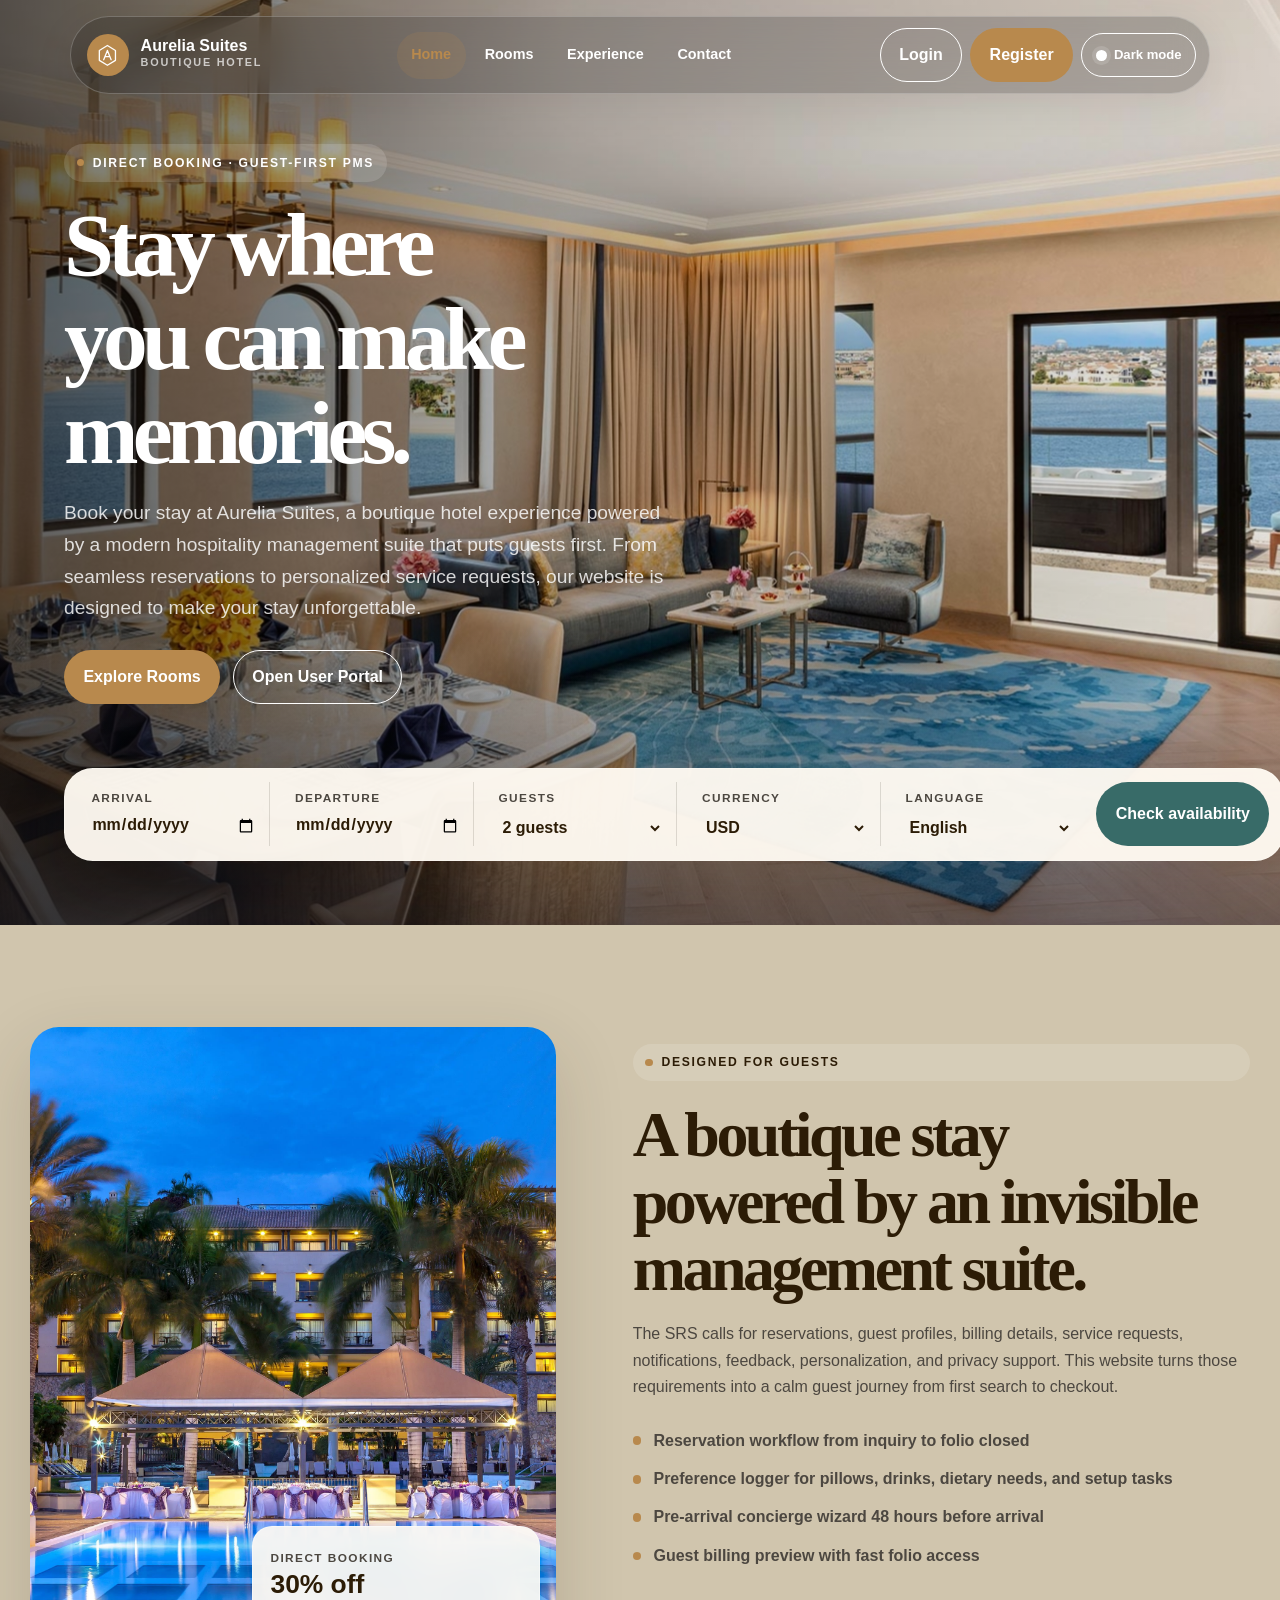
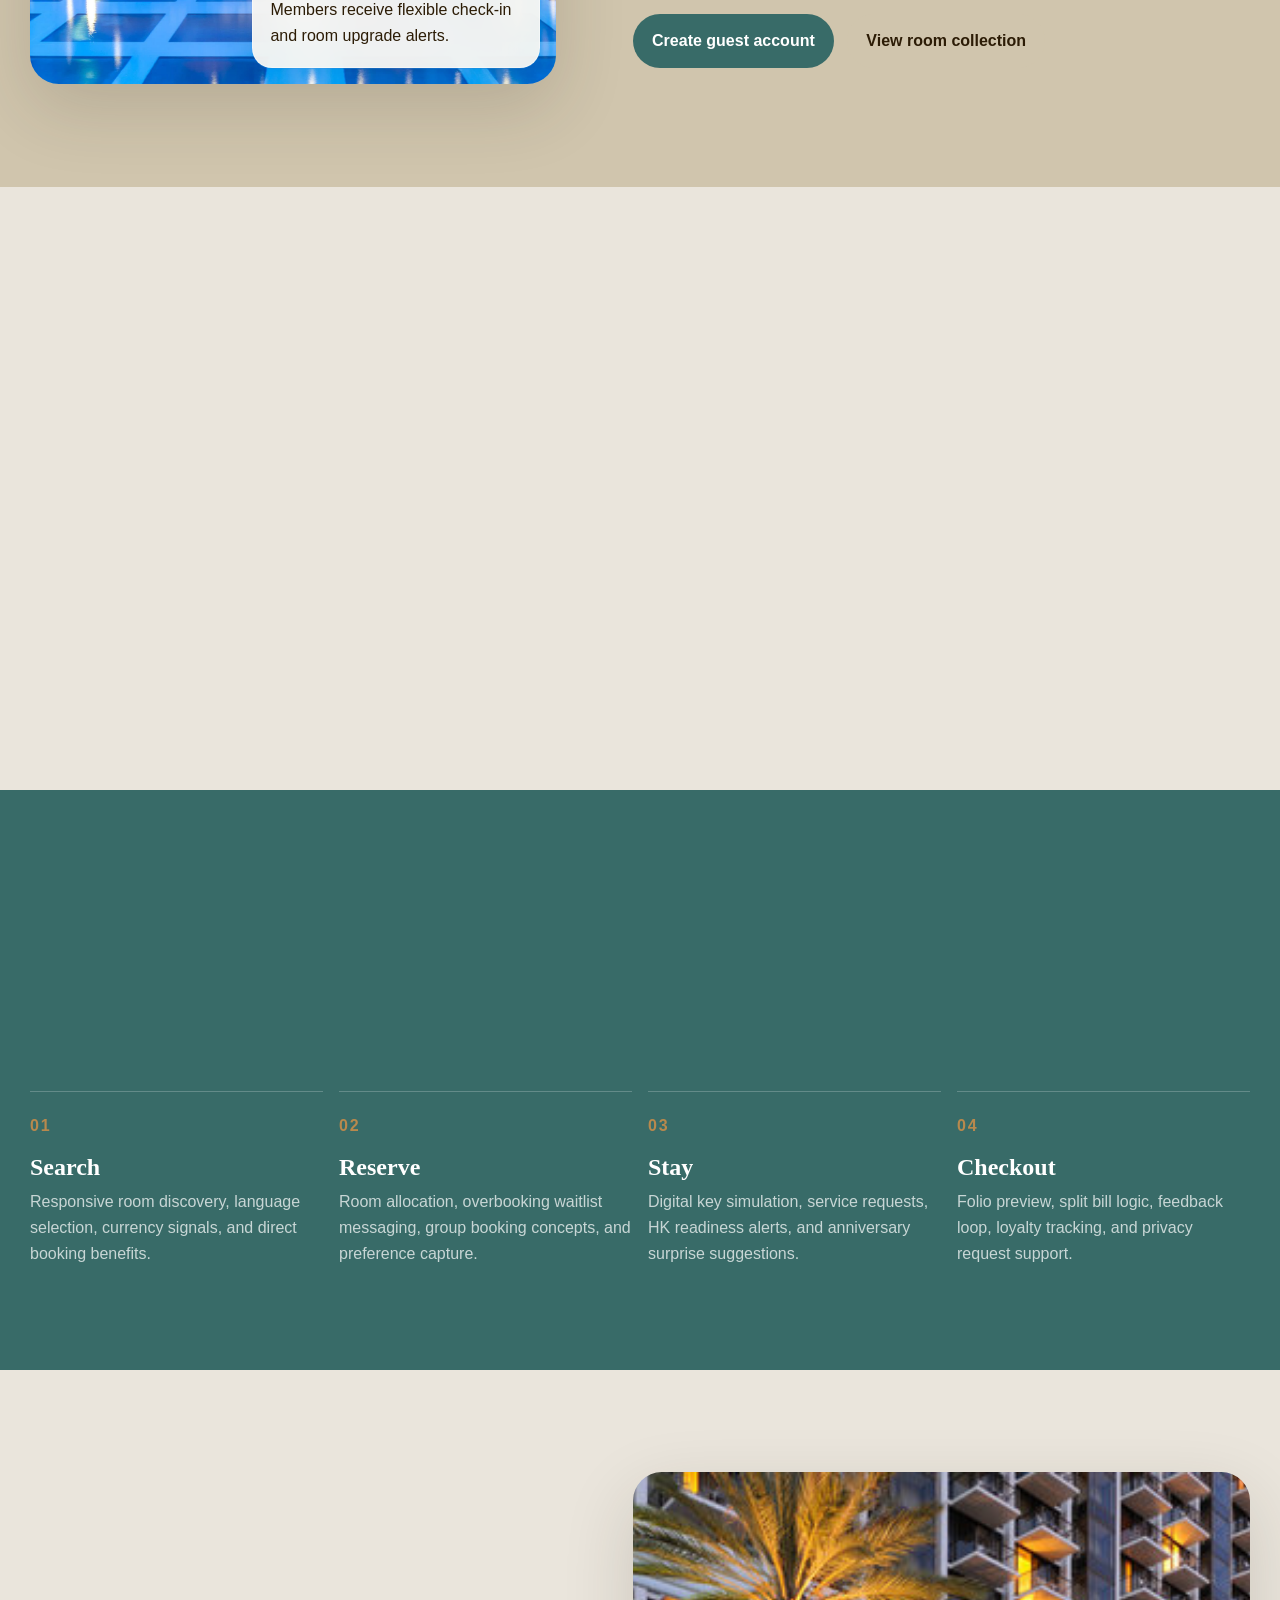
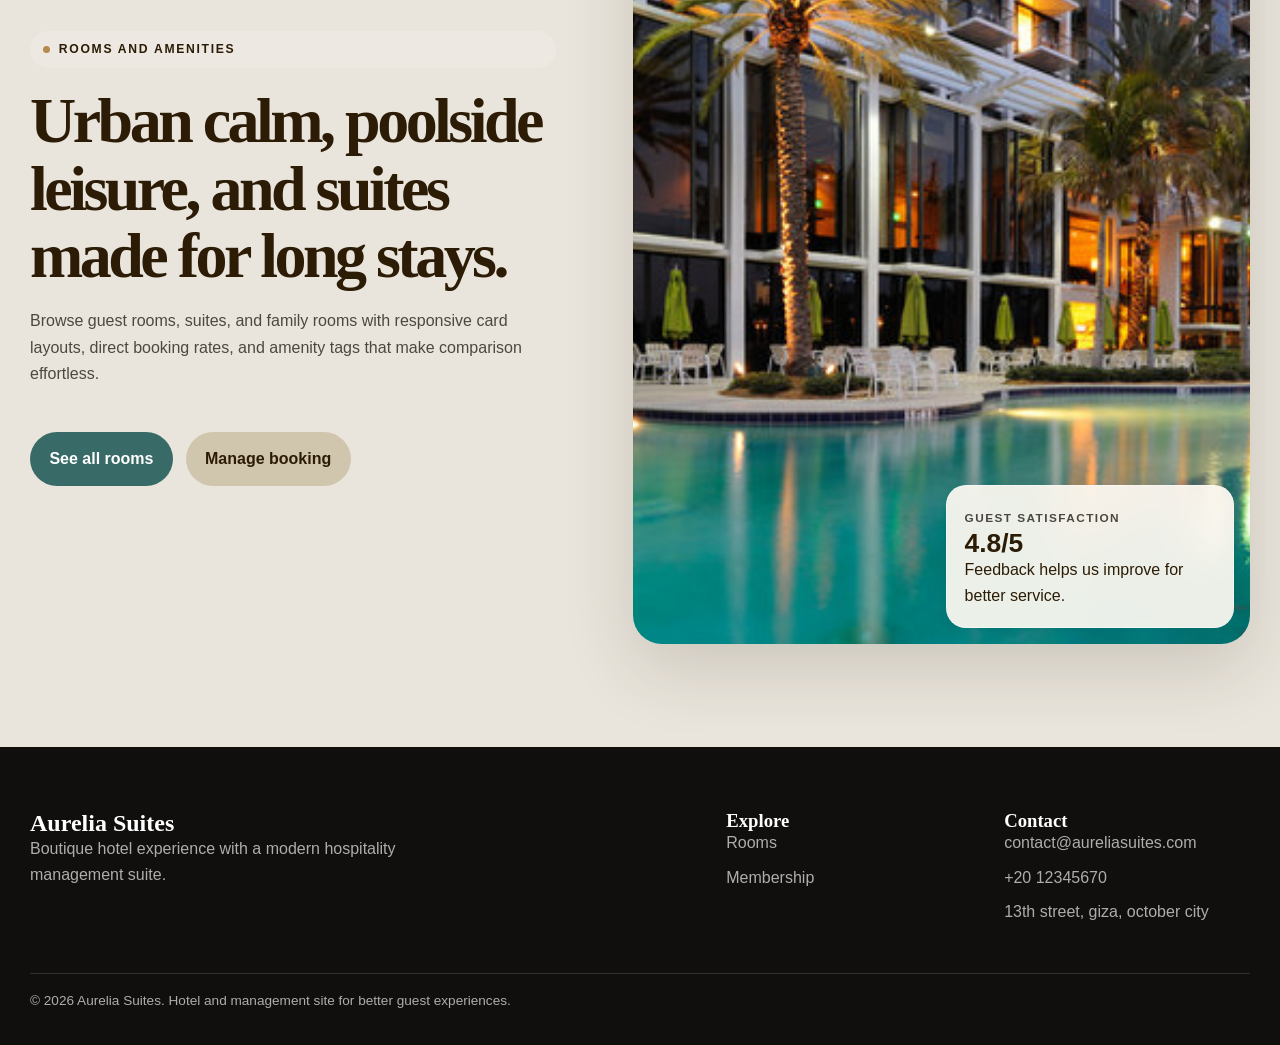
<file: aurelia-hotel-guest-site/index.html>
<!DOCTYPE html>
<html lang="en">
  <head>
    <meta charset="UTF-8" />
    <meta name="viewport" content="width=device-width, initial-scale=1.0" />
    <title>Aurelia Suites</title>
    <meta
      name="description"
      content="A hotel website for Aurelia Suites."
    />
    <link rel="stylesheet" href="css/style.css" />
  </head>
  
  <body>
    <a class="skip-link" href="#main">Skip to content</a>
    <header class="site-header" data-header>

      <div class="nav-shell">
        <a class="brand" href="index.html" aria-label="Aurelia Suites home">

          <span class="brand-mark" aria-hidden="true">
            <svg viewBox="0 0 40 40" focusable="false">
              <path d="M20 4 33 12v16L20 36 7 28V12L20 4Z" />
              <path d="M14 27 20 12l6 15M16.7 22h6.6" />
            </svg>
          </span>

          <span class="brand-copy"><strong>Aurelia Suites</strong><span>Boutique Hotel</span></span>
        </a>


        <nav class="nav-links" aria-label="Main navigation">
          <a class="active" href="index.html">Home</a>
          <a href="rooms.html">Rooms</a>
          <a href="#experience">Experience</a>
          <a href="#contact">Contact</a>
        </nav>


        <div class="nav-actions">
          <a class="btn btn-outline" href="login.html">Login</a>
          <a class="btn btn-gold" href="register.html">Register</a>
          <button class="theme-toggle" type="button" data-theme-toggle aria-label="Switch color theme">Dark mode</button>
        </div>


        <button class="menu-toggle" type="button" data-menu-toggle aria-label="Open menu" aria-expanded="false">
          <span></span><span></span>
        </button>
      </div>

    </header>


    
    <main id="main">
      <section class="hero hero-home">
        <div class="hero-inner">
          <div class="hero-content reveal">
            <span class="eyebrow">Direct booking · Guest-first PMS</span>
            <h1>Stay where you can make memories.</h1>
            <p>
              Book your stay at Aurelia Suites, a boutique hotel experience powered by a modern
               hospitality management suite that puts guests first. 
              From seamless reservations to personalized service requests,
               our website is designed to make your stay unforgettable.  
            </p>
            <div class="hero-actions">
              <a class="btn btn-gold" href="rooms.html">Explore Rooms</a>
              <a class="btn btn-outline" href="guest-dashboard.html">Open User Portal</a>
            </div>
          </div>


          <form class="booking-bar reveal" data-booking-form data-redirect="rooms.html">

            <div class="booking-field">
              <label for="arrival">Arrival</label>
              <input id="arrival" name="arrival" type="date" required />
            </div>

            <div class="booking-field">
              <label for="departure">Departure</label>
              <input id="departure" name="departure" type="date" required />
            </div>

            <div class="booking-field">
              <label for="guests">Guests</label>
              <select id="guests" name="guests">
                <option>1 guest</option>
                <option selected>2 guests</option>
                <option>3 guests</option>
                <option>4 guests</option>
              </select>
            </div>
            
            <div class="booking-field">
              <label for="currency">Currency</label>
              <select id="currency" name="currency">
                <option>USD</option>
                <option>EUR</option>
                <option>EGP</option>
                <option>SAR</option>
              </select>
            </div>
            <div class="booking-field">
              <label for="language">Language</label>
              <select id="language" name="language">
                <option>English</option>
                <option>Arabic</option>
                <option>French</option>
              </select>
            </div>
            <button class="btn btn-primary" type="submit">Check availability</button>
            <p class="form-message" aria-live="polite"></p>
          </form>
        </div>
      </section>

      
      <section class="section section-alt">
        <div class="section-inner split">
          <div class="image-frame reveal">
            <img src="assets/images/wp8815354.jpg" alt="Grand boutique hotel" loading="lazy" />
            <div class="floating-card">
              <span class="label">Direct booking</span>
              <strong>30% off</strong>
              <p>Members receive flexible check-in and room upgrade alerts.</p>
            </div>
          </div>
          <div class="content-stack reveal">
            <span class="eyebrow">Designed for guests</span>
            <h2>A boutique stay powered by an invisible management suite.</h2>
            <p>
              The SRS calls for reservations, guest profiles, billing details, service requests,
              notifications, feedback, personalization, and privacy support. This website turns those
              requirements into a calm guest journey from first search to checkout.
            </p>
            <ul class="feature-list">
              <li>Reservation workflow from inquiry to folio closed</li>
              <li>Preference logger for pillows, drinks, dietary needs, and setup tasks</li>
              <li>Pre-arrival concierge wizard 48 hours before arrival</li>
              <li>Guest billing preview with fast folio access</li>
            </ul>
            <div class="button-row">
              <a class="btn btn-primary" href="register.html">Create guest account</a>
              <a class="btn btn-soft" href="rooms.html">View room collection</a>
            </div>
          </div>
        </div>
      </section>


      <section class="section" id="experience">
        <div class="section-inner">


          <div class="section-heading reveal">

            <h2>Hospitality features make each moment more lively.</h2>

            <p>
              From booking to post-stay feedback, the guest experience is supported by features that
              bring the warmth of hospitality to every step of the journey.
            </p>

          </div>


          <div class="cards-grid">

            <article class="feature-card reveal">
              <span class="status gold">Pre-arrival</span>
              <h3>Concierge wizard</h3>
              <p>Collect arrival time, transport requests, dietary needs, and celebration notes before the stay begins.</p>
            </article>

            <article class="feature-card reveal">
              <span class="status">During stay</span>
              <h3>Services and alerts</h3>
              <p>Guests can request housekeeping, spa, café, maintenance, or room dining and receive status notifications at anytime.</p>
            </article>

            <article class="feature-card reveal">
              <span class="status warn">Checkout</span>
              <h3>Folio and feedback</h3>
              <p>Billing details, split-bill concepts, cancellation fees, and post-stay feedback are visible from the portal.</p>
            </article>

          </div>
        </div>
      </section>


      <section class="section section-dark">

        <div class="section-inner">
          <div class="section-heading reveal">
            <h2>The guest journey, reimagined.</h2>
            <p>Scrollable moments give guests confidence at every stage, while the PMS handles the operational logic behind the scenes.</p>
          </div>
          
          <div class="journey">

            <article class="journey-step reveal">
              <h3>Search</h3>
              <p>Responsive room discovery, language selection, currency signals, and direct booking benefits.</p>
            </article>

            <article class="journey-step reveal">
              <h3>Reserve</h3>
              <p>Room allocation, overbooking waitlist messaging, group booking concepts, and preference capture.</p>
            </article>

            <article class="journey-step reveal">
              <h3>Stay</h3>
              <p>Digital key simulation, service requests, HK readiness alerts, and anniversary surprise suggestions.</p>
            </article>

            <article class="journey-step reveal">
              <h3>Checkout</h3>
              <p>Folio preview, split bill logic, feedback loop, loyalty tracking, and privacy request support.</p>
            </article>
            
          </div>
        </div>
      </section>


      <section class="section">
        <div class="section-inner split">

          <div class="content-stack reveal">
            <span class="eyebrow">Rooms and amenities</span>
            <h2>Urban calm, poolside leisure, and suites made for long stays.</h2>
            <p>
              Browse guest rooms, suites, and family rooms with responsive card layouts, direct booking
              rates, and amenity tags that make comparison effortless.
            </p>
            <div class="button-row">
              <a class="btn btn-primary" href="rooms.html">See all rooms</a>
              <a class="btn btn-soft" href="login.html">Manage booking</a>
            </div>
          </div>

          <div class="image-frame reveal">
            <img src="assets/images/360_F_29133877_bfA2n7cWV53fto2BomyZ6pyRujJTBwjd.jpg" alt="hotel pic" loading="lazy" />
            <div class="floating-card">
              <span class="label">Guest satisfaction</span>
              <strong>4.8/5</strong>
              <p>Feedback helps us improve for better service.</p>
            </div>
          </div>

        </div>
      </section>

    </main>


    <footer class="footer" id="contact">
      <div class="footer-inner">
        <div class="footer-grid">

          <div>
            <h2>Aurelia Suites</h2>
            <p>Boutique hotel experience with a modern hospitality management suite.</p>
          </div>
          
                    <div>

          </div>

          <div>
            <h3>Explore</h3>
            <ul>
              <li><a href="rooms.html">Rooms</a></li>
              <li><a href="register.html">Membership</a></li>
            </ul>
          </div>



          <div>
            <h3>Contact</h3>
            <ul>
              <li><a href="mailto:contact@aureliasuites.com">contact@aureliasuites.com</a></li>
              <li><a href="tel:+2012345670">+20 12345670</a></li>
              <li><a href="#">13th street, giza, october city </a></li>
            </ul>
          </div>

        </div>
        <p class="footer-bottom">© <span data-year></span> Aurelia Suites. Hotel and management site for better guest experiences.</p>
      </div>
    </footer>
    <script src="js/main.js"></script>
  </body>
</html>
</file>
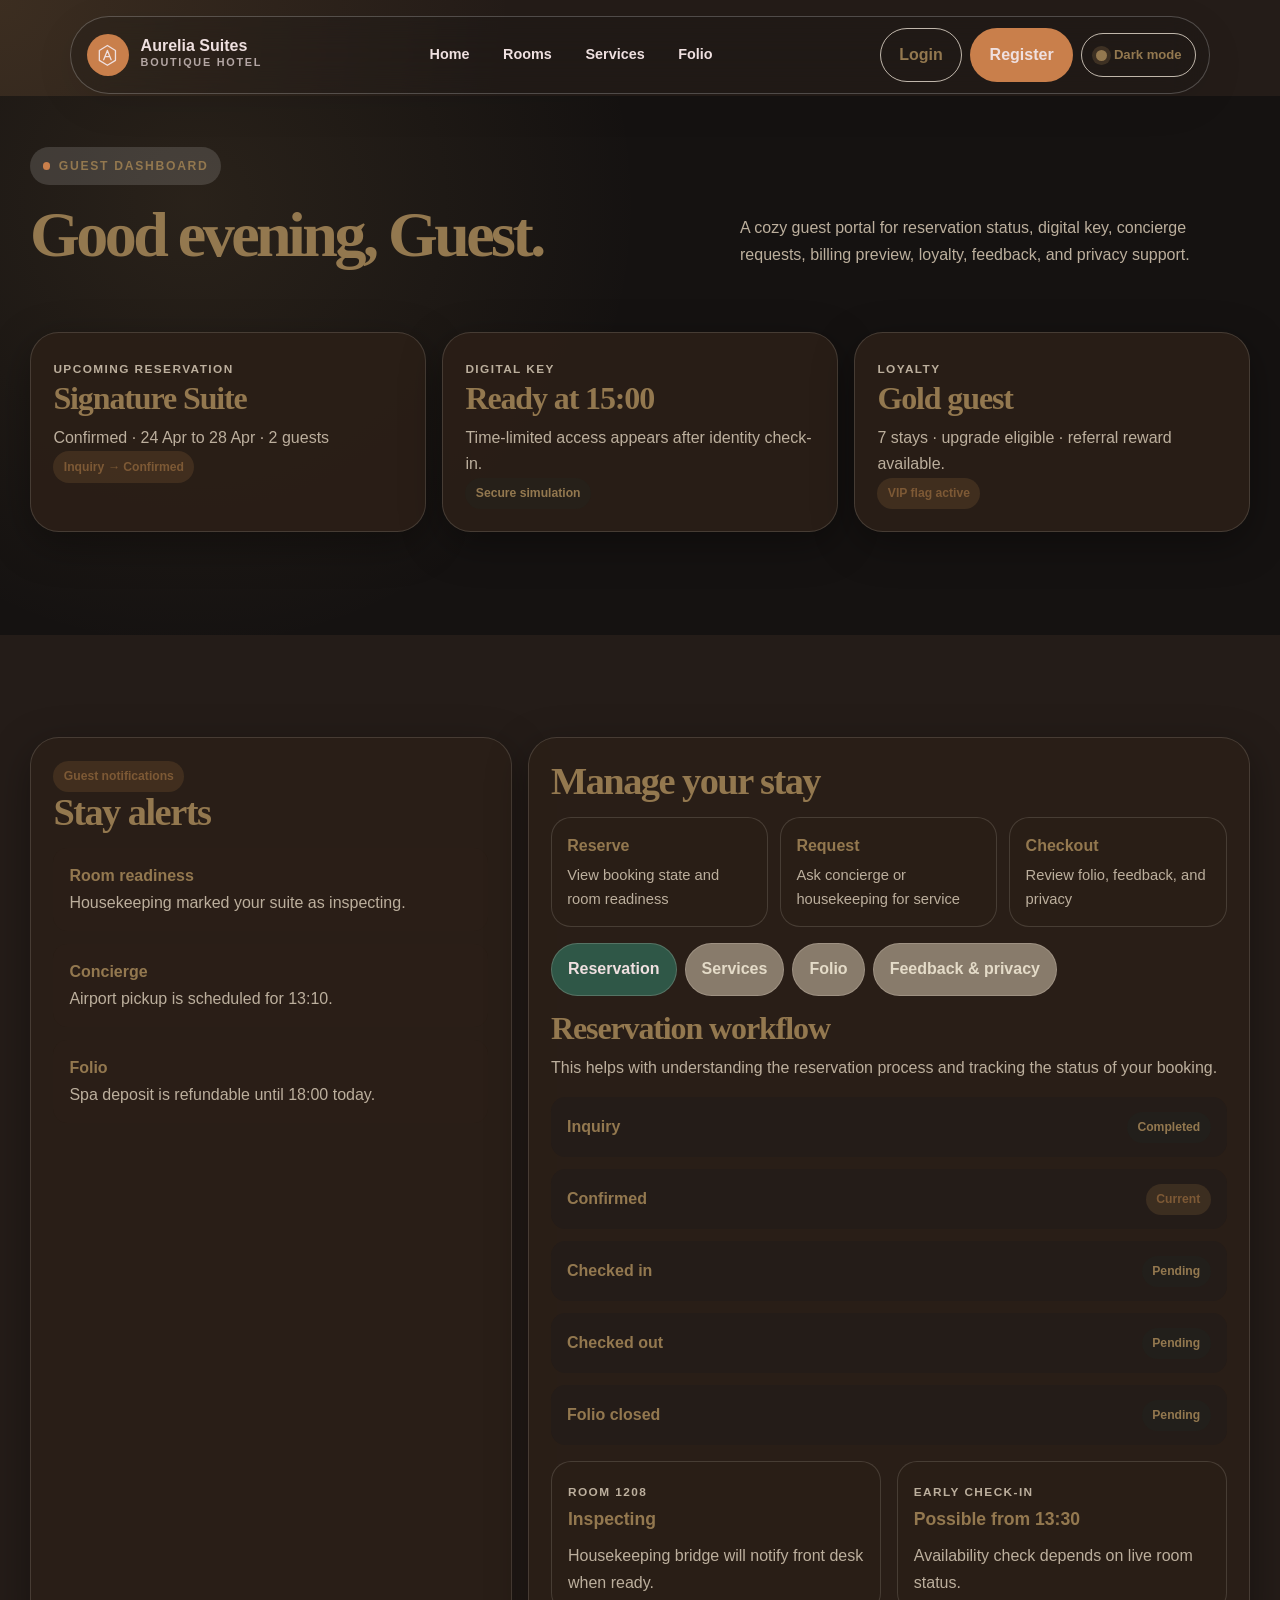
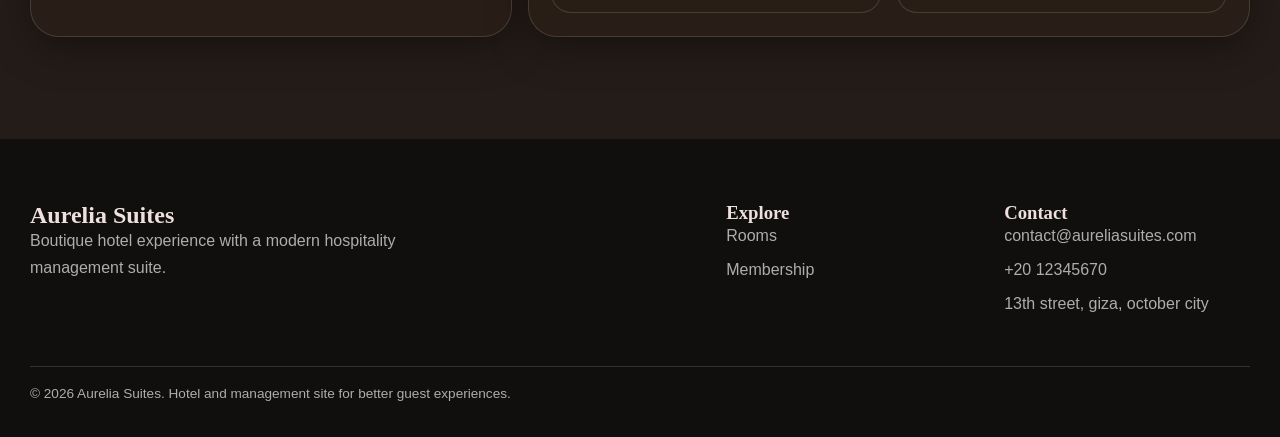
<file: aurelia-hotel-guest-site/guest-dashboard.html>
<!DOCTYPE html>
<html lang="en">
  <head>
    <meta charset="UTF-8" />
    <meta name="viewport" content="responsive" />
    <title>User Portal</title>
    <meta
      name="description" content="Aurelia Suites user portal prototype."/>
    <link rel="stylesheet" href="css/style.css" />
  </head>
  <body>

    <a class="skip-link" href="#main">Skip to content</a>

    <header class="site-header light" data-header>


      <div class="nav-shell">
        <a class="brand" href="index.html" aria-label="Aurelia Suites home">
          <span class="brand-mark" aria-hidden="true">
            <svg viewBox="0 0 40 40" focusable="false">
              <path d="M20 4 33 12v16L20 36 7 28V12L20 4Z" />
              <path d="M14 27 20 12l6 15M16.7 22h6.6" />
            </svg>
          </span>
          <span class="brand-copy"><strong>Aurelia Suites</strong><span>Boutique Hotel</span></span>
        </a>

        <nav class="nav-links" aria-label="Main navigation">
          <a href="index.html">Home</a>
          <a href="rooms.html">Rooms</a>
          <a href="#services" data-guest-only-nav>Services</a>
          <a href="#folio" data-guest-only-nav>Folio</a>
        </nav>


        <div class="nav-actions">
          <a class="btn btn-outline" href="login.html">Login</a>
          <a class="btn btn-gold" href="register.html">Register</a>
          <button class="theme-toggle" type="button" data-theme-toggle aria-label="Switch color theme">Dark mode</button>
        </div>

        <button class="menu-toggle" type="button" data-menu-toggle aria-label="Open menu" aria-expanded="false">
          <span></span><span></span>
        </button>

      </div>
    </header>

    <main id="main" class="dashboard-shell">


      <section class="section section-alt">
        <div class="section-inner">
          <div class="section-heading reveal">
            
            <div>
              <span class="eyebrow" data-role-label>Guest dashboard</span>
              <h1 class="dashboard-title" data-dashboard-greeting>Good evening, Leila.</h1>
            </div>
            
            <p data-dashboard-summary>
              A single guest portal for reservation status, digital key, concierge requests, billing
              preview, loyalty, feedback, and privacy support.
            
            </p>
          </div>

          
          <div class="dashboard-kpis" data-dashboard-kpis>
          
            <article class="dashboard-card reveal">
              <span class="label">Upcoming reservation</span>
              <h3>Signature Suite</h3>
              <p>Confirmed · 24 Apr to 28 Apr · 2 guests</p>
              <span class="status gold">Inquiry → Confirmed</span>
            </article>
          
            <article class="dashboard-card reveal">
              <span class="label">Digital key</span>
              <h3>Ready at 15:00</h3>
              <p>Time-limited access appears after identity check-in.</p>
              <span class="status">Secure simulation</span>
            </article>
          
            <article class="dashboard-card reveal">
              <span class="label">Loyalty</span>
              <h3>Gold guest</h3>
              <p>7 stays · upgrade eligible · referral reward available.</p>
              <span class="status gold">VIP flag active</span>
            </article>
          
          </div>
        </div>
      </section>

      <section class="section">
        <div class="section-inner dashboard-grid">

          <aside class="dashboard-card reveal">
            <span class="status gold" data-notification-badge>Notifications</span>
            <h2 data-notification-title>Stay alerts</h2>
            <ul class="notification-list" data-notification-list>
              <li>
                <strong>Room readiness</strong>
                <span>Housekeeping marked your suite as inspecting.</span>
              </li>

              <li>
                <strong>Concierge</strong>
                <span>Airport pickup is scheduled for 13:10.</span>
              </li>
              
              <li>
                <strong>Folio</strong>
                <span>Spa deposit is refundable until 18:00 today.</span>
              </li>
            
            </ul>
          </aside>


          <section class="dashboard-card reveal" aria-labelledby="portal-tabs-title" data-dashboard-workspace>
            
            <h2 id="portal-tabs-title" data-portal-title>Manage your stay</h2>


            <div class="role-action-grid" data-role-actions></div>
            <div data-guest-workspace>
              
              <div class="tabs" role="tablist" aria-label="Guest portal sections">
                <button class="tab-btn active" type="button" data-tab="reservation">Reservation</button>
                <button class="tab-btn" type="button" data-tab="services">Services</button>
                <button class="tab-btn" type="button" data-tab="folio">Folio</button>
                <button class="tab-btn" type="button" data-tab="feedback">Feedback & privacy</button>
              </div>

              <div class="tab-panel active" data-tab-panel="reservation">
                <h3>Reservation workflow</h3>
                <p>
                  This helps with understanding the reservation process and tracking the status of your booking.
                </p>
                <ul class="reservation-track">
                  <li><strong>Inquiry</strong><span class="status">Completed</span></li>
                  <li><strong>Confirmed</strong><span class="status gold">Current</span></li>
                  <li><strong>Checked in</strong><span class="status">Pending</span></li>
                  <li><strong>Checked out</strong><span class="status">Pending</span></li>
                  <li><strong>Folio closed</strong><span class="status">Pending</span></li>
                </ul>

                <div class="mini-grid">
                
                  <article>
                    <span class="label">Room 1208</span>
                    <strong>Inspecting</strong>
                    <p>Housekeeping bridge will notify front desk when ready.</p>
                  </article>

                  <article>
                    <span class="label">Early check-in</span>
                    <strong>Possible from 13:30</strong>
                    <p>Availability check depends on live room status.</p>
                  </article>
                </div>

              </div>


              <div class="tab-panel" data-tab-panel="services" id="services">
                <h3>Request a service</h3>
                <p>Send a concierge, housekeeping, maintenance, spa, or café request from the guest portal.</p>

                <form class="form-grid compact-form" data-request-form>

                  <div class="field-row">

                    <div class="field">
                      <label for="service-type">Service type</label>
                      <select id="service-type" name="serviceType">
                        <option>Concierge</option>
                        <option>Housekeeping</option>
                        <option>Maintenance</option>
                        <option>Spa</option>
                        <option>Café / Room dining</option>
                      </select>
                    </div>

                    <div class="field">
                      <label for="service-time">Preferred time</label>
                      <input id="service-time" name="serviceTime" type="time" />
                    </div>

                  </div>

                  <div class="field">
                    <label for="service-notes">Notes</label>
                    <textarea id="service-notes" name="serviceNotes" placeholder="Example: extra towels, late checkout request, dinner reservation"></textarea>
                  </div>
                  
                  <button class="btn btn-primary" type="submit">Send request</button>
                  <p class="form-message" aria-live="polite"></p>
                </form>

              </div>


              <div class="tab-panel" data-tab-panel="folio" id="folio">
                <h3>Billing and folio preview</h3>
                <p>Guests can see charges, tax, service fees, cancellation fee signals, and split-bill actions.</p>
                <div class="table-wrap">
                  <table>

                    <thead>
                      <tr>
                        <th>Item</th>
                        <th>Date</th>
                        <th>Status</th>
                        <th>Amount</th>
                      </tr>
                    </thead>

                    <tbody>

                      <tr>
                        <td>Signature Suite</td>
                        <td>24 Apr</td>
                        <td>Posted</td>
                        <td>$320.00</td>
                      </tr>
                      <tr>
                        <td>Spa reservation</td>
                        <td>25 Apr</td>
                        <td>Cancelable until 18:00</td>
                        <td>$75.00</td>
                      </tr>
                      <tr>
                        <td>Café POS charge</td>
                        <td>25 Apr</td>
                        <td>Pending</td>
                        <td>$28.50</td>
                      </tr>
                      <tr>
                        <td>Taxes and fees</td>
                        <td>Estimate</td>
                        <td>Calculated</td>
                        <td>$46.20</td>
                      </tr>

                    </tbody>
                  </table>
                </div>

                <div class="button-row">
                  <button class="btn btn-primary" type="button">Request split bill</button>
                  <button class="btn btn-soft" type="button">Change currency</button>
                </div>

              </div>


              <div class="tab-panel" data-tab-panel="feedback" id="feedback">
                <h3>Feedback and privacy</h3>
                <p>
                  Post-stay feedback, loyalty history, right-to-be-forgotten requests, and GDPR-style privacy
                  actions are represented here.
                </p>

                <form class="form-grid compact-form" data-request-form>

                  <div class="field">
                    <label for="feedback-score">Stay rating</label>
                    <select id="feedback-score" name="feedbackScore">
                      <option>5 · Excellent</option>
                      <option>4 · Very good</option>
                      <option>3 · Good</option>
                      <option>2 · Needs improvement</option>
                      <option>1 · Poor</option>
                    </select>
                  </div>

                  <div class="field">
                    <label for="feedback-notes">Feedback</label>
                    <textarea id="feedback-notes" name="feedbackNotes" placeholder="Tell us what made the stay memorable or what should improve."></textarea>
                  </div>
                  <button class="btn btn-primary" type="submit">Submit feedback</button>
                  <p class="form-message" aria-live="polite"></p>
                </form>
                <div class="privacy-box">
                  <strong>Privacy request center</strong>
                  <p>Request profile export, preference correction, or account deletion review.</p>
                  <button class="btn btn-soft" type="button">Request data deletion</button>
                </div>
              </div>
            </div>
            <div class="staff-workspace hidden" data-staff-workspace aria-live="polite"></div>
          </section>
        </div>
      </section>
    </main>


    <footer class="footer" id="contact">
      <div class="footer-inner">
        <div class="footer-grid">

          <div>
            <h2>Aurelia Suites</h2>
            <p>Boutique hotel experience with a modern hospitality management suite.</p>
          </div>
          
                    <div>

          </div>

          <div>
            <h3>Explore</h3>
            <ul>
              <li><a href="rooms.html">Rooms</a></li>
              <li><a href="register.html">Membership</a></li>
            </ul>
          </div>



          <div>
            <h3>Contact</h3>
            <ul>
              <li><a href="mailto:contact@aureliasuites.com">contact@aureliasuites.com</a></li>
              <li><a href="tel:+2012345670">+20 12345670</a></li>
              <li><a href="#">13th street, giza, october city </a></li>
            </ul>
          </div>

        </div>
        <p class="footer-bottom">© <span data-year></span> Aurelia Suites. Hotel and management site for better guest experiences.</p>
      </div>
    </footer>
    <script src="js/main.js"></script>
  </body>
</html>
</file>
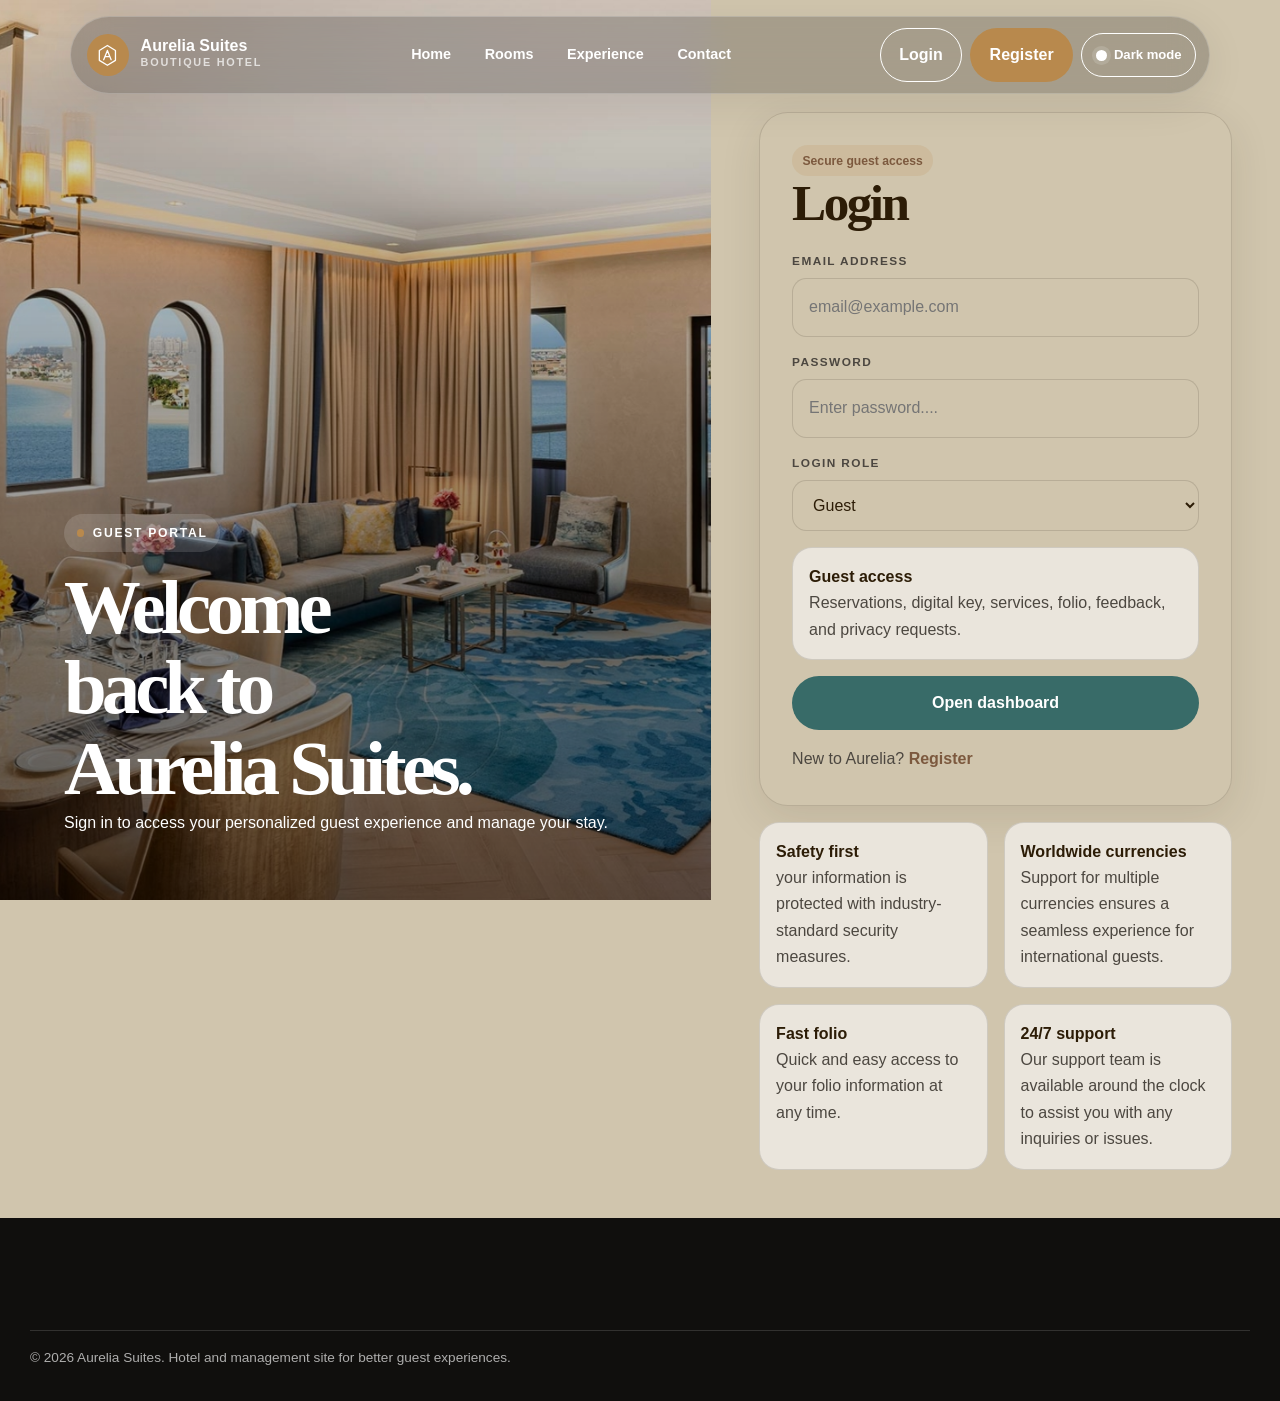
<file: aurelia-hotel-guest-site/login.html>
<!DOCTYPE html>
<html lang="en">
  <head>
    <meta charset="UTF-8" />
    <meta name="viewport" content="width=device-width, initial-scale=1.0" />
    <title>User Login</title>
    <meta name="description" content="Login to the Aurelia Suites." />
    <link rel="stylesheet" href="css/style.css" />
  </head>


  <body>
    <a class="skip-link" href="#main">Skip to content</a>
    <header class="site-header" data-header>

      <div class="nav-shell">
        <a class="brand" href="index.html" aria-label="Aurelia Suites home">
          <span class="brand-mark" aria-hidden="true">
            <svg viewBox="0 0 40 40" focusable="false">
              <path d="M20 4 33 12v16L20 36 7 28V12L20 4Z" />
              <path d="M14 27 20 12l6 15M16.7 22h6.6" />
            </svg>
          </span>
          <span class="brand-copy"><strong>Aurelia Suites</strong><span>Boutique Hotel</span></span>
        </a>

        <nav class="nav-links" aria-label="Main navigation">
          <a href="index.html">Home</a>
          <a href="rooms.html">Rooms</a>
          <a href="index.html#experience">Experience</a>
          <a href="index.html#contact">Contact</a>
        </nav>

        <div class="nav-actions">
          <a class="btn btn-outline active" href="login.html">Login</a>
          <a class="btn btn-gold" href="register.html">Register</a>
          <button class="theme-toggle" type="button" data-theme-toggle aria-label="Switch color theme">Dark mode</button>
        </div>

        <button class="menu-toggle" type="button" data-menu-toggle aria-label="Open menu" aria-expanded="false">
          <span></span><span></span>
        </button>

      </div>

    </header>


    <main id="main" class="auth-layout">


      <section class="auth-visual">
        <div class="auth-copy reveal">
          <span class="eyebrow">Guest portal</span>
          <h1>Welcome back to Aurelia Suites.</h1>
          <p>
            Sign in to access your personalized guest experience and manage your stay.
          </p>
        </div>
      </section>


      <section class="auth-panel" aria-labelledby="login-title">

        <div class="auth-card reveal">
          <span class="status gold">Secure guest access</span>
          <h2 id="login-title">Login</h2>

          <form class="form-grid" data-auth-form>


            <div class="field">
              <label for="login-email">Email address</label>
              <input id="login-email" name="email" type="email" placeholder="email@example.com" required />
            </div>

            <div class="field">
              <label for="login-password">Password</label>
              <input id="login-password" name="password" type="password" placeholder="Enter password...." required />
            </div>

            <div class="field">
              <label for="login-role">Login role</label>
              <select id="login-role" name="role" data-role-select>
                <option value="guest" selected>Guest</option>
                <option value="manager">Manager</option>
                <option value="frontDesk">Front desk</option>
                <option value="housekeeper">Housekeeper</option>
                <option value="accountant">Accountant</option>
                <option value="cafeStaff">Café staff</option>
                <option value="itAdmin">IT administrator</option>
              </select>
            </div>

            <div class="role-preview" data-role-preview>
              <strong>Guest access</strong>
              <span>Reservations, digital key, services, folio, feedback, and privacy requests.</span>
            </div>
             
            <button class="btn btn-primary" type="submit">Open dashboard</button>
            <p class="form-message" aria-live="polite"></p>
          </form>

          <p class="auth-note">
            New to Aurelia? <a href="register.html">Register</a>
          </p>
        </div>

        <div class="auth-meta reveal">
          <article>
            <strong>Safety first</strong>
            <span>your information is protected with industry-standard security measures.</span>
          </article>

          <article>
            <strong>Worldwide currencies</strong>
            <span>Support for multiple currencies ensures a seamless experience for international guests.</span>
          </article>

          <article>
            <strong>Fast folio</strong>
            <span>Quick and easy access to your folio information at any time.</span>
          </article>
          
          <article>
            <strong>24/7 support</strong>
            <span>Our support team is available around the clock to assist you with any inquiries or issues.</span>
          </article>
        </div>
      </section>
    </main>

    <footer class="footer" id="contact">
      <div class="footer-inner">
        <p class="footer-bottom">© <span data-year></span> Aurelia Suites. Hotel and management site for better guest experiences.</p>
      </div>
    </footer>

    <script src="js/main.js"></script>
  </body>
</html>
</file>
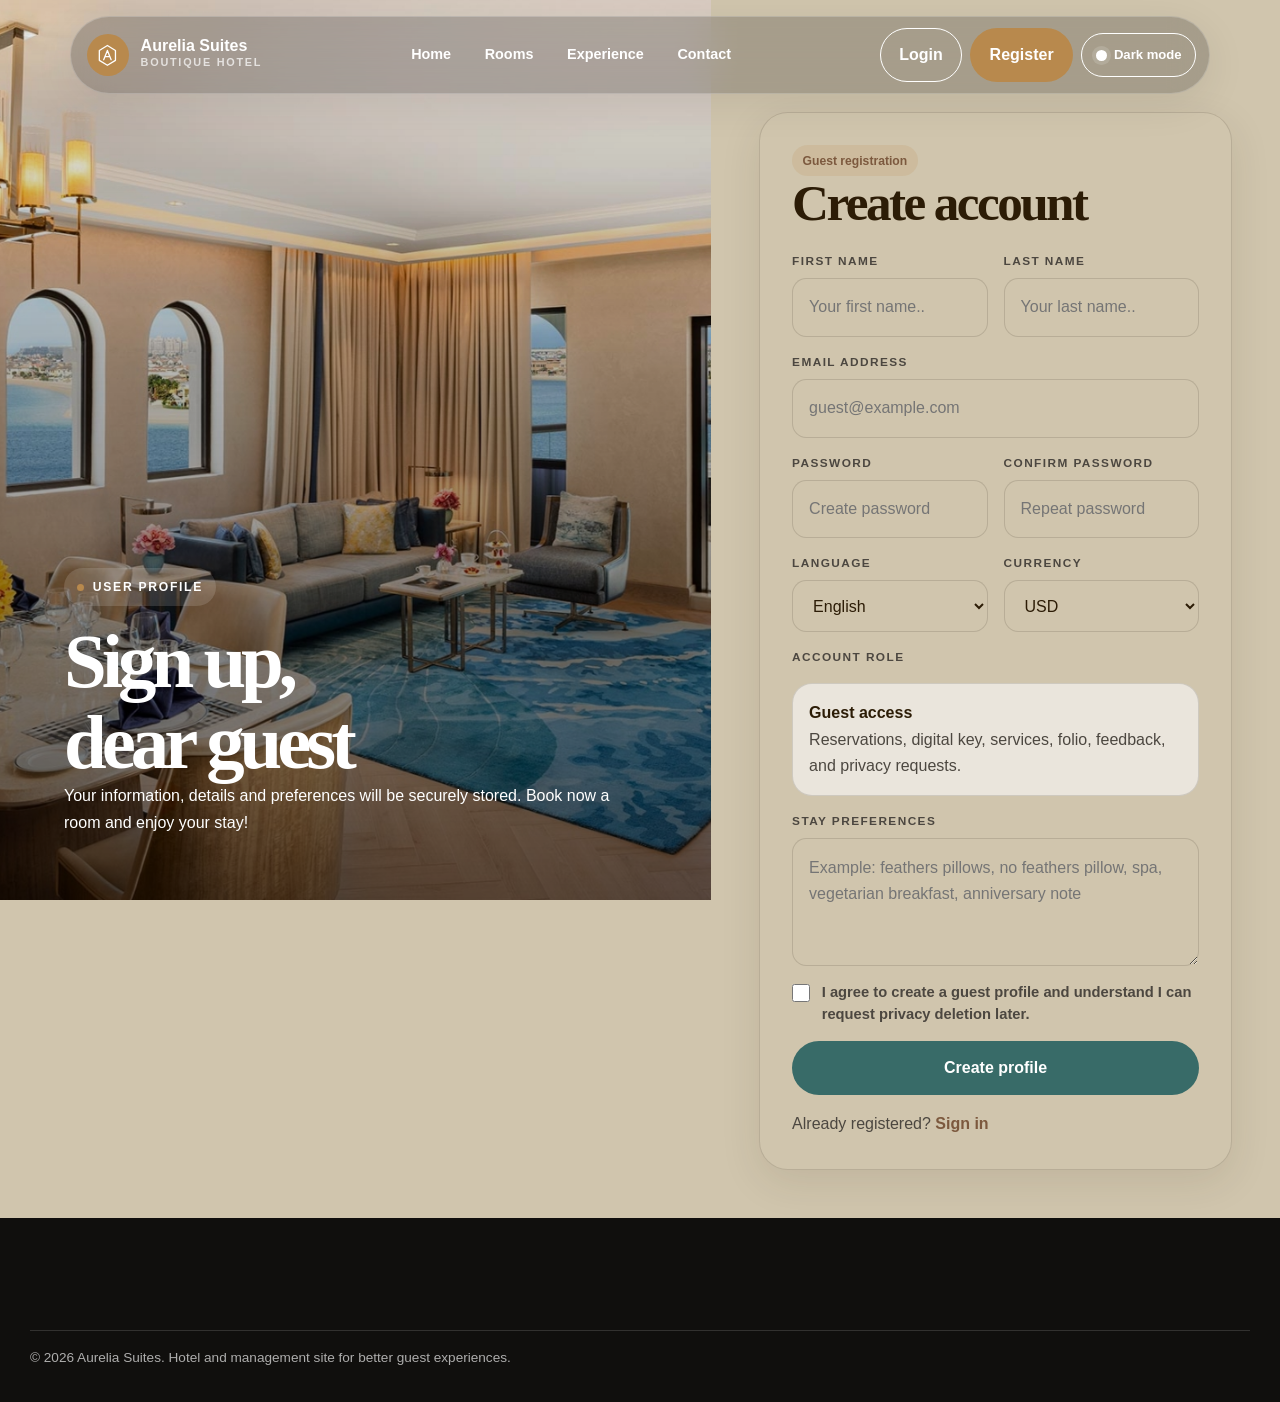
<file: aurelia-hotel-guest-site/register.html>
<!DOCTYPE html>
<html lang="en">
  <head>
    <meta charset="UTF-8" />
    <meta name="viewport" content="width=device-width, initial-scale=1.0" />
    <title>Register User Account</title>
    <meta
      name="description"
      content="Register an Aurelia Suites user profile with preferences, language, currency, and concierge details for a personalized hotel stay."
    />
    <link rel="stylesheet" href="css/style.css" />
  </head>


  <body>


    <a class="skip-link" href="#main">Skip to content</a>
    <header class="site-header" data-header>
      
      <div class="nav-shell">
        <a class="brand" href="index.html" aria-label="Aurelia Suites home">
          <span class="brand-mark" aria-hidden="true">
            <svg viewBox="0 0 40 40" focusable="false">
              <path d="M20 4 33 12v16L20 36 7 28V12L20 4Z" />
              <path d="M14 27 20 12l6 15M16.7 22h6.6" />
            </svg>
          </span>
          <span class="brand-copy"><strong>Aurelia Suites</strong><span>Boutique Hotel</span></span>
        </a>


        <nav class="nav-links" aria-label="Main navigation">
          <a href="index.html">Home</a>
          <a href="rooms.html">Rooms</a>
          <a href="index.html#experience">Experience</a>
          <a href="index.html#contact">Contact</a>
        </nav>


        <div class="nav-actions">
          <a class="btn btn-outline" href="login.html">Login</a>
          <a class="btn btn-gold active" href="register.html">Register</a>
          <button class="theme-toggle" type="button" data-theme-toggle aria-label="Switch color theme">Dark mode</button>
        </div>

        <button class="menu-toggle" type="button" data-menu-toggle aria-label="Open menu" aria-expanded="false">
                    <span></span><span></span>

        </button>

      </div>
    </header>

    <main id="main" class="auth-layout auth-layout-register">

      <section class="auth-visual auth-visual-register">

        <div class="auth-copy reveal">
          <span class="eyebrow">User profile</span>
          <h1>Sign up, dear guest</h1>
          <p>
            Your information, details and preferences will be securely stored. Book now a room and enjoy your stay!
          </p>
        </div>
      </section>

      <section class="auth-panel" aria-labelledby="register-title">
        <div class="auth-card reveal">

          <span class="status gold">Guest registration</span>
          <h2 id="register-title">Create account</h2>
          

          <form class="form-grid" data-auth-form>
            <div class="field-row">

              <div class="field">
                <label for="first-name">First name</label>
                <input id="first-name" name="firstName" type="text" placeholder="Your first name.." required />
              </div>

              <div class="field">
                <label for="last-name">Last name</label>
                <input id="last-name" name="lastName" type="text" placeholder="Your last name.." required />
              </div>
            </div>

            <div class="field">
              <label for="register-email">Email address</label>
              <input id="register-email" name="email" type="email" placeholder="guest@example.com" required />
            </div>

            <div class="field-row">
              <div class="field">
                <label for="register-password">Password</label>
                <input id="register-password" name="password" type="password" placeholder="Create password" required />
              </div>
            
              <div class="field">
                <label for="confirm-password">Confirm password</label>
                <input id="confirm-password" name="confirmPassword" type="password" placeholder="Repeat password" data-confirm-password required />
              </div>
            
            </div>

            <div class="field-row">

              <div class="field">
                <label for="preferred-language">Language</label>
                <select id="preferred-language" name="language">
                  <option>English</option>
                  <option>Arabic</option>
                  <option>French</option>
                  <option>Spanish</option>
                </select>
              </div>

              <div class="field">
                <label for="preferred-currency">Currency</label>
                <select id="preferred-currency" name="currency">
                  <option>USD</option>
                  <option>EUR</option>
                  <option>EGP</option>
                  <option>SAR</option>
                </select>
              </div>

            </div>


            <div class="field">
              <label for="register-role">Account role</label>
              <input  id="register-role" type="hidden" name="role" value="guest" data-role-select />
            </div>

            <div class="role-preview" data-role-preview>
              <strong>Guest access</strong>
              <span>Reservations, digital key, services, folio, feedback, and privacy requests.</span>
            </div>

            <div class="field">
              <label for="stay-preferences">Stay preferences</label>
              <textarea
                id="stay-preferences" name="preferences"
                placeholder="Example: feathers pillows, no feathers pillow, spa, vegetarian breakfast, anniversary note"
              ></textarea>
            </div>

            <label class="checkline" for="privacy-consent">
              <input id="privacy-consent" type="checkbox" required />
              <span>I agree to create a guest profile and understand I can request privacy deletion later.</span>
            </label>

            <button class="btn btn-primary" type="submit">Create profile</button>
            <p class="form-message" aria-live="polite"></p>
          </form>


          <p class="auth-note">Already registered? <a href="login.html">Sign in</a></p>
        </div>
      </section>
    </main>

    <footer class="footer" id="contact">
      <div class="footer-inner">
        <p class="footer-bottom">© <span data-year></span> Aurelia Suites. Hotel and management site for better guest experiences.</p>
      </div>
    </footer>

    <script src="js/main.js"></script>
  </body>
</html>
</file>
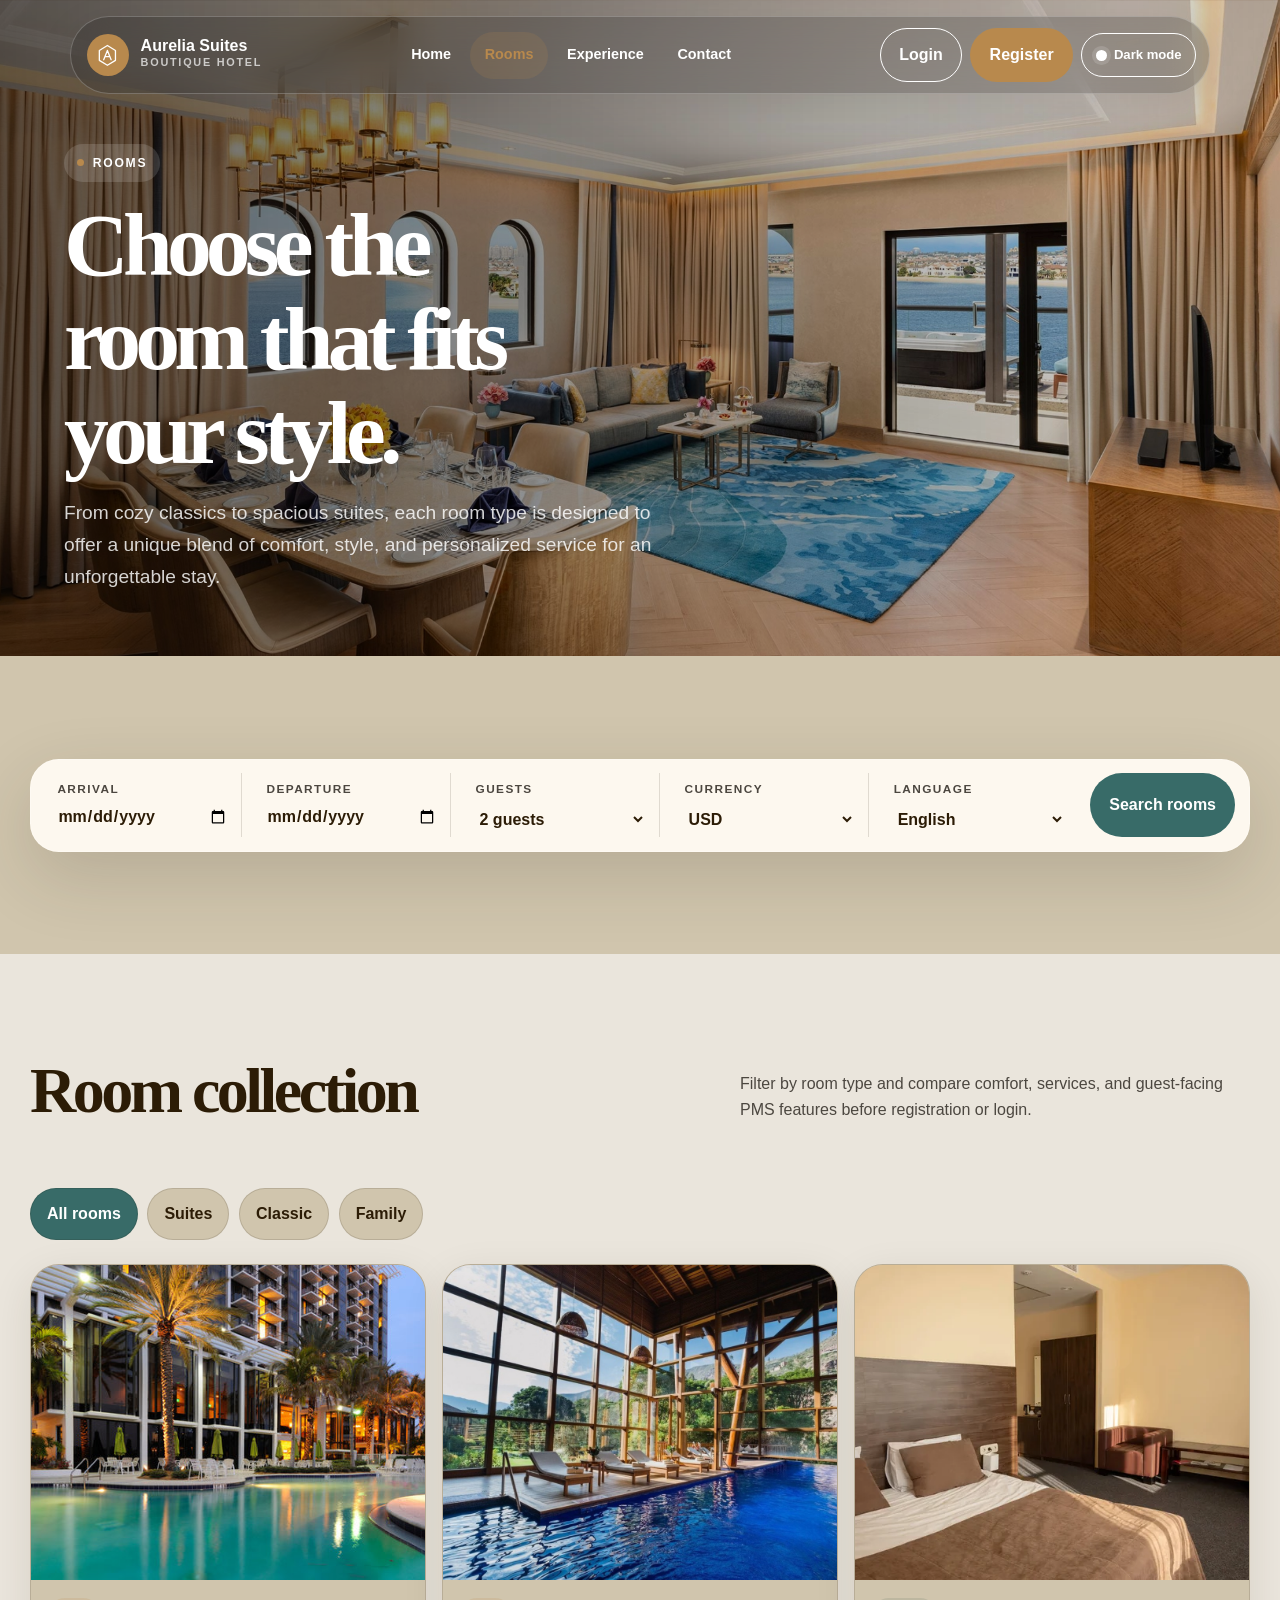
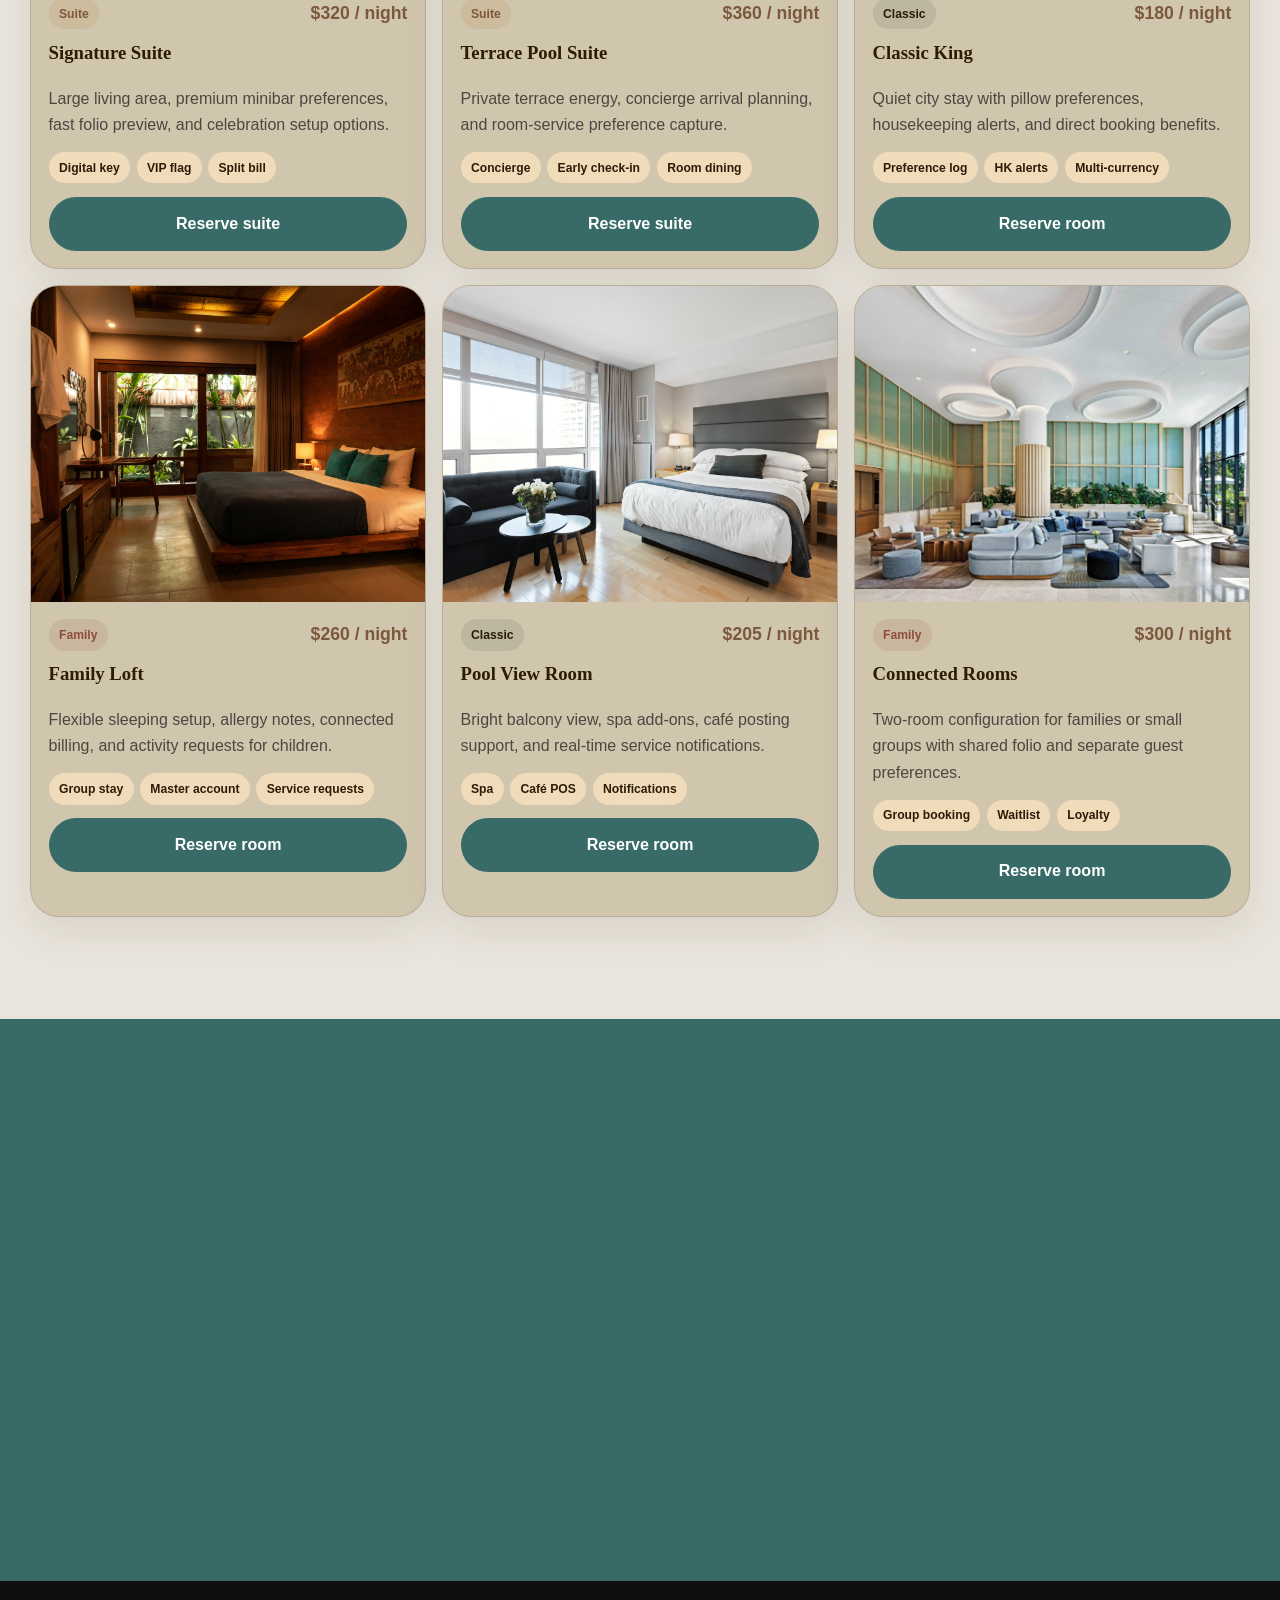
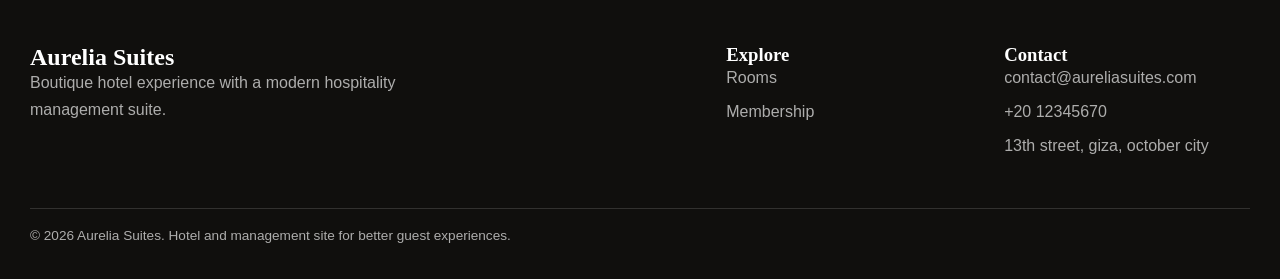
<file: aurelia-hotel-guest-site/rooms.html>
<!DOCTYPE html>
<html lang="en">
  <head>
    <meta charset="UTF-8" />
    <meta name="viewport" content="width=device-width, initial-scale=1.0" />
    <title>Rooms & Suites</title>
    <meta
      name="description"
      content="Browse Aurelia Suites rooms and suites."/>
    <link rel="stylesheet" href="css/style.css" />
  </head>


  <body>
    <a class="skip-link" href="#main">Skip to content</a>
    <header class="site-header" data-header>

      <div class="nav-shell">
        <a class="brand" href="index.html" aria-label="Aurelia Suites home">
          <span class="brand-mark" aria-hidden="true">
            <svg viewBox="0 0 40 40" focusable="false">
              <path d="M20 4 33 12v16L20 36 7 28V12L20 4Z" />
              <path d="M14 27 20 12l6 15M16.7 22h6.6" />
            </svg>
          </span>
          <span class="brand-copy"><strong>Aurelia Suites</strong><span>Boutique Hotel</span></span>
        </a>

        <nav class="nav-links" aria-label="Main navigation">
          <a href="index.html">Home</a>
          <a class="active" href="rooms.html">Rooms</a>
          <a href="index.html#experience">Experience</a>
          <a href="#contact">Contact</a>
        </nav>
        
        <div class="nav-actions">
          <a class="btn btn-outline" href="login.html">Login</a>
          <a class="btn btn-gold" href="register.html">Register</a>
          <button class="theme-toggle" type="button" data-theme-toggle aria-label="Switch color theme">Dark mode</button>
        </div>

        <button class="menu-toggle" type="button" data-menu-toggle aria-label="Open menu" aria-expanded="false">
          <span></span><span></span>
        </button>
      
      </div>
    </header>


    <main id="main">
      <section class="page-hero rooms-hero">
        <div class="hero-inner">
          <div class="hero-content reveal">
    
            <span class="eyebrow">Rooms</span>
            <h1>Choose the room that fits your style.</h1>
            
            <p>
              From cozy classics to spacious suites, each room type is designed to offer a unique blend
              of comfort, style, and personalized service for an unforgettable stay.
            </p>
    
          </div>
        </div>
      </section>


      <section class="section section-alt">
        <div class="section-inner">
      
          <form class="booking-bar booking-bar-inline reveal" data-booking-form data-redirect="rooms.html">
      
            <div class="booking-field">
              <label for="arrival">Arrival</label>
              <input id="arrival" name="arrival" type="date" required />
            </div>
      
            <div class="booking-field">
              <label for="departure">Departure</label>
              <input id="departure" name="departure" type="date" required />
            </div>
      
            <div class="booking-field">
              <label for="guests">Guests</label>
              <select id="guests" name="guests">
                <option>1 guest</option>
                <option selected>2 guests</option>
                <option>3 guests</option>
                <option>4 guests</option>
              </select>
            </div>
      
            <div class="booking-field">
              <label for="currency">Currency</label>
              <select id="currency" name="currency">
                <option>USD</option>
                <option>EUR</option>
                <option>EGP</option>
                <option>SAR</option>
              </select>
            </div>
      
            <div class="booking-field">
              <label for="language">Language</label>
              <select id="language" name="language">
                <option>English</option>
                <option>Arabic</option>
                <option>French</option>
              </select>
            </div>
      
            <button class="btn btn-primary" type="submit">Search rooms</button>
            <p class="form-message" aria-live="polite"></p>
      
          </form>
      
        </div>
      </section>


      <section class="section">
        <div class="section-inner">
          <div class="section-heading reveal">
            <h2>Room collection</h2>
            <p>
              Filter by room type and compare comfort, services, and guest-facing PMS features before
              registration or login.
            </p>
          </div>

          <div class="filters reveal" aria-label="Room filters">
            <button class="filter-btn active" type="button" data-filter="all">All rooms</button>
            <button class="filter-btn" type="button" data-filter="suite">Suites</button>
            <button class="filter-btn" type="button" data-filter="classic">Classic</button>
            <button class="filter-btn" type="button" data-filter="family">Family</button>
          </div>

          <div class="rooms-grid">

            <article class="room-card reveal" data-room-type="suite">
              <img src="assets/images/360_F_29133877_bfA2n7cWV53fto2BomyZ6pyRujJTBwjd.jpg" alt="Signature hotel suite with open lounge and ocean view" loading="lazy" />
              <div class="room-body">

                <div class="room-topline">
                  <span class="status gold">Suite</span>
                  <span class="price">$320 / night</span>
                </div>

                <h3>Signature Suite</h3>
                <p>Large living area, premium minibar preferences, fast folio preview, and celebration setup options.</p>

                <div class="tags">
                  <span class="tag">Digital key</span>
                  <span class="tag">VIP flag</span>
                  <span class="tag">Split bill</span>
                </div>
                
                <a class="btn btn-primary" href="register.html">Reserve suite</a>
              </div>
            </article>

            <article class="room-card reveal" data-room-type="suite">
              <img src="assets/images/luxury-pool.jpg" alt="Poolside luxury hotel view with outdoor lounge" loading="lazy" />
            
              <div class="room-body">
                <div class="room-topline">
                  <span class="status gold">Suite</span>
                  <span class="price">$360 / night</span>
                </div>
            
                <h3>Terrace Pool Suite</h3>
                <p>Private terrace energy, concierge arrival planning, and room-service preference capture.</p>
            
                <div class="tags">
                  <span class="tag">Concierge</span>
                  <span class="tag">Early check-in</span>
                  <span class="tag">Room dining</span>
                </div>
            
                <a class="btn btn-primary" href="register.html">Reserve suite</a>
              </div>
            </article>

            <article class="room-card reveal" data-room-type="classic">
              <img src="assets/images/depositphotos_246304748-stock-photo-hotel-bedroom-interior-bed-beige.webp" alt="Elegant boutique hotel." loading="lazy" />
              <div class="room-body">
                <div class="room-topline">
                  <span class="status">Classic</span>
                  <span class="price">$180 / night</span>
                </div>
                <h3>Classic King</h3>
                <p>Quiet city stay with pillow preferences, housekeeping alerts, and direct booking benefits.</p>
                <div class="tags">
                  <span class="tag">Preference log</span>
                  <span class="tag">HK alerts</span>
                  <span class="tag">Multi-currency</span>
                </div>
                <a class="btn btn-primary" href="register.html">Reserve room</a>
              </div>
            </article>

            <article class="room-card reveal" data-room-type="family">
              <img src="assets\images\photo-1611892440504-42a792e24d32.avif" alt="Spacious connected hotel room." loading="lazy" />
              <div class="room-body">
                <div class="room-topline">
                  <span class="status warn">Family</span>
                  <span class="price">$260 / night</span>
                </div>
                <h3>Family Loft</h3>
                <p>Flexible sleeping setup, allergy notes, connected billing, and activity requests for children.</p>
                <div class="tags">
                  <span class="tag">Group stay</span>
                  <span class="tag">Master account</span>
                  <span class="tag">Service requests</span>
                </div>
                <a class="btn btn-primary" href="register.html">Reserve room</a>
              </div>
            </article>

            <article class="room-card reveal" data-room-type="classic">
              <img src="assets\images\photo-1631049552057-403cdb8f0658.avif" alt="Relaxing hotel pool and leisure deck" loading="lazy" />
              <div class="room-body">
                <div class="room-topline">
                  <span class="status">Classic</span>
                  <span class="price">$205 / night</span>
                </div>
                <h3>Pool View Room</h3>
                <p>Bright balcony view, spa add-ons, café posting support, and real-time service notifications.</p>
                <div class="tags">
                  <span class="tag">Spa</span>
                  <span class="tag">Café POS</span>
                  <span class="tag">Notifications</span>
                </div>
                <a class="btn btn-primary" href="register.html">Reserve room</a>
              </div>
            </article>

            <article class="room-card reveal" data-room-type="family">
              <img src="assets/images/boutique-lobby.jpg" alt="Warm boutique hotel lounge for group guests" loading="lazy" />
              <div class="room-body">
                <div class="room-topline">
                  <span class="status warn">Family</span>
                  <span class="price">$300 / night</span>
                </div>
                <h3>Connected Rooms</h3>
                <p>Two-room configuration for families or small groups with shared folio and separate guest preferences.</p>
                <div class="tags">
                  <span class="tag">Group booking</span>
                  <span class="tag">Waitlist</span>
                  <span class="tag">Loyalty</span>
                </div>
                <a class="btn btn-primary" href="register.html">Reserve room</a>
              </div>
            </article>
          </div>
        </div>
      </section>

      <section class="section section-dark">
        <div class="section-inner split">
          <div class="content-stack reveal">
            <span class="eyebrow">Operational confidence</span>
            <h2>Room availability meets hotel operations.</h2>
            <p>
              The rooms page mirrors core PMS needs: room allocation, housekeeping readiness,
              overbooking waitlist concepts, walk-in pricing, group booking, and guest profile capture.
            </p>
          </div>
          <div class="info-card reveal">
            <h3>Designed roles behind the guest view</h3>
            <p>
              Front desk manages booking status, housekeeping updates room readiness, accountants close
              folios, and managers review reports while guests see one elegant booking experience.
            </p>
            <div class="tags">
              <span class="tag">Guest</span>
              <span class="tag">Front desk</span>
              <span class="tag">Housekeeping</span>
              <span class="tag">Accountant</span>
            </div>
          </div>
        </div>
      </section>
    </main>

    <footer class="footer" id="contact">
      <div class="footer-inner">
        <div class="footer-grid">

          <div>
            <h2>Aurelia Suites</h2>
            <p>Boutique hotel experience with a modern hospitality management suite.</p>
          </div>
          
                    <div>

          </div>

          <div>
            <h3>Explore</h3>
            <ul>
              <li><a href="rooms.html">Rooms</a></li>
              <li><a href="register.html">Membership</a></li>
            </ul>
          </div>



          <div>
            <h3>Contact</h3>
            <ul>
              <li><a href="mailto:contact@aureliasuites.com">contact@aureliasuites.com</a></li>
              <li><a href="tel:+2012345670">+20 12345670</a></li>
              <li><a href="#">13th street, giza, october city </a></li>
            </ul>
          </div>

        </div>
        <p class="footer-bottom">© <span data-year></span> Aurelia Suites. Hotel and management site for better guest experiences.</p>
      </div>
    </footer>


    <script src="js/main.js"></script>
  </body>
</html>
</file>
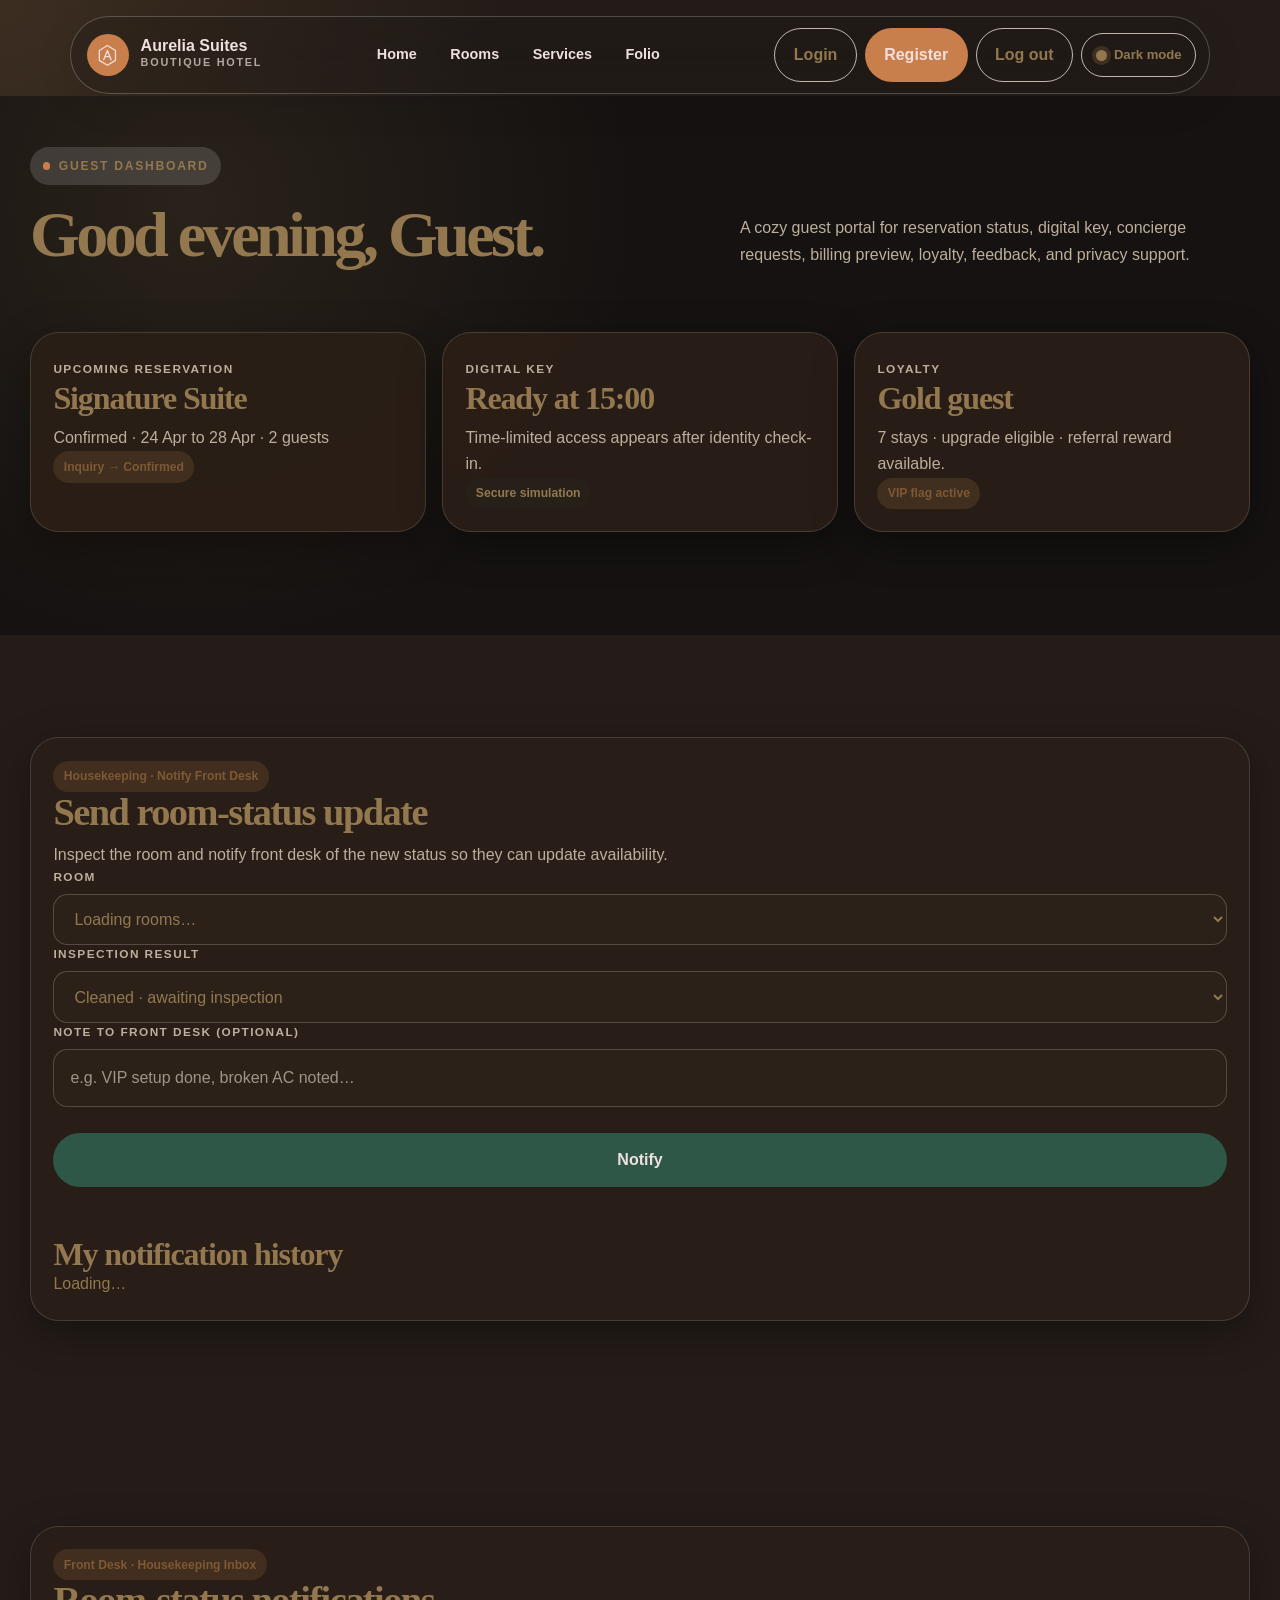
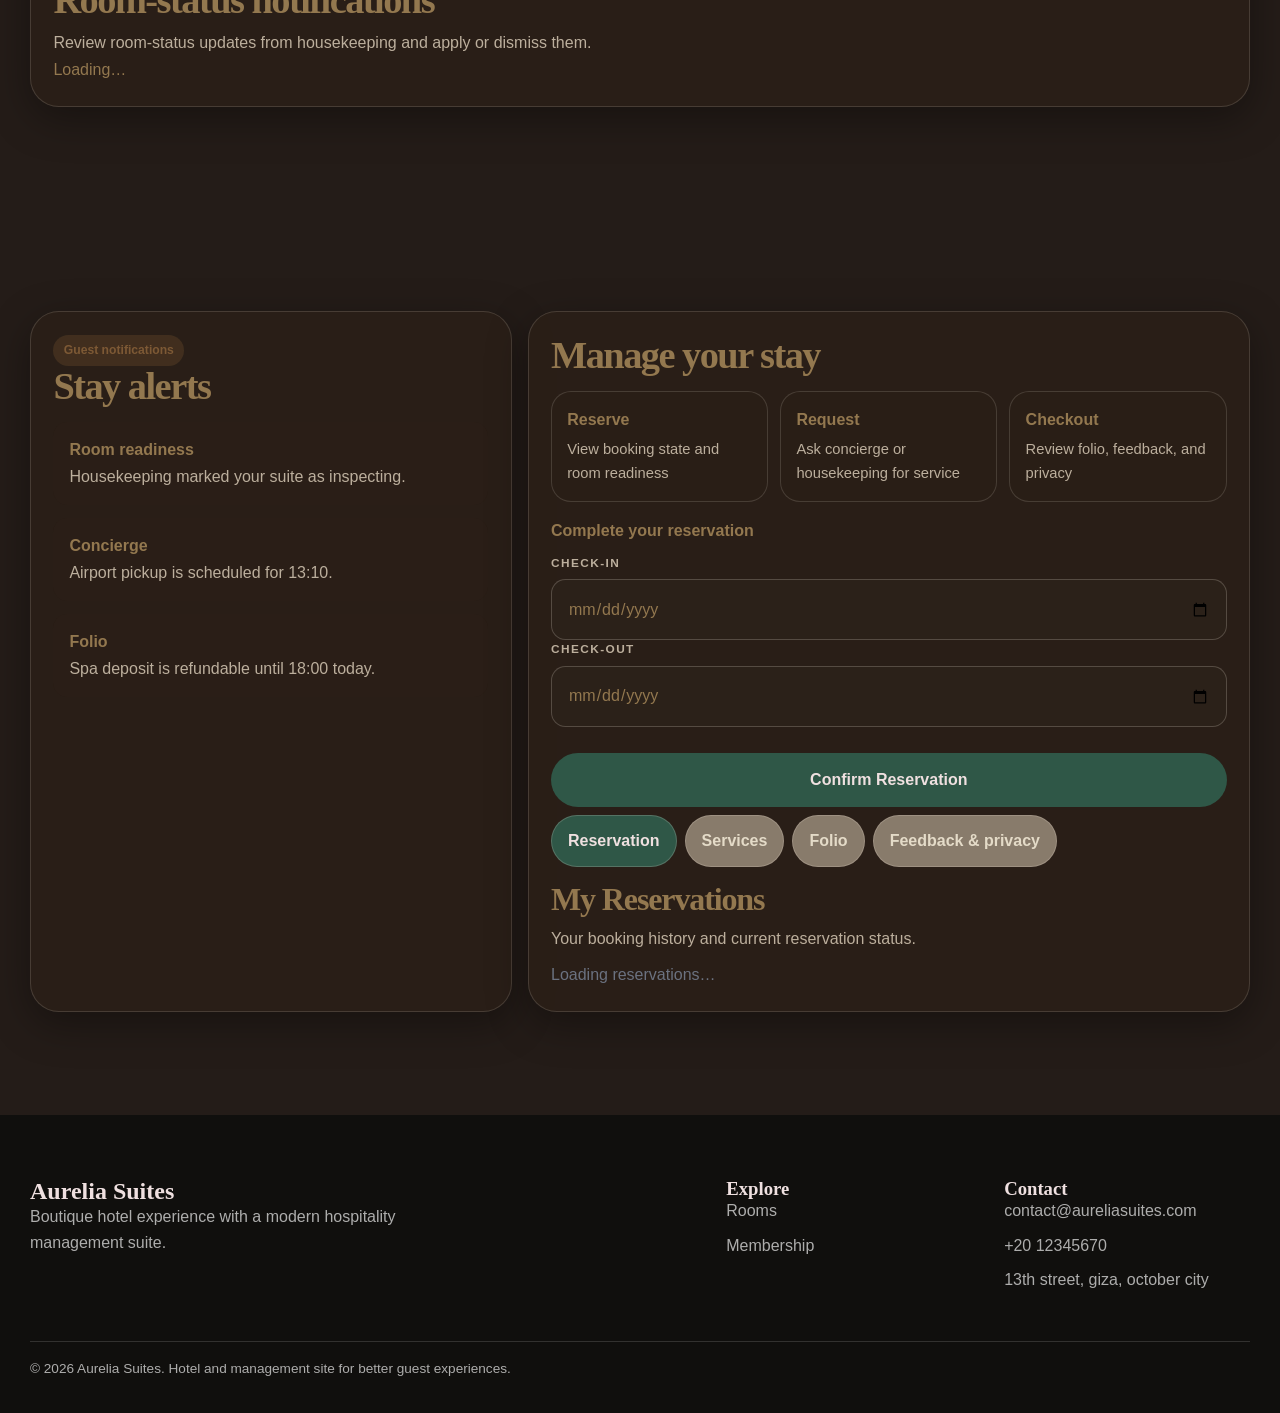
<file: hotel_project/guest-dashboard.html>
<!DOCTYPE html>
<html lang="en">
  <head>
    <meta charset="UTF-8" />
    <meta name="viewport" content="responsive" />
    <title>User Portal</title>
    <meta
      name="description" content="Aurelia Suites user portal prototype."/>
    <link rel="stylesheet" href="css/style.css" />
  </head>
  <body>

    <a class="skip-link" href="#main">Skip to content</a>

    <header class="site-header light" data-header>


      <div class="nav-shell">
        <a class="brand" href="index.html" aria-label="Aurelia Suites home">
          <span class="brand-mark" aria-hidden="true">
            <svg viewBox="0 0 40 40" focusable="false">
              <path d="M20 4 33 12v16L20 36 7 28V12L20 4Z" />
              <path d="M14 27 20 12l6 15M16.7 22h6.6" />
            </svg>
          </span>
          <span class="brand-copy"><strong>Aurelia Suites</strong><span>Boutique Hotel</span></span>
        </a>

        <nav class="nav-links" aria-label="Main navigation">
          <a href="index.html">Home</a>
          <a href="rooms.html">Rooms</a>
          <a href="#services" data-guest-only-nav>Services</a>
          <a href="#folio" data-guest-only-nav>Folio</a>
        </nav>


        <div class="nav-actions">
          <a class="btn btn-outline" href="login.html">Login</a>
          <a class="btn btn-gold" href="register.html">Register</a>
          <button class="btn btn-outline" type="button" id="logout-btn">Log out</button>
          <button class="theme-toggle" type="button" data-theme-toggle aria-label="Switch color theme">Dark mode</button>
        </div>

        <button class="menu-toggle" type="button" data-menu-toggle aria-label="Open menu" aria-expanded="false">
          <span></span><span></span>
        </button>

      </div>
    </header>

    <main id="main" class="dashboard-shell">


      <section class="section section-alt">
        <div class="section-inner">
          <div class="section-heading reveal">
            
            <div>
              <span class="eyebrow" data-role-label>Guest dashboard</span>
              <h1 class="dashboard-title" data-dashboard-greeting>Good evening, Leila.</h1>
            </div>
            
            <p data-dashboard-summary>
              A single guest portal for reservation status, digital key, concierge requests, billing
              preview, loyalty, feedback, and privacy support.
            
            </p>
          </div>

          
          <div class="dashboard-kpis" data-dashboard-kpis>
          
            <article class="dashboard-card reveal">
              <span class="label">Upcoming reservation</span>
              <h3 id="kpi-res-title">—</h3>
              <p id="kpi-res-body">No confirmed reservations yet.</p>
              <span class="status gold" id="kpi-res-status">—</span>
            </article>
          
            <article class="dashboard-card reveal">
              <span class="label">Digital key</span>
              <h3>Ready at 15:00</h3>
              <p>Time-limited access appears after identity check-in.</p>
              <span class="status">Secure simulation</span>
            </article>
          
            <article class="dashboard-card reveal">
              <span class="label">Loyalty</span>
              <h3>Gold guest</h3>
              <p>7 stays · upgrade eligible · referral reward available.</p>
              <span class="status gold">VIP flag active</span>
            </article>
          
          </div>
        </div>
      </section>



    <section class="section" id="hk-panel">
        <div class="section-inner">
          <div class="dashboard-card reveal">
            <span class="status gold">Housekeeping · Notify Front Desk</span>
            <h2>Send room-status update</h2>
            <p>Inspect the room and notify front desk of the new status so they can update availability.</p>

            <div class="notif-form-row">
              <div class="field">
                <label for="hk-room-sel">Room</label>
                <select id="hk-room-sel">
                  <option value="">Loading rooms…</option>
                </select>
              </div>
              <div class="field">
                <label for="hk-new-status">Inspection result</label>
                <select id="hk-new-status">
                  <option value="cleaned">Cleaned · awaiting inspection</option>
                  <option value="inspected">Inspected · supervisor approved</option>
                  <option value="guest_ready">Guest-ready</option>
                  <option value="maintenance_required">Maintenance required</option>
                  <option value="out_of_order">Out of order</option>
                </select>
              </div>
              <div class="field" style="flex:2">
                <label for="hk-message">Note to front desk (optional)</label>
                <input type="text" id="hk-message" placeholder="e.g. VIP setup done, broken AC noted…" />
              </div>
              <div class="field" style="flex:0">
                <label>&nbsp;</label>
                <button class="btn btn-primary" type="button" id="hk-send-btn">Notify</button>
              </div>
            </div>
            <p id="hk-notif-msg" aria-live="polite" style="font-size:.875rem;min-height:1.2em;"></p>

            <h3 style="margin-top:1.5rem">My notification history</h3>
            <div id="hk-history">Loading…</div>
          </div>
        </div>
      </section>





      <section class="section" id="fd-notif-panel">
        <div class="section-inner">
          <div class="dashboard-card reveal">
            <span class="status gold">Front Desk · Housekeeping Inbox</span>
            <h2>Room-status notifications</h2>
            <p>Review room-status updates from housekeeping and apply or dismiss them.</p>
            <div id="fd-notif-list">Loading…</div>
          </div>
        </div>
      </section>






















































































































































































      <section class="section">
        <div class="section-inner dashboard-grid">

          <aside class="dashboard-card reveal">
            <span class="status gold" data-notification-badge>Notifications</span>
            <h2 data-notification-title>Stay alerts</h2>
            <ul class="notification-list" data-notification-list>
              <li>
                <strong>Room readiness</strong>
                <span>Housekeeping marked your suite as inspecting.</span>
              </li>

              <li>
                <strong>Concierge</strong>
                <span>Airport pickup is scheduled for 13:10.</span>
              </li>
              
              <li>
                <strong>Folio</strong>
                <span>Spa deposit is refundable until 18:00 today.</span>
              </li>
            
            </ul>
          </aside>


          <section class="dashboard-card reveal" aria-labelledby="portal-tabs-title" data-dashboard-workspace>
            
            <h2 id="portal-tabs-title" data-portal-title>Manage your stay</h2>


            <div class="role-action-grid" data-role-actions></div>
            <div data-guest-workspace>
              <div id="pending-reservation-banner">
                <h4>Complete your reservation</h4>
                <p id="pending-room-info"></p>
                <div class="reservation-form-grid" id="pending-form">
                  <div class="field">
                    <label for="pend-checkin">Check-in</label>
                    <input id="pend-checkin" type="date" />
                  </div>
                  <div class="field">
                    <label for="pend-checkout">Check-out</label>
                    <input id="pend-checkout" type="date" />
                  </div>
                  <div class="field" style="flex:0">
                    <label>&nbsp;</label>
                    <button class="btn btn-primary" type="button" id="pend-confirm-btn">Confirm Reservation</button>
                  </div>
                </div>
                <p id="pend-msg" style="font-size:.875rem;margin-top:.5rem;"></p>
              </div>
              
              <div class="tabs" role="tablist" aria-label="Guest portal sections">
                <button class="tab-btn active" type="button" data-tab="reservation">Reservation</button>
                <button class="tab-btn" type="button" data-tab="services">Services</button>
                <button class="tab-btn" type="button" data-tab="folio">Folio</button>
                <button class="tab-btn" type="button" data-tab="feedback">Feedback & privacy</button>
              </div>

              <div class="tab-panel active" data-tab-panel="reservation">
                <h3>My Reservations</h3>
                <p>Your booking history and current reservation status.</p>
                <div id="my-reservations">
                  <p style="color:var(--clr-text-soft,#6b7280)">Loading reservations…</p>
                </div>

              </div>


              <div class="tab-panel" data-tab-panel="services" id="services">
                <h3>Request a service</h3>
                <p>Send a concierge, housekeeping, maintenance, spa, or café request from the guest portal.</p>

                <form class="form-grid compact-form" data-service-form>

                  <div class="field-row">

                    <div class="field">
                      <label for="service-type">Service type</label>
                      <select id="service-type" name="serviceType">
                        <option>Concierge</option>
                        <option>Housekeeping</option>
                        <option>Maintenance</option>
                        <option>Spa</option>
                        <option>Café / Room dining</option>
                      </select>
                    </div>

                    <div class="field">
                      <label for="service-time">Preferred time</label>
                      <input id="service-time" name="serviceTime" type="time" />
                    </div>

                  </div>

                  <div class="field">
                    <label for="service-notes">Notes</label>
                    <textarea id="service-notes" name="serviceNotes" placeholder="Example: extra towels, late checkout request, dinner reservation"></textarea>
                  </div>
                  
                  <button class="btn btn-primary" type="submit">Send request</button>
                  <p class="form-message" aria-live="polite"></p>
                </form>
                <div id="booked-services" style="margin-top:1rem"></div>

              </div>


              <div class="tab-panel" data-tab-panel="folio" id="folio">
                <h3>Billing and folio preview</h3>
                <p>Guests can see charges, tax, service fees, cancellation fee signals, and split-bill actions.</p>
                <div class="table-wrap">
                  <table>

                    <thead>
                      <tr>
                        <th>Item</th>
                        <th>Date</th>
                        <th>Status</th>
                        <th>Amount</th>
                      </tr>
                    </thead>

                    <tbody>

                      <tr>
                        <td>Signature Suite</td>
                        <td>24 Apr</td>
                        <td>Posted</td>
                        <td>$320.00</td>
                      </tr>
                      <tr>
                        <td>Spa reservation</td>
                        <td>25 Apr</td>
                        <td>Cancelable until 18:00</td>
                        <td>$75.00</td>
                      </tr>
                      <tr>
                        <td>Café POS charge</td>
                        <td>25 Apr</td>
                        <td>Pending</td>
                        <td>$28.50</td>
                      </tr>
                      <tr>
                        <td>Taxes and fees</td>
                        <td>Estimate</td>
                        <td>Calculated</td>
                        <td>$46.20</td>
                      </tr>

                    </tbody>
                  </table>
                </div>

                <div class="button-row">
                  <button class="btn btn-primary" type="button">Request split bill</button>
                  <button class="btn btn-soft" type="button">Change currency</button>
                </div>

              </div>


              <div class="tab-panel" data-tab-panel="feedback" id="feedback">
                <h3>Feedback and privacy</h3>
                <p>
                  Post-stay feedback, loyalty history, right-to-be-forgotten requests, and GDPR-style privacy
                  actions are represented here.
                </p>

                <form class="form-grid compact-form" data-feedback-form>

                  <div class="field">
                    <label for="feedback-score">Stay rating</label>
                    <select id="feedback-score" name="feedbackScore">
                      <option>5 · Excellent</option>
                      <option>4 · Very good</option>
                      <option>3 · Good</option>
                      <option>2 · Needs improvement</option>
                      <option>1 · Poor</option>
                    </select>
                  </div>

                  <div class="field">
                    <label for="feedback-notes">Feedback</label>
                    <textarea id="feedback-notes" name="feedbackNotes" placeholder="Tell us what made the stay memorable or what should improve."></textarea>
                  </div>
                  <button class="btn btn-primary" type="submit">Submit feedback</button>
                  <p class="form-message" aria-live="polite"></p>
                </form>
                <div class="privacy-box">
                  <strong>Privacy request center</strong>
                  <p>Request profile export, preference correction, or account deletion review.</p>
                  <button class="btn btn-soft" type="button">Request data deletion</button>
                </div>
              </div>
            </div>
            <div class="staff-workspace hidden" data-staff-workspace aria-live="polite"></div>
          </section>
        </div>
      </section>
    </main>


    <footer class="footer" id="contact">
      <div class="footer-inner">
        <div class="footer-grid">

          <div>
            <h2>Aurelia Suites</h2>
            <p>Boutique hotel experience with a modern hospitality management suite.</p>
          </div>
          
                    <div>

          </div>

          <div>
            <h3>Explore</h3>
            <ul>
              <li><a href="rooms.html">Rooms</a></li>
              <li><a href="register.html">Membership</a></li>
            </ul>
          </div>



          <div>
            <h3>Contact</h3>
            <ul>
              <li><a href="mailto:contact@aureliasuites.com">contact@aureliasuites.com</a></li>
              <li><a href="tel:+2012345670">+20 12345670</a></li>
              <li><a href="#">13th street, giza, october city </a></li>
            </ul>
          </div>

        </div>
        <p class="footer-bottom">© <span data-year></span> Aurelia Suites. Hotel and management site for better guest experiences.</p>
      </div>
    </footer>
    <script src="js/main.js"></script>
  </body>
</html>
</file>
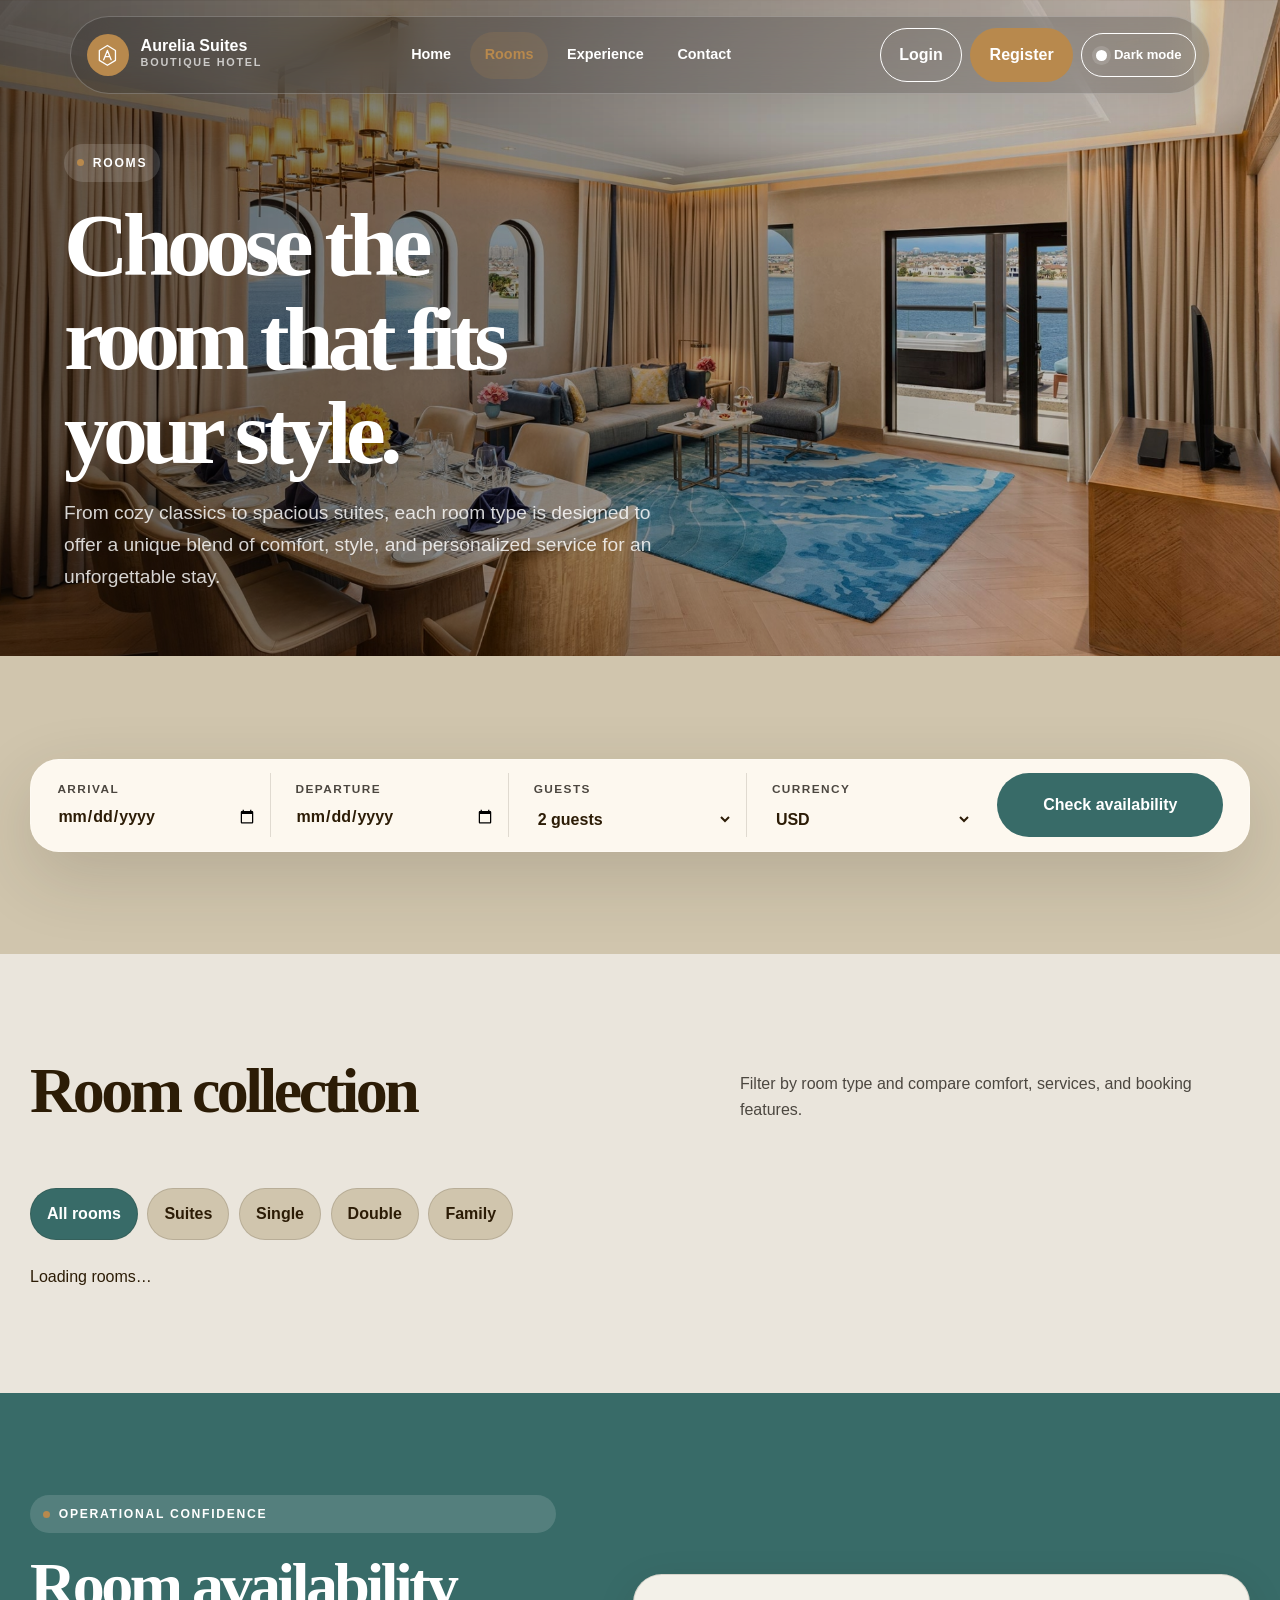
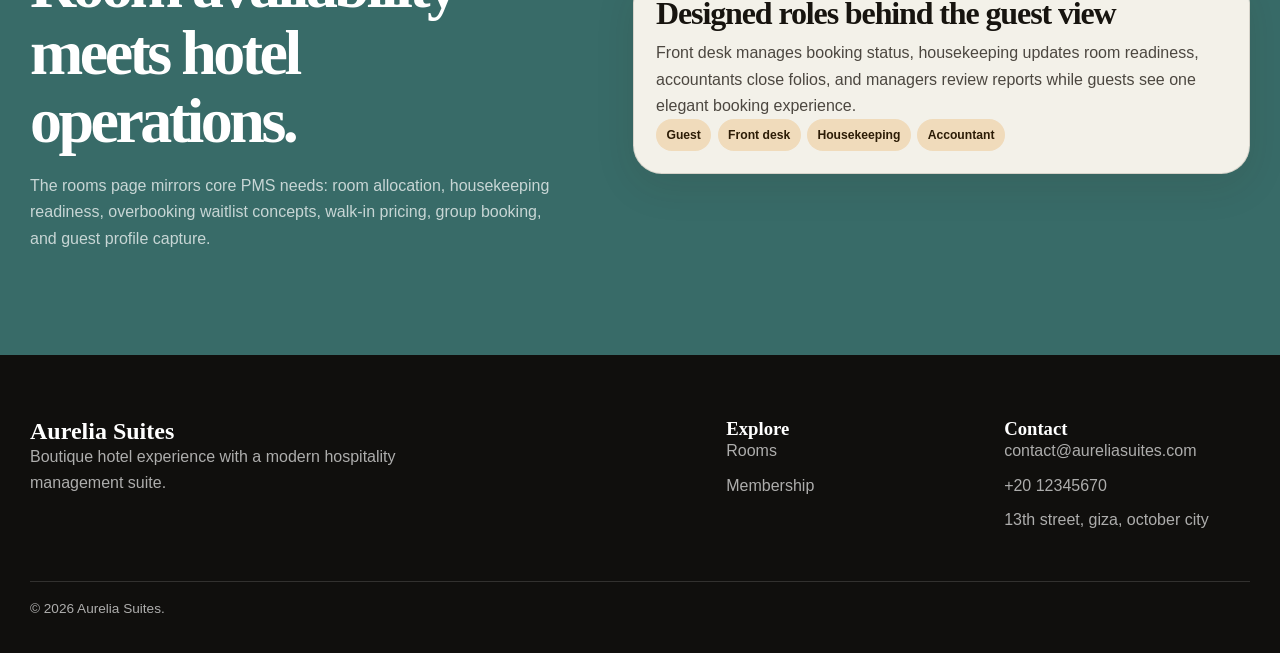
<file: hotel_project/rooms.html>
<!DOCTYPE html>
<html lang="en">
  <head>
    <meta charset="UTF-8" />
    <meta name="viewport" content="width=device-width, initial-scale=1.0" />
    <title>Rooms &amp; Suites – Aurelia Suites</title>
    <meta name="description" content="Browse Aurelia Suites rooms and suites." />
    <link rel="stylesheet" href="css/style.css" />
  </head>

  <body>
    <a class="skip-link" href="#main">Skip to content</a>
    <header class="site-header" data-header>
      <div class="nav-shell">
        <a class="brand" href="index.html" aria-label="Aurelia Suites home">
          <span class="brand-mark" aria-hidden="true">
            <svg viewBox="0 0 40 40" focusable="false">
              <path d="M20 4 33 12v16L20 36 7 28V12L20 4Z" />
              <path d="M14 27 20 12l6 15M16.7 22h6.6" />
            </svg>
          </span>
          <span class="brand-copy"><strong>Aurelia Suites</strong><span>Boutique Hotel</span></span>
        </a>

        <nav class="nav-links" aria-label="Main navigation">
          <a href="index.html">Home</a>
          <a class="active" href="rooms.html">Rooms</a>
          <a href="index.html#experience">Experience</a>
          <a href="#contact">Contact</a>
        </nav>

        <div class="nav-actions">
          <a class="btn btn-outline" href="login.html" id="nav-login-btn">Login</a>
          <a class="btn btn-gold" href="register.html" id="nav-register-btn">Register</a>
          <button class="theme-toggle" type="button" data-theme-toggle aria-label="Switch color theme">Dark mode</button>
        </div>

        <button class="menu-toggle" type="button" data-menu-toggle aria-label="Open menu" aria-expanded="false">
          <span></span><span></span>
        </button>
      </div>
    </header>

    <main id="main">
      <!-- Hero -->
      <section class="page-hero rooms-hero">
        <div class="hero-inner">
          <div class="hero-content reveal">
            <span class="eyebrow">Rooms</span>
            <h1>Choose the room that fits your style.</h1>
            <p>
              From cozy classics to spacious suites, each room type is designed to offer a unique blend
              of comfort, style, and personalized service for an unforgettable stay.
            </p>
          </div>
        </div>
      </section>

      <!-- Availability search bar -->
      <section class="section section-alt">
        <div class="section-inner">
          <form class="booking-bar booking-bar-inline reveal" id="avail-form">
            <div class="booking-field">
              <label for="arrival">Arrival</label>
              <input id="arrival" name="arrival" type="date" required />
            </div>
            <div class="booking-field">
              <label for="departure">Departure</label>
              <input id="departure" name="departure" type="date" required />
            </div>
            <div class="booking-field">
              <label for="guests">Guests</label>
              <select id="guests" name="guests">
                <option>1 guest</option>
                <option selected>2 guests</option>
                <option>3 guests</option>
                <option>4 guests</option>
              </select>
            </div>
            <div class="booking-field">
              <label for="currency">Currency</label>
              <select id="currency" name="currency">
                <option>USD</option><option>EUR</option><option>EGP</option><option>SAR</option>
              </select>
            </div>
            <button class="btn btn-primary" type="submit">Check availability</button>
          </form>
          <p id="avail-msg" aria-live="polite"></p>
        </div>
      </section>

      <!-- Front-desk room manager (visible only when logged in as frontDesk) -->
      <section class="section" id="fd-room-manager" style="display:none">
        <div class="section-inner">
          <div class="fd-panel">
            <span class="status gold">Front desk · Room Management</span>
            <h3>Add a new room</h3>
            <div class="fd-form-row" id="fd-add-form">
              <div class="field">
                <label for="fd-num">Room Number</label>
                <input id="fd-num" type="number" placeholder="e.g. 303" />
              </div>
              <div class="field">
                <label for="fd-type">Type</label>
                <select id="fd-type">
                  <option value="single">Single</option>
                  <option value="double">Double</option>
                  <option value="suite">Suite</option>
                  <option value="family">Family</option>
                </select>
              </div>
              <div class="field">
                <label for="fd-price">Price / night ($)</label>
                <input id="fd-price" type="number" step="0.01" placeholder="e.g. 850" />
              </div>
              <div class="field">
                <label for="fd-status">Status</label>
                <select id="fd-status">
                  <option value="available">Available</option>
                  <option value="occupied">Occupied</option>
                  <option value="maintenance">Maintenance</option>
                  <option value="out_of_order">Out of order</option>
                </select>
              </div>
              <div class="field" style="flex:0">
                <label>&nbsp;</label>
                <button class="btn btn-primary btn-sm" type="button" id="fd-add-btn">Add Room</button>
              </div>
            </div>
            <p id="fd-form-msg" aria-live="polite"></p>
          </div>

          <div class="fd-panel">
            <h3>All Rooms</h3>
            <div style="overflow-x:auto">
              <table class="fd-table" id="fd-rooms-table">
                <thead>
                  <tr>
                    <th>#</th>
                    <th>Number</th>
                    <th>Type</th>
                    <th>Price</th>
                    <th>Status</th>
                    <th>Actions</th>
                  </tr>
                </thead>
                <tbody id="fd-rooms-tbody">
                  <tr><td colspan="6" class="rooms-loading">Loading rooms…</td></tr>
                </tbody>
              </table>
            </div>
          </div>
        </div>
      </section>

      <!-- Public room collection -->
      <section class="section">
        <div class="section-inner">
          <div class="section-heading reveal">
            <h2>Room collection</h2>
            <p>Filter by room type and compare comfort, services, and booking features.</p>
          </div>

          <div class="filters reveal" aria-label="Room filters">
            <button class="filter-btn active" type="button" data-filter="all">All rooms</button>
            <button class="filter-btn" type="button" data-filter="suite">Suites</button>
            <button class="filter-btn" type="button" data-filter="single">Single</button>
            <button class="filter-btn" type="button" data-filter="double">Double</button>
            <button class="filter-btn" type="button" data-filter="family">Family</button>
          </div>

          <div class="rooms-grid" id="rooms-grid">
            <p class="rooms-loading">Loading rooms…</p>
          </div>
        </div>
      </section>

      <!-- Info section -->
      <section class="section section-dark">
        <div class="section-inner split">
          <div class="content-stack reveal">
            <span class="eyebrow">Operational confidence</span>
            <h2>Room availability meets hotel operations.</h2>
            <p>
              The rooms page mirrors core PMS needs: room allocation, housekeeping readiness,
              overbooking waitlist concepts, walk-in pricing, group booking, and guest profile capture.
            </p>
          </div>
          <div class="info-card reveal">
            <h3>Designed roles behind the guest view</h3>
            <p>
              Front desk manages booking status, housekeeping updates room readiness, accountants close
              folios, and managers review reports while guests see one elegant booking experience.
            </p>
            <div class="tags">
              <span class="tag">Guest</span>
              <span class="tag">Front desk</span>
              <span class="tag">Housekeeping</span>
              <span class="tag">Accountant</span>
            </div>
          </div>
        </div>
      </section>
    </main>

    <footer class="footer" id="contact">
      <div class="footer-inner">
        <div class="footer-grid">
          <div>
            <h2>Aurelia Suites</h2>
            <p>Boutique hotel experience with a modern hospitality management suite.</p>
          </div>
          <div></div>
          <div>
            <h3>Explore</h3>
            <ul>
              <li><a href="rooms.html">Rooms</a></li>
              <li><a href="register.html">Membership</a></li>
            </ul>
          </div>
          <div>
            <h3>Contact</h3>
            <ul>
              <li><a href="mailto:contact@aureliasuites.com">contact@aureliasuites.com</a></li>
              <li><a href="tel:+2012345670">+20 12345670</a></li>
              <li><a href="#">13th street, giza, october city</a></li>
            </ul>
          </div>
        </div>
        <p class="footer-bottom">© <span data-year></span> Aurelia Suites.</p>
      </div>
    </footer>

    <script src="js/main.js"></script>
  
  </body>
</html>
</file>
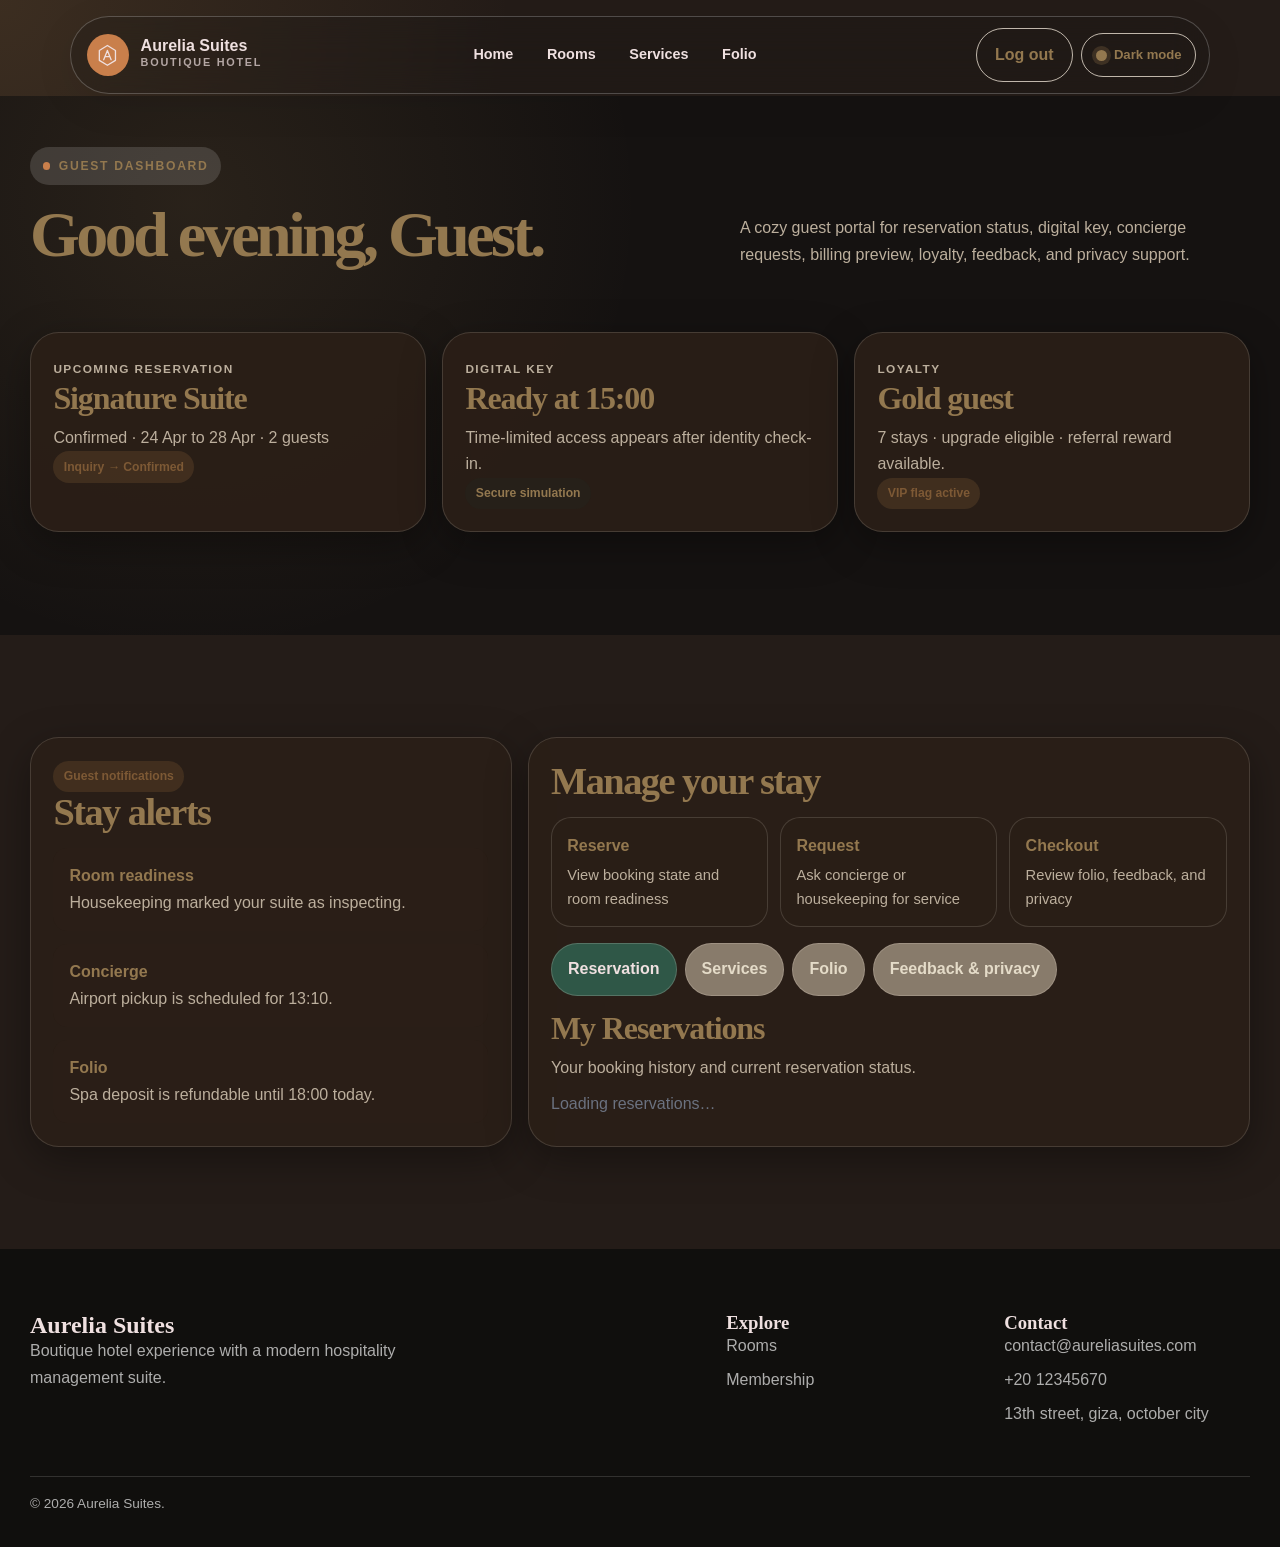
<file: aureliaHotelGuestSite_v2_edited/aureliaHotelGuestSite/guest-dashboard.html>
<!DOCTYPE html>
<html lang="en">
  <head>
    <meta charset="UTF-8" />
    <meta name="viewport" content="width=device-width, initial-scale=1.0" />
    <title>User Portal – Aurelia Suites</title>
    <meta name="description" content="Aurelia Suites user portal." />
    <link rel="stylesheet" href="css/style.css" />
  </head>

  <body>
    <a class="skip-link" href="#main">Skip to content</a>

    <header class="site-header light" data-header>
      <div class="nav-shell">
        <a class="brand" href="index.html" aria-label="Aurelia Suites home">
          <span class="brand-mark" aria-hidden="true">
            <svg viewBox="0 0 40 40" focusable="false">
              <path d="M20 4 33 12v16L20 36 7 28V12L20 4Z" />
              <path d="M14 27 20 12l6 15M16.7 22h6.6" />
            </svg>
          </span>
          <span class="brand-copy"><strong>Aurelia Suites</strong><span>Boutique Hotel</span></span>
        </a>

        <nav class="nav-links" aria-label="Main navigation">
          <a href="index.html">Home</a>
          <a href="rooms.html">Rooms</a>
          <a href="#services" data-guest-only-nav>Services</a>
          <a href="#folio"    data-guest-only-nav>Folio</a>
        </nav>

        <div class="nav-actions">
          <button class="btn btn-outline" type="button" id="logout-btn">Log out</button>
          <button class="theme-toggle" type="button" data-theme-toggle aria-label="Switch color theme">Dark mode</button>
        </div>

        <button class="menu-toggle" type="button" data-menu-toggle aria-label="Open menu" aria-expanded="false">
          <span></span><span></span>
        </button>
      </div>
    </header>

    <main id="main" class="dashboard-shell">

      <!-- ── Dashboard header ─────────────────────────────────── -->
      <section class="section section-alt">
        <div class="section-inner">
          <div class="section-heading reveal">
            <div>
              <span class="eyebrow" data-role-label>Guest dashboard</span>
              <h1 class="dashboard-title" data-dashboard-greeting>Good evening.</h1>
            </div>
            <p data-dashboard-summary>Your personal portal for reservations, services, billing, and more.</p>
          </div>

          <div class="dashboard-kpis" data-dashboard-kpis>
            <article class="dashboard-card reveal">
              <span class="label">Upcoming reservation</span>
              <h3 id="kpi-res-title">—</h3>
              <p id="kpi-res-body">No confirmed reservations yet.</p>
              <span class="status gold" id="kpi-res-status">—</span>
            </article>
            <article class="dashboard-card reveal">
              <span class="label">Digital key</span>
              <h3>Ready at 15:00</h3>
              <p>Time-limited access appears after identity check-in.</p>
              <span class="status">Secure simulation</span>
            </article>
            <article class="dashboard-card reveal">
              <span class="label">Loyalty</span>
              <h3>Gold guest</h3>
              <p>7 stays · upgrade eligible · referral reward available.</p>
              <span class="status gold">VIP flag active</span>
            </article>
          </div>
        </div>
      </section>

      <!-- ── Housekeeper notification panel ───────────────────── -->
      <section class="section" id="hk-panel">
        <div class="section-inner">
          <div class="dashboard-card reveal">
            <span class="status gold">Housekeeping · Notify Front Desk</span>
            <h2>Send room-status update</h2>
            <p>Inspect the room and notify front desk of the new status so they can update availability.</p>

            <div class="notif-form-row">
              <div class="field">
                <label for="hk-room-sel">Room</label>
                <select id="hk-room-sel">
                  <option value="">Loading rooms…</option>
                </select>
              </div>
              <div class="field">
                <label for="hk-new-status">Inspection result</label>
                <select id="hk-new-status">
                  <option value="cleaned">Cleaned · awaiting inspection</option>
                  <option value="inspected">Inspected · supervisor approved</option>
                  <option value="guest_ready">Guest-ready</option>
                  <option value="maintenance_required">Maintenance required</option>
                  <option value="out_of_order">Out of order</option>
                </select>
              </div>
              <div class="field" style="flex:2">
                <label for="hk-message">Note to front desk (optional)</label>
                <input type="text" id="hk-message" placeholder="e.g. VIP setup done, broken AC noted…" />
              </div>
              <div class="field" style="flex:0">
                <label>&nbsp;</label>
                <button class="btn btn-primary" type="button" id="hk-send-btn">Notify</button>
              </div>
            </div>
            <p id="hk-notif-msg" aria-live="polite" style="font-size:.875rem;min-height:1.2em;"></p>

            <h3 style="margin-top:1.5rem">My notification history</h3>
            <div id="hk-history">Loading…</div>
          </div>
        </div>
      </section>

      <!-- ── Front desk: notification inbox ───────────────────── -->
      <section class="section" id="fd-notif-panel">
        <div class="section-inner">
          <div class="dashboard-card reveal">
            <span class="status gold">Front Desk · Housekeeping Inbox</span>
            <h2>Room-status notifications</h2>
            <p>Review room-status updates from housekeeping and apply or dismiss them.</p>
            <div id="fd-notif-list">Loading…</div>
          </div>
        </div>
      </section>

      <!-- ── Main workspace ────────────────────────────────────── -->
      <section class="section">
        <div class="section-inner dashboard-grid">

          <!-- Notification sidebar -->
          <aside class="dashboard-card reveal">
            <span class="status gold" data-notification-badge>Notifications</span>
            <h2 data-notification-title>Stay alerts</h2>
            <ul class="notification-list" data-notification-list>
              <li><strong>Room readiness</strong><span>Housekeeping marked your suite as inspecting.</span></li>
              <li><strong>Concierge</strong><span>Airport pickup is scheduled for 13:10.</span></li>
              <li><strong>Folio</strong><span>Spa deposit is refundable until 18:00 today.</span></li>
            </ul>
          </aside>

          <!-- Workspace card -->
          <section class="dashboard-card reveal" aria-labelledby="portal-tabs-title" data-dashboard-workspace>
            <h2 id="portal-tabs-title" data-portal-title>Manage your stay</h2>

            <div class="role-action-grid" data-role-actions></div>

            <!-- ── Guest workspace ─────────────────────────────── -->
            <div data-guest-workspace>
              <!-- Pending reservation banner (auto-shown when coming from rooms page) -->
              <div id="pending-reservation-banner">
                <h4>Complete your reservation</h4>
                <p id="pending-room-info"></p>
                <div class="reservation-form-grid" id="pending-form">
                  <div class="field">
                    <label for="pend-checkin">Check-in</label>
                    <input id="pend-checkin" type="date" />
                  </div>
                  <div class="field">
                    <label for="pend-checkout">Check-out</label>
                    <input id="pend-checkout" type="date" />
                  </div>
                  <div class="field" style="flex:0">
                    <label>&nbsp;</label>
                    <button class="btn btn-primary" type="button" id="pend-confirm-btn">Confirm Reservation</button>
                  </div>
                </div>
                <p id="pend-msg" style="font-size:.875rem;margin-top:.5rem;"></p>
              </div>

              <!-- Tabs -->
              <div class="tabs" role="tablist" aria-label="Guest portal sections">
                <button class="tab-btn active" type="button" data-tab="reservation">Reservation</button>
                <button class="tab-btn" type="button" data-tab="services">Services</button>
                <button class="tab-btn" type="button" data-tab="folio">Folio</button>
                <button class="tab-btn" type="button" data-tab="feedback">Feedback &amp; privacy</button>
              </div>

              <!-- Reservation tab -->
              <div class="tab-panel active" data-tab-panel="reservation">
                <h3>My Reservations</h3>
                <p>Your booking history and current reservation status.</p>
                <div id="my-reservations">
                  <p style="color:var(--clr-text-soft,#6b7280)">Loading reservations…</p>
                </div>
              </div>

              <!-- Services tab -->
              <div class="tab-panel" data-tab-panel="services" id="services">
                <h3>Request a service</h3>
                <p>Send a concierge, housekeeping, maintenance, spa, or café request.</p>
                <form class="form-grid compact-form" data-request-form>
                  <div class="field-row">
                    <div class="field">
                      <label for="service-type">Service type</label>
                      <select id="service-type" name="serviceType">
                        <option>Concierge</option>
                        <option>Housekeeping</option>
                        <option>Maintenance</option>
                        <option>Spa</option>
                        <option>Café / Room dining</option>
                      </select>
                    </div>
                    <div class="field">
                      <label for="service-time">Preferred time</label>
                      <input id="service-time" name="serviceTime" type="time" />
                    </div>
                  </div>
                  <div class="field">
                    <label for="service-notes">Notes</label>
                    <textarea id="service-notes" name="serviceNotes" placeholder="e.g. extra towels, late checkout request…"></textarea>
                  </div>
                  <button class="btn btn-primary" type="submit">Send request</button>
                  <p class="form-message" aria-live="polite"></p>
                </form>
              </div>

              <!-- Folio tab -->
              <div class="tab-panel" data-tab-panel="folio" id="folio">
                <h3>Billing and folio preview</h3>
                <p>See charges, tax, service fees, and split-bill actions.</p>
                <div class="table-wrap">
                  <table>
                    <thead>
                      <tr><th>Item</th><th>Date</th><th>Status</th><th>Amount</th></tr>
                    </thead>
                    <tbody>
                      <tr><td>Signature Suite</td><td>24 Apr</td><td>Posted</td><td>$320.00</td></tr>
                      <tr><td>Spa reservation</td><td>25 Apr</td><td>Cancelable until 18:00</td><td>$75.00</td></tr>
                      <tr><td>Café POS charge</td><td>25 Apr</td><td>Pending</td><td>$28.50</td></tr>
                      <tr><td>Taxes and fees</td><td>Estimate</td><td>Calculated</td><td>$46.20</td></tr>
                    </tbody>
                  </table>
                </div>
                <div class="button-row">
                  <button class="btn btn-primary" type="button">Request split bill</button>
                  <button class="btn btn-soft" type="button">Change currency</button>
                </div>
              </div>

              <!-- Feedback tab -->
              <div class="tab-panel" data-tab-panel="feedback" id="feedback">
                <h3>Feedback and privacy</h3>
                <p>Post-stay feedback, loyalty history, and privacy requests.</p>
                <form class="form-grid compact-form" data-request-form>
                  <div class="field">
                    <label for="feedback-score">Stay rating</label>
                    <select id="feedback-score" name="feedbackScore">
                      <option>5 · Excellent</option>
                      <option>4 · Very good</option>
                      <option>3 · Good</option>
                      <option>2 · Needs improvement</option>
                      <option>1 · Poor</option>
                    </select>
                  </div>
                  <div class="field">
                    <label for="feedback-notes">Feedback</label>
                    <textarea id="feedback-notes" name="feedbackNotes" placeholder="Tell us what made the stay memorable…"></textarea>
                  </div>
                  <button class="btn btn-primary" type="submit">Submit feedback</button>
                  <p class="form-message" aria-live="polite"></p>
                </form>
                <div class="privacy-box">
                  <strong>Privacy request center</strong>
                  <p>Request profile export, preference correction, or account deletion review.</p>
                  <button class="btn btn-soft" type="button">Request data deletion</button>
                </div>
              </div>
            </div><!-- /data-guest-workspace -->

            <div class="staff-workspace hidden" data-staff-workspace aria-live="polite"></div>
          </section>
        </div>
      </section>
    </main>

    <footer class="footer" id="contact">
      <div class="footer-inner">
        <div class="footer-grid">
          <div><h2>Aurelia Suites</h2><p>Boutique hotel experience with a modern hospitality management suite.</p></div>
          <div></div>
          <div>
            <h3>Explore</h3>
            <ul><li><a href="rooms.html">Rooms</a></li><li><a href="register.html">Membership</a></li></ul>
          </div>
          <div>
            <h3>Contact</h3>
            <ul>
              <li><a href="mailto:contact@aureliasuites.com">contact@aureliasuites.com</a></li>
              <li><a href="tel:+2012345670">+20 12345670</a></li>
              <li><a href="#">13th street, giza, october city</a></li>
            </ul>
          </div>
        </div>
        <p class="footer-bottom">© <span data-year></span> Aurelia Suites.</p>
      </div>
    </footer>

    <script src="js/main.js"></script>
  </body>
</html>
</file>
<file: aurelia-hotel-guest-site/css/style.css>
@import url("https://api.fontshare.com/v2/css?f[]=satoshi@400,500,600,700,900&f[]=zodiak@400,500,600,700&display=swap");

:root {
  --font-body: "Satoshi", "Inter", sans-serif;
  --font-display: "Zodiak", Georgia, serif;
  --ink: #2c1c06;
  --muted: #4c4740;
  --faint: #8f826d;
  --cream: #eae5dc;
  --sand: #f0dbbb;
  --linen: #d0c5ad;
  --charcoal: #1f160f;
  --forest: #386b68;
  --olive: #4d5e39;
  --gold: #b8894d;
  --gold-dark: #7c593e;
  --rose: #8f4c3d;
  --border: rgba(40, 32, 20, 0.14);
  --white: #ffffff;
  --shadow: 0 24px 70px rgba(45, 35, 22, 0.16);
  --shadow-soft: 0 12px 40px rgba(45, 35, 22, 0.1);
  --radius-sm: 0.5rem;
  --radius-md: 0.9rem;
  --radius-lg: 1.25rem;
  --radius-xl: 1.8rem;
  --space-1: 0.25rem;
  --space-2: 0.5rem;
  --space-3: 0.75rem;
  --space-4: 1rem;
  --space-5: 1.25rem;
  --space-6: 1.5rem;
  --space-8: 2rem;
  --space-10: 2.5rem;
  --space-12: 3rem;
  --space-16: 4rem;
  --space-20: 5rem;
  --space-24: 6rem;
  --transition: 220ms cubic-bezier(0.16, 1, 0.3, 1);
}

[data-theme="dark"] {
  --ink: #93784f;
  --muted: #bcaf9d;
  --faint: #887b6b;
  --cream: #241c18;
  --sand: #482922;
  --linen: #151211;
  --charcoal: #e4dbc8;
  --forest: #2f5747;
  --olive: #8e957a;
  --gold: #c97f4b;
  --gold-dark: #7d5935;
  --rose: #e49582;
  --border: rgba(255, 244, 229, 0.18);
  --white: #efe0e0;
  --shadow: 0 24px 70px rgba(0, 0, 0, 0.5);
  --shadow-soft: 0 12px 40px rgba(0, 0, 0, 0.34);
}

*,
*::before,
*::after {
  box-sizing: border-box;
  margin: 0;
  padding: 0;
}

html {
  scroll-behavior: smooth;
  scroll-padding-top: 6rem;
}

body {
  min-height: 100vh;
  color: var(--ink);
  background:
    radial-gradient(circle at top left, rgba(184, 137, 77, 0.16), transparent 32rem),
    var(--cream);
  font-family: var(--font-body);
  font-size: 16px;
  line-height: 1.65;
  overflow-x: hidden;
}

body.menu-open {
  overflow: hidden;
}

.hidden {
  display: none !important;
}

img {
  display: block;
  width: 100%;
  height: auto;
}

a {
  color: inherit;
  text-decoration: none;
}

button,
input,
select,
textarea {
  font: inherit;
}

select {
  position: relative;
  overflow: visible; /* prevents clipping */
}


button,
a,
input,
select,
textarea {
  transition:
    background var(--transition),
    border-color var(--transition),
    color var(--transition),
    box-shadow var(--transition),
    transform var(--transition),
    opacity var(--transition);
}

:focus-visible {
  outline: 3px solid var(--gold);
  outline-offset: 4px;
}

.skip-link {
  position: absolute;
  left: 1rem;
  top: 1rem;
  z-index: 1000;
  transform: translateY(-150%);
  border-radius: 999px;
  background: var(--forest);
  color: var(--white);
  padding: 0.75rem 1rem;
  font-weight: 800;
}

.skip-link:focus {
  transform: translateY(0);
}

.site-header {
  position: fixed;
  inset: 0 0 auto;
  z-index: 100;
  padding: 1rem clamp(1rem, 4vw, 3rem);
  color: var(--white);
}

.site-header.scrolled,
.site-header.light {
  color: var(--ink);
}

.nav-shell {
  display: flex;
  align-items: center;
  justify-content: space-between;
  gap: var(--space-5);
  width: min(1140px, calc(100vw - 3rem));
  margin: 0 auto;
  border: 1px solid rgba(255, 255, 255, 0.22);
  border-radius: 999px;
  background: rgba(20, 20, 20, 0.22);
  backdrop-filter: blur(18px);
  padding: 0.7rem 0.8rem 0.7rem 1rem;
  box-shadow: 0 10px 40px rgba(0, 0, 0, 0.08);
  
}

.site-header.scrolled .nav-shell,
.site-header.light .nav-shell {
  border-color: var(--border);
  background: rgba(20, 20, 20, 0.22);
  backdrop-filter: blur(18px);     
  box-shadow: 0 10px 40px rgba(0, 0, 0, 0.08);
  
}

[data-theme="dark"] .site-header .nav-shell {
  border: 1px solid rgba(255, 255, 255, 0.22); 
  border-radius: 999px;
  background: rgba(20, 20, 20, 0.22);
  backdrop-filter: blur(18px);      
  box-shadow: 0 10px 40px rgba(0, 0, 0, 0.08); 
  color: var(--white); 
}


.brand {
  display: inline-flex;
  align-items: center;
  gap: 0.75rem;
  min-width: max-content;
}

.brand-mark {
  display: grid;
  width: 2.6rem;
  height: 2.6rem;
  place-items: center;
  border-radius: 999px;
  background: var(--gold);
  color: var(--white);
  font-family: var(--font-display);
  font-size: 1.35rem;
  font-weight: 700;
}

.brand-mark svg {
  width: 1.55rem;
  height: 1.55rem;
  fill: none;
  stroke: currentColor;
  stroke-linecap: round;
  stroke-linejoin: round;
  stroke-width: 2.1;
}

.brand-copy strong {
  display: block;
  font-size: 1rem;
  font-weight: 900;
  line-height: 1;
}

.brand-copy span {
  display: block;
  color: currentColor;
  font-size: 0.68rem;
  font-weight: 900;
  letter-spacing: 0.16em;
  opacity: 0.7;
  text-transform: uppercase;
}

.nav-links {
  display: flex;
  align-items: center;
  gap: 0.3rem;
}

.nav-links a {
  border-radius: 999px;
  font-size: 0.9rem;
  font-weight: 800;
  padding: 0.72rem 0.9rem;
}

.nav-links a:hover,
.nav-links a.active {
  background: rgba(184, 137, 77, 0.16);
  color:var(--gold)
}

[data-theme="dark"] .nav-links a:hover,
[data-theme="dark"] .nav-links a.active {
  background: rgba(223, 174, 106, 0.18);
  color: var(--gold-dark);
}

.nav-actions {
  display: flex;
  align-items: center;
  gap: 0.5rem;
}

.theme-toggle {
  display: inline-flex;
  min-width: 7.2rem;
  height: 2.75rem;
  align-items: center;
  justify-content: center;
  gap: 0.45rem;
  border: 1px solid currentColor;
  border-radius: 999px;
  background: transparent;
  color: inherit;
  cursor: pointer;
  font-size: 0.82rem;
  font-weight: 900;
}

.theme-toggle::before {
  width: 0.7rem;
  height: 0.7rem;
  border-radius: 999px;
  background: currentColor;
  box-shadow: 0 0 0 4px rgba(255, 255, 255, 0.14);
  content: "";
}

[data-theme="dark"] .theme-toggle,
[data-theme="dark"] .menu-toggle,
[data-theme="dark"] .site-header .btn-outline {
  border-color: rgba(255, 244, 229, 0.72);
  color: var(--ink);
}

[data-theme="dark"] .theme-toggle::before {
  box-shadow: 0 0 0 4px rgba(223, 174, 106, 0.16);
}

.menu-toggle {
  display: none;
  width: 2.75rem;
  height: 2.75rem;
  border: 1px solid currentColor;
  border-radius: 999px;
  background: transparent;
  color: inherit;
  cursor: pointer;
}

.menu-toggle span {
  display: block;
  width: 1.1rem;
  height: 2px;
  margin: 0.25rem auto;
  background: currentColor;
}

.btn {
  display: inline-flex;
  align-items: center;
  justify-content: center;
  min-height: 2.85rem;
  border: 1px solid transparent;
  border-radius: 999px;
  cursor: pointer;
  font-weight: 900;
  gap: 0.5rem;
  padding: 0.8rem 1.15rem;
  text-align: center;
}

.btn-primary {
  background: var(--forest);
  color: var(--white);
  transition: transform 0.5s ease;

}

.btn-primary:hover {
  background: #0f2b25;
  transform: translateY(-1px);
  transform: scale(1.06) ;
}

.btn-gold {
  background: var(--gold);
  color: var(--white);
}

.btn-gold:hover {
  background: var(--gold-dark);
  transform: translateY(-1px);
}

.btn-outline {
  border-color: currentColor;
  background: transparent;
  color: currentColor;
}

.btn-soft {
  background: var(--linen);
  color: var(--ink);
}

.btn-soft:hover,
.btn-outline:hover {
  box-shadow: var(--shadow-soft);
  transform: translateY(-1px);
}

.hero {
  position: relative;
  min-height: 100svh;
  display: grid;
  align-items: end;
  overflow: hidden;
  padding: 9rem clamp(1rem, 5vw, 4rem) clamp(2rem, 6vw, 4rem);
}

.hero::before {
  position: absolute;
  inset: 0;
  z-index: -2;
  background:
    linear-gradient(90deg, rgba(0, 0, 0, 0.68), rgba(0, 0, 0, 0.26) 45%, rgba(0, 0, 0, 0.08)),
    var(--hero-image, url("../assets/images/boutique-lobby.jpg")) center / cover;
  content: "";
  transform: scale(1.08);
}

.hero::after {
  position: absolute;
  inset: auto 0 0;
  z-index: -1;
  height: 32%;
  background: linear-gradient(transparent, rgba(17, 24, 39, 0.52));
  content: "";
}

.hero-home {
  --hero-image: url("../assets/images/grand-suite.jpg");
}

.hero-inner,
.section-inner,
.footer-inner {
  width: min(1220px, calc(100vw - 2rem));
  margin: 0 auto;
}

.hero-content {
  max-width: 760px;
  color: var(--white);
}

.eyebrow {
  display: inline-flex;
  align-items: center;
  gap: 0.55rem;
  border-radius: 999px;
  background: rgba(255, 255, 255, 0.14);
  color: inherit;
  font-size: 0.76rem;
  font-weight: 900;
  letter-spacing: 0.14em;
  padding: 0.55rem 0.8rem;
  text-transform: uppercase;
}

.eyebrow::before {
  width: 0.45rem;
  height: 0.45rem;
  border-radius: 999px;
  background: var(--gold);
  content: "";
}

h1,
h2,
h3 {
  font-family: var(--font-display);
  font-weight: 600;
  line-height: 1.05;
  text-wrap: balance;
}

h1 {
  margin-top: 1rem;
  max-width: 13ch;
  font-size: clamp(3.2rem, 7vw, 7rem);
  letter-spacing: -0.065em;
}

.hero-content p {
  max-width: 58ch;
  margin-top: 1.1rem;
  color: rgba(255, 255, 255, 0.82);
  font-size: clamp(1rem, 1.6vw, 1.2rem);
}

.hero-actions,
.button-row {
  display: flex;
  flex-wrap: wrap;
  gap: 0.8rem;
  margin-top: 1.6rem;
}

.booking-bar {
  display: grid;
  grid-template-columns: repeat(5, 1fr) auto;
  gap: 0.75rem;
  margin-top: clamp(2rem, 6vw, 4rem);
  border: 1px solid rgba(255, 255, 255, 0.22);
  border-radius: var(--radius-xl);
  background: rgba(255, 250, 242, 0.96);
  box-shadow: var(--shadow);
  padding: 0.85rem;
}

.booking-bar-inline {
  margin-top: 0;
}

.booking-field {
  display: grid;
  gap: 0.2rem;
  border-right: 1px solid var(--border);
  padding: 0.4rem 0.8rem;
}

.booking-field:last-of-type {
  border-right: 0;
}

label,
.label {
  color: var(--muted);
  font-size: 0.74rem;
  font-weight: 900;
  letter-spacing: 0.12em;
  text-transform: uppercase;
}

input,
select,
textarea {
  width: 100%;
  border: 1px solid var(--border);
  border-radius: var(--radius-md);
  background: var(--linen);
  color: var(--ink);
  padding: 0.95rem 1rem;
}

[data-theme="dark"] input,
[data-theme="dark"] select,
[data-theme="dark"] textarea {
  background: #2b2119;
  border-color: rgba(255, 244, 229, 0.2);
  color: var(--ink);
}

[data-theme="dark"] input::placeholder,
[data-theme="dark"] textarea::placeholder {
  color: rgba(255, 244, 229, 0.55);
}

.booking-field input,
.booking-field select {
  border: 0;
  border-radius: 0;
  background: transparent;
  padding: 0;
  font-weight: 800;
}

.section {
  padding: clamp(4rem, 8vw, 8rem) 0;
}

.section-alt {
  background: var(--linen);
}

[data-theme="dark"] .section-alt {
  background:
    radial-gradient(circle at 15% 20%, rgba(223, 174, 106, 0.1), transparent 28rem),
    var(--linen);
}

.section-dark {
  background: var(--forest);
  color: var(--white);
}

.section-heading {
  display: grid;
  grid-template-columns: minmax(0, 0.95fr) minmax(18rem, 0.75fr);
  align-items: end;
  gap: clamp(1.5rem, 5vw, 4rem);
  margin-bottom: clamp(2rem, 5vw, 4rem);
}

.section-heading h2 {
  font-size: clamp(2.3rem, 5vw, 5rem);
  letter-spacing: -0.055em;
}

.section-heading p {
  color: var(--muted);
}

.section-dark .section-heading p,
.section-dark .muted,
.section-dark .content-stack p {
  color: rgba(255, 255, 255, 0.72);
}

.split {
  display: grid;
  grid-template-columns: minmax(0, 0.92fr) minmax(0, 1.08fr);
  gap: clamp(2rem, 6vw, 5rem);
  align-items: center;
}

.image-frame {
  position: relative;
  overflow: hidden;
  border-radius: var(--radius-xl);
  box-shadow: var(--shadow);
}

.image-frame img {
  aspect-ratio: 4 / 5;
  object-fit: cover;
}

.floating-card {
  position: absolute;
  right: 1rem;
  bottom: 1rem;
  width: min(18rem, calc(100% - 2rem));
  border: 1px solid rgba(255, 255, 255, 0.38);
  border-radius: var(--radius-lg);
  background: rgba(255, 250, 242, 0.92);
  backdrop-filter: blur(18px);
  padding: 1.1rem;
  box-shadow: var(--shadow-soft);
}

.floating-card strong {
  display: block;
  font-size: 1.65rem;
  line-height: 1;
}

.content-stack {
  display: grid;
  gap: 1.2rem;
}

.content-stack h2 {
  font-size: clamp(2.2rem, 5vw, 4.7rem);
  letter-spacing: -0.055em;
}

.content-stack p {
  color: var(--muted);
}

.feature-list {
  display: grid;
  gap: 0.75rem;
  margin-top: 0.5rem;
  list-style: none;
}

.feature-list li {
  display: flex;
  align-items: center;
  gap: 0.75rem;
  color: var(--muted);
  font-weight: 700;
}

.feature-list li::before {
  flex: 0 0 auto;
  width: 0.55rem;
  height: 0.55rem;
  border-radius: 999px;
  background: var(--gold);
  content: "";
}

.cards-grid {
  display: grid;
  grid-template-columns: repeat(3, minmax(0, 1fr));
  gap: 1rem;
}

.feature-card,
.room-card,
.dashboard-card,
.auth-card,
.info-card {
  border: 1px solid var(--border);
  border-radius: var(--radius-xl);
  background: var(--linen);
  box-shadow: var(--shadow-soft);
}

[data-theme="dark"] .feature-card,
[data-theme="dark"] .room-card,
[data-theme="dark"] .dashboard-card,
[data-theme="dark"] .auth-card,
[data-theme="dark"] .info-card,
[data-theme="dark"] .auth-meta article,
[data-theme="dark"] .notification-list li,
[data-theme="dark"] .mini-grid article,
[data-theme="dark"] .role-action,
[data-theme="dark"] .privacy-box,
[data-theme="dark"] .workspace-panel,
[data-theme="dark"] .control-card,
[data-theme="dark"] .permission-grid article,
[data-theme="dark"] .workspace-log li {
  background: rgba(42, 31, 23, 0.96);
  border-color: rgba(255, 244, 229, 0.14);
}

.section-dark .info-card {
  background: rgba(255, 250, 242, 0.94);
  color: #17140f;
}

.feature-card,
.dashboard-card,
.info-card {
  padding: 1.4rem;
}

.feature-card:nth-child(2) {
  transform: translateY(2rem);
}

.feature-card h3,
.dashboard-card h3,
.info-card h3 {
  font-size: clamp(1.45rem, 2.5vw, 2rem);
  letter-spacing: -0.035em;
}

.feature-card p,
.room-card p,
.dashboard-card p,
.info-card p {
  margin-top: 0.6rem;
  color: var(--muted);
}

.rooms-grid {
  display: grid;
  grid-template-columns: repeat(3, minmax(0, 1fr));
  gap: 1rem;
}

.room-card {
  overflow: hidden;
}

.room-card img {
  aspect-ratio: 1.25 / 1;
  object-fit: cover;
}


.image-frame img {
  transition: transform 0.6s ease, filter 0.6s ease;
  border-radius: var(--radius-lg);

}

.image-frame img:hover {
  transform: scale(1.05); 
}


.room-body {
  display: grid;
  gap: 0.85rem;
  padding: 1.1rem;
}

.room-topline {
  display: flex;
  align-items: center;
  justify-content: space-between;
  gap: 0.8rem;
}

.price {
  color: var(--gold-dark);
  font-size: 1.1rem;
  font-weight: 900;
}

.tags {
  display: flex;
  flex-wrap: wrap;
  gap: 0.4rem;
}

.tag,
.status {
  display: inline-flex;
  align-items: center;
  border-radius: 999px;
  background: var(--sand);
  color: var(--ink);
  font-size: 0.76rem;
  font-weight: 900;
  padding: 0.35rem 0.65rem;
}

.status {
  background: rgba(23, 59, 51, 0.1);
}

.status.gold {
  background: rgba(184, 137, 77, 0.16);
  color: var(--gold-dark);
}

.status.warn {
  background: rgba(143, 76, 61, 0.12);
  color: var(--rose);
}

.journey {
  display: grid;
  grid-template-columns: repeat(4, minmax(0, 1fr));
  gap: 1rem;
  counter-reset: journey;
}

.journey-step {
  position: relative;
  border-top: 1px solid rgba(255, 255, 255, 0.22);
  padding-top: 1.3rem;
}

.journey-step::before {
  counter-increment: journey;
  content: "0" counter(journey);
  display: block;
  margin-bottom: 1rem;
  color: var(--gold);
  font-weight: 900;
  letter-spacing: 0.12em;
}

.journey-step h3 {
  font-size: 1.5rem;
}

.journey-step p {
  margin-top: 0.5rem;
  color: rgba(255, 255, 255, 0.72);
}

.page-hero {
  min-height: 68svh;
  display: grid;
  align-items: end;
  padding: 9rem clamp(1rem, 5vw, 4rem) 4rem;
  background:
    linear-gradient(90deg, rgba(0, 0, 0, 0.62), rgba(0, 0, 0, 0.14)),
    var(--hero-image, url("../assets/images/grand-suite.jpg")) center / cover;
  color: var(--white);
}

.page-hero h1 {
  max-width: 13ch;
}

.rooms-hero {
  --hero-image: url("../assets/images/grand-suite.jpg");
}

.filters {
  display: flex;
  flex-wrap: wrap;
  gap: 0.6rem;
  margin-bottom: 1.5rem;
}

.filter-btn {
  border: 1px solid var(--border);
  border-radius: 999px;
  background: var(--linen);
  color: var(--ink);
  cursor: pointer;
  font-weight: 900;
  padding: 0.75rem 1rem;
}



.feature-card:hover {
  transform: translateY(-8px) scale(1.02) ; 
  box-shadow: 0 16px 40px rgba(0,0,0,0.15); 
}


.filter-btn.active,
.filter-btn:hover {
  background: var(--forest);
  color: var(--white);
}

.auth-layout {
  min-height: 100svh;
  display: grid;
  grid-template-columns: minmax(0, 1fr) minmax(24rem, 0.8fr);
  background: var(--linen);
}

.auth-visual {
  position: sticky;
  top: 0;
  align-self: start;
  display: grid;
  align-items: end;
  height: 100svh;
  min-height: 100svh;
  overflow: hidden;
  padding: 8rem clamp(1rem, 5vw, 4rem) 4rem;
  background:
    linear-gradient(180deg, rgba(0, 0, 0, 0.1), rgba(0, 0, 0, 0.62)),
    url("../assets/images/grand-suite.jpg") center / cover;
  color: var(--white);
}

.auth-visual-register {
  background:
    linear-gradient(180deg, rgba(0, 0, 0, 0.06), rgba(0, 0, 0, 0.62)),
    url("../assets/images/grand-suite.jpg") center / cover;
}

.auth-visual h1 {
  max-width: 11ch;
  font-size: clamp(3rem, 6vw, 6.25rem);
}

.auth-panel {
  display: grid;
  align-items: center;
  padding: 7rem clamp(1rem, 4vw, 3rem) 3rem;
}

.auth-card {
  width: min(100%, 31rem);
  margin: 0 auto;
  padding: clamp(1.4rem, 4vw, 2rem);
}

.auth-card h2 {
  font-size: clamp(2rem, 4vw, 3.4rem);
  letter-spacing: -0.05em;
}

.role-preview {
  border: 1px solid var(--border);
  border-radius: var(--radius-lg);
  background: var(--cream);
  padding: 1rem;
}

.role-preview strong,
.role-preview span {
  display: block;
}

.role-preview strong {
  color: var(--ink);
  font-weight: 900;
}

.role-preview span {
  color: var(--muted);
}

.muted,
.auth-note,
.auth-meta span {
  color: var(--muted);
}

.auth-note {
  margin-top: 1rem;
}

.auth-note a {
  color: var(--gold-dark);
  font-weight: 900;
}

.auth-meta {
  display: grid;
  grid-template-columns: repeat(2, minmax(0, 1fr));
  gap: 1rem;
  width: min(100%, 31rem);
  margin: 1rem auto 0;
}

.auth-meta article {
  border: 1px solid var(--border);
  border-radius: var(--radius-lg);
  background: var(--cream);
  padding: 1rem;
}

.auth-meta strong,
.auth-meta span {
  display: block;
}

.checkline {
  display: grid;
  grid-template-columns: auto minmax(0, 1fr);
  align-items: start;
  gap: 0.75rem;
  color: var(--muted);
  font-size: 0.92rem;
  font-weight: 700;
  letter-spacing: 0;
  line-height: 1.45;
  text-transform: none;
}

.checkline input {
  width: 1.1rem;
  height: 1.1rem;
  margin-top: 0.1rem;
}

.form-grid {
  display: grid;
  gap: 1rem;
  margin-top: 1.4rem;
}

.field {
  display: grid;
  gap: 0.4rem;
}

.field-row {
  display: grid;
  grid-template-columns: repeat(2, minmax(0, 1fr));
  gap: 1rem;
}

textarea {
  min-height: 8rem;
  resize: vertical;
}

.form-message {
  display: none;
  border-radius: var(--radius-md);
  background: rgba(23, 59, 51, 0.1);
  color: var(--forest);
  font-weight: 800;
  padding: 0.85rem 1rem;
}

.form-message.show {
  display: block;
}

.dashboard-shell {
  padding-top: 6rem;
}

.dashboard-shell > .section:first-child {
  padding-top: clamp(2rem, 4vw, 4rem);
}

.dashboard-title {
  max-width: none;
  margin-top: 1rem;
  color: var(--ink);
  font-size: clamp(2.5rem, 5vw, 5rem);
  letter-spacing: -0.055em;
}

.dashboard-kpis {
  display: grid;
  grid-template-columns: repeat(3, minmax(0, 1fr));
  gap: 1rem;
}

.role-action-grid {
  display: grid;
  grid-template-columns: repeat(3, minmax(0, 1fr));
  gap: 0.75rem;
  margin: 1rem 0;
}

.role-action {
  border: 1px solid var(--border);
  border-radius: var(--radius-lg);
  background: var(--cream);
  color: inherit;
  cursor: pointer;
  padding: 0.95rem;
  text-align: left;
}

.role-action strong,
.role-action span {
  display: block;
}

.role-action strong {
  color: var(--ink);
  font-weight: 900;
}

.role-action span {
  margin-top: 0.2rem;
  color: var(--muted);
  font-size: 0.92rem;
}

.role-action:hover,
.role-action:focus-visible,
.action-card:hover,
.action-card:focus-visible {
  transform: translateY(-2px);
  box-shadow: var(--shadow-soft);
}

.role-action.is-updated,
.action-card.is-updated {
  border-color: var(--gold);
  background: rgba(184, 137, 77, 0.14);
}

.dashboard-grid {
  display: grid;
  grid-template-columns: minmax(0, 0.8fr) minmax(0, 1.2fr);
  gap: 1rem;
}

.tabs {
  display: flex;
  flex-wrap: wrap;
  gap: 0.5rem;
  margin-bottom: 1rem;
}

.dashboard-card h2 {
  font-family: var(--font-display);
  font-size: clamp(1.7rem, 3vw, 2.7rem);
  letter-spacing: -0.04em;
  line-height: 1.05;
}

.tab-btn {
  border: 1px solid var(--border);
  border-radius: 999px;
  background: var(--faint);
  color: var(--charcoal);
  cursor: pointer;
  font-weight: 900;
  padding: 0.75rem 1rem;
}

.tab-btn.active {
  background: var(--forest);
  color: var(--white);
}

.tab-panel {
  display: none;
}

.tab-panel.active {
  display: block;
}

.staff-workspace {
  display: grid;
  gap: 1rem;
  margin-top: 1rem;
}

.workspace-panel,
.control-card,
.permission-grid article,
.workspace-log li {
  border: 1px solid var(--border);
  border-radius: var(--radius-lg);
  background: var(--cream);
}

.workspace-panel {
  display: grid;
  gap: 1rem;
  padding: 1rem;
}

.workspace-panel-feature {
  background:
    linear-gradient(135deg, rgba(184, 137, 77, 0.12), transparent 38%),
    var(--cream);
}

.workspace-panel h3,
.control-card h3,
.permission-grid strong {
  color: var(--ink);
  font-weight: 900;
}

.workspace-panel h3 {
  font-family: var(--font-display);
  font-size: clamp(1.55rem, 3vw, 2.25rem);
  letter-spacing: -0.04em;
}

.workspace-panel p,
.control-card p,
.control-card small,
.permission-grid span,
.workspace-log span {
  color: var(--muted);
}

.control-grid {
  display: grid;
  grid-template-columns: repeat(2, minmax(0, 1fr));
  gap: 0.85rem;
}

.control-card {
  display: grid;
  align-content: start;
  gap: 0.65rem;
  min-height: 100%;
  padding: 1rem;
}

.control-card .btn {
  width: fit-content;
}

.action-card {
  color: inherit;
  cursor: pointer;
  text-align: left;
}

.action-card strong,
.action-card small {
  display: block;
}

.action-card strong {
  color: var(--ink);
  font-size: 1.05rem;
  font-weight: 900;
}

.action-card small {
  font-size: 0.88rem;
  font-weight: 700;
}

.permission-grid {
  display: grid;
  grid-template-columns: repeat(3, minmax(0, 1fr));
  gap: 0.75rem;
}

.permission-grid article {
  display: grid;
  gap: 0.35rem;
  padding: 0.9rem;
}

.permission-grid strong {
  display: block;
}

.workspace-log {
  display: grid;
  gap: 0.65rem;
  list-style: none;
}

.workspace-log li {
  display: grid;
  gap: 0.25rem;
  padding: 0.9rem 1rem;
}

.workspace-log strong {
  color: var(--ink);
  font-weight: 900;
}

.reservation-track {
  display: grid;
  gap: 0.75rem;
  list-style: none;
  margin-top: 1rem;
}

.notification-list {
  display: grid;
  gap: 0.8rem;
  margin-top: 1rem;
  list-style: none;
}

.notification-list li {
  border-radius: var(--radius-md);
  background: var(--cream);
  padding: 0.95rem 1rem;
}

.notification-list strong,
.notification-list span {
  display: block;
}

.notification-list span {
  color: var(--muted);
}

.mini-grid {
  display: grid;
  grid-template-columns: repeat(2, minmax(0, 1fr));
  gap: 1rem;
  margin-top: 1rem;
}

.mini-grid article,
.privacy-box {
  border: 1px solid var(--border);
  border-radius: var(--radius-lg);
  background: var(--cream);
  padding: 1rem;
}

.mini-grid strong,
.privacy-box strong {
  display: block;
  color: var(--ink);
  font-size: 1.1rem;
  font-weight: 900;
}

.compact-form textarea {
  min-height: 6rem;
}

.privacy-box {
  display: grid;
  gap: 0.7rem;
  margin-top: 1rem;
}

.reservation-track li {
  display: flex;
  align-items: center;
  justify-content: space-between;
  gap: 1rem;
  border-radius: var(--radius-md);
  background: var(--cream);
  padding: 0.9rem 1rem;
}

.table-wrap {
  overflow-x: auto;
  margin-top: 1rem;
}

table {
  width: 100%;
  border-collapse: collapse;
}

th,
td {
  border-bottom: 1px solid var(--border);
  padding: 0.95rem;
  text-align: left;
  white-space: nowrap;
}

th {
  color: var(--muted);
  font-size: 0.76rem;
  letter-spacing: 0.12em;
  text-transform: uppercase;
}

.footer {
  background: #100f0d;
  color: var(--white);
  padding: 4rem 0 2rem;
}

.footer-grid {
  display: grid;
  grid-template-columns: 1.1fr repeat(3, 0.7fr);
  gap: 2rem;
}

.footer h2,
.footer h3 {
  color: var(--white);
}

.footer p,
.footer a {
  color: rgba(255, 255, 255, 0.66);
}

.footer ul {
  display: grid;
  gap: 0.5rem;
  list-style: none;
}

.footer-bottom {
  margin-top: 3rem;
  border-top: 1px solid rgba(255, 255, 255, 0.14);
  color: rgba(255, 255, 255, 0.5);
  padding-top: 1rem;
  font-size: 0.85rem;
}

.reveal {
  opacity: 1;
  filter: none;
  transition:
    opacity 700ms cubic-bezier(0.16, 1, 0.3, 1),
    filter 700ms cubic-bezier(0.16, 1, 0.3, 1);
}

.rooms-grid .reveal {
  transition: transform 0.6s ease;
}
.rooms-grid .reveal:hover {
  transform: translateY(-4px) scale(1.02);
}

.reveal-ready .reveal:not(.visible) {
  opacity: 0;
  filter: blur(12px);
}

.reveal.visible {
  opacity: 1;
  filter: blur(0);
}

@media (prefers-reduced-motion: reduce) {
  *,
  *::before,
  *::after {
    scroll-behavior: auto !important;
    transition-duration: 0.01ms !important;
    animation-duration: 0.01ms !important;
    animation-iteration-count: 1 !important;
  }

  .reveal {
    opacity: 1;
    filter: none;
  }
}


@media (max-width: 1040px) {
  .booking-field {
    border-right: none;
    border-bottom: 1px solid var(--border);
  }
  .booking-field:last-of-type {
    border-bottom: none;
  }
}

@media (max-width: 1040px) {
  .booking-bar {
    grid-template-columns: 1fr;
  }
  .btn {
    grid-column: span 2; 
  }
}

@media (max-width: 560px) {
  .booking-bar {
    grid-template-columns: 1fr;
  }
  .btn {
    width: 100%;
  }
} 
@media (max-width: 1040px) {
  .booking-bar,
  .section-heading,
  .split,
  .dashboard-grid,
  .auth-layout {
    grid-template-columns: 1fr 1fr;
  }

  

  .booking-field {
    border-right: 0;
    border-bottom: 1px solid var(--border);
  }

  .cards-grid,
  .rooms-grid,
  .journey,
  .dashboard-kpis,
  .role-action-grid,
  .control-grid,
  .permission-grid,
  .footer-grid {
    grid-template-columns: repeat(2, minmax(0, 1fr));
  }

  .feature-card:nth-child(2) {
    transform: none;
  }

  .auth-visual {
    position: relative;
    height: auto;
    min-height: 70svh;
  }
}

@media (max-width: 820px) {
  .nav-links,
  .nav-actions {
    position: fixed;
    left: 1rem;
    right: 1rem;
    display: none;
    border: 1px solid var(--border);
    background: var(--linen);
    color: var(--ink);
    box-shadow: var(--shadow);
  }

  .nav-links {
    top: 5.8rem;
    flex-direction: column;
    align-items: stretch;
    border-radius: var(--radius-xl) var(--radius-xl) 0 0;
    padding: 1rem;
  }

  .nav-actions {
    top: calc(5.8rem + 18.4rem);
    justify-content: stretch;
    border-top: 0;
    border-radius: 0 0 var(--radius-xl) var(--radius-xl);
    padding: 1rem;
  }

  .nav-actions .btn {
    flex: 1;
  }

  body.menu-open .nav-links,
  body.menu-open .nav-actions,
  .menu-toggle {
    display: block;
  }

  body.menu-open .nav-links {
    display: flex;
  }

  body.menu-open .nav-actions {
    display: flex;
  }

  .nav-links a {
    width: 100%;
  }

  .hero {
    min-height: 92svh;
  }

  .cards-grid,
  .rooms-grid,
  .journey,
  .dashboard-kpis,
  .footer-grid,
  .auth-meta,
  .mini-grid,
  .role-action-grid,
  .control-grid,
  .permission-grid,
  .field-row {
    grid-template-columns: 1fr;
  }

  .theme-toggle {
    width: 100%;
  }
}

@media (max-width: 560px) {
  .site-header {
    padding-inline: 0.65rem;
  }

  .brand-copy span {
    display: none;
  }

  h1 {
    font-size: clamp(3rem, 16vw, 5rem);
  }

  .hero,
  .page-hero {
    padding-inline: 1rem;
  }

  .booking-bar,
  .auth-card,
  .feature-card,
  .dashboard-card,
  .info-card {
    border-radius: var(--radius-lg);
  }

  .button-row,
  .hero-actions {
    flex-direction: column;
  }

  .btn {
    width: 100%;
  }
}
</file>
<file: hotel_project/css/style.css>
@import url("https://api.fontshare.com/v2/css?f[]=satoshi@400,500,600,700,900&f[]=zodiak@400,500,600,700&display=swap");

:root {
  --font-body: "Satoshi", "Inter", sans-serif;
  --font-display: "Zodiak", Georgia, serif;
  --ink: #2c1c06;
  --muted: #4c4740;
  --faint: #8f826d;
  --cream: #eae5dc;
  --sand: #f0dbbb;
  --linen: #d0c5ad;
  --charcoal: #1f160f;
  --forest: #386b68;
  --olive: #4d5e39;
  --gold: #b8894d;
  --gold-dark: #7c593e;
  --rose: #8f4c3d;
  --border: rgba(40, 32, 20, 0.14);
  --white: #ffffff;
  --shadow: 0 24px 70px rgba(45, 35, 22, 0.16);
  --shadow-soft: 0 12px 40px rgba(45, 35, 22, 0.1);
  --radius-sm: 0.5rem;
  --radius-md: 0.9rem;
  --radius-lg: 1.25rem;
  --radius-xl: 1.8rem;
  --space-1: 0.25rem;
  --space-2: 0.5rem;
  --space-3: 0.75rem;
  --space-4: 1rem;
  --space-5: 1.25rem;
  --space-6: 1.5rem;
  --space-8: 2rem;
  --space-10: 2.5rem;
  --space-12: 3rem;
  --space-16: 4rem;
  --space-20: 5rem;
  --space-24: 6rem;
  --transition: 220ms cubic-bezier(0.16, 1, 0.3, 1);
}

[data-theme="dark"] {
  --ink: #93784f;
  --muted: #bcaf9d;
  --faint: #887b6b;
  --cream: #241c18;
  --sand: #482922;
  --linen: #151211;
  --charcoal: #e4dbc8;
  --forest: #2f5747;
  --olive: #8e957a;
  --gold: #c97f4b;
  --gold-dark: #7d5935;
  --rose: #e49582;
  --border: rgba(255, 244, 229, 0.18);
  --white: #efe0e0;
  --shadow: 0 24px 70px rgba(0, 0, 0, 0.5);
  --shadow-soft: 0 12px 40px rgba(0, 0, 0, 0.34);
}

*,
*::before,
*::after {
  box-sizing: border-box;
  margin: 0;
  padding: 0;
}

html {
  scroll-behavior: smooth;
  scroll-padding-top: 6rem;
}

body {
  min-height: 100vh;
  color: var(--ink);
  background:
    radial-gradient(circle at top left, rgba(184, 137, 77, 0.16), transparent 32rem),
    var(--cream);
  font-family: var(--font-body);
  font-size: 16px;
  line-height: 1.65;
  overflow-x: hidden;
}

body.menu-open {
  overflow: hidden;
}

.hidden {
  display: none !important;
}

img {
  display: block;
  width: 100%;
  height: auto;
}

a {
  color: inherit;
  text-decoration: none;
}

button,
input,
select,
textarea {
  font: inherit;
}

select {
  position: relative;
  overflow: visible; /* prevents clipping */
}


button,
a,
input,
select,
textarea {
  transition:
    background var(--transition),
    border-color var(--transition),
    color var(--transition),
    box-shadow var(--transition),
    transform var(--transition),
    opacity var(--transition);
}

:focus-visible {
  outline: 3px solid var(--gold);
  outline-offset: 4px;
}

.skip-link {
  position: absolute;
  left: 1rem;
  top: 1rem;
  z-index: 1000;
  transform: translateY(-150%);
  border-radius: 999px;
  background: var(--forest);
  color: var(--white);
  padding: 0.75rem 1rem;
  font-weight: 800;
}

.skip-link:focus {
  transform: translateY(0);
}

.site-header {
  position: fixed;
  inset: 0 0 auto;
  z-index: 100;
  padding: 1rem clamp(1rem, 4vw, 3rem);
  color: var(--white);
}

.site-header.scrolled,
.site-header.light {
  color: var(--ink);
}

.nav-shell {
  display: flex;
  align-items: center;
  justify-content: space-between;
  gap: var(--space-5);
  width: min(1140px, calc(100vw - 3rem));
  margin: 0 auto;
  border: 1px solid rgba(255, 255, 255, 0.22);
  border-radius: 999px;
  background: rgba(20, 20, 20, 0.22);
  backdrop-filter: blur(18px);
  padding: 0.7rem 0.8rem 0.7rem 1rem;
  box-shadow: 0 10px 40px rgba(0, 0, 0, 0.08);
  
}

.site-header.scrolled .nav-shell,
.site-header.light .nav-shell {
  border-color: var(--border);
  background: rgba(20, 20, 20, 0.22);
  backdrop-filter: blur(18px);     
  box-shadow: 0 10px 40px rgba(0, 0, 0, 0.08);
  
}

[data-theme="dark"] .site-header .nav-shell {
  border: 1px solid rgba(255, 255, 255, 0.22); 
  border-radius: 999px;
  background: rgba(20, 20, 20, 0.22);
  backdrop-filter: blur(18px);      
  box-shadow: 0 10px 40px rgba(0, 0, 0, 0.08); 
  color: var(--white); 
}


.brand {
  display: inline-flex;
  align-items: center;
  gap: 0.75rem;
  min-width: max-content;
}

.brand-mark {
  display: grid;
  width: 2.6rem;
  height: 2.6rem;
  place-items: center;
  border-radius: 999px;
  background: var(--gold);
  color: var(--white);
  font-family: var(--font-display);
  font-size: 1.35rem;
  font-weight: 700;
}

.brand-mark svg {
  width: 1.55rem;
  height: 1.55rem;
  fill: none;
  stroke: currentColor;
  stroke-linecap: round;
  stroke-linejoin: round;
  stroke-width: 2.1;
}

.brand-copy strong {
  display: block;
  font-size: 1rem;
  font-weight: 900;
  line-height: 1;
}

.brand-copy span {
  display: block;
  color: currentColor;
  font-size: 0.68rem;
  font-weight: 900;
  letter-spacing: 0.16em;
  opacity: 0.7;
  text-transform: uppercase;
}

.nav-links {
  display: flex;
  align-items: center;
  gap: 0.3rem;
}

.nav-links a {
  border-radius: 999px;
  font-size: 0.9rem;
  font-weight: 800;
  padding: 0.72rem 0.9rem;
}

.nav-links a:hover,
.nav-links a.active {
  background: rgba(184, 137, 77, 0.16);
  color:var(--gold)
}

[data-theme="dark"] .nav-links a:hover,
[data-theme="dark"] .nav-links a.active {
  background: rgba(223, 174, 106, 0.18);
  color: var(--gold-dark);
}

.nav-actions {
  display: flex;
  align-items: center;
  gap: 0.5rem;
}

.theme-toggle {
  display: inline-flex;
  min-width: 7.2rem;
  height: 2.75rem;
  align-items: center;
  justify-content: center;
  gap: 0.45rem;
  border: 1px solid currentColor;
  border-radius: 999px;
  background: transparent;
  color: inherit;
  cursor: pointer;
  font-size: 0.82rem;
  font-weight: 900;
}

.theme-toggle::before {
  width: 0.7rem;
  height: 0.7rem;
  border-radius: 999px;
  background: currentColor;
  box-shadow: 0 0 0 4px rgba(255, 255, 255, 0.14);
  content: "";
}

[data-theme="dark"] .theme-toggle,
[data-theme="dark"] .menu-toggle,
[data-theme="dark"] .site-header .btn-outline {
  border-color: rgba(255, 244, 229, 0.72);
  color: var(--ink);
}

[data-theme="dark"] .theme-toggle::before {
  box-shadow: 0 0 0 4px rgba(223, 174, 106, 0.16);
}

.menu-toggle {
  display: none;
  width: 2.75rem;
  height: 2.75rem;
  border: 1px solid currentColor;
  border-radius: 999px;
  background: transparent;
  color: inherit;
  cursor: pointer;
}

.menu-toggle span {
  display: block;
  width: 1.1rem;
  height: 2px;
  margin: 0.25rem auto;
  background: currentColor;
}

.btn {
  display: inline-flex;
  align-items: center;
  justify-content: center;
  min-height: 2.85rem;
  border: 1px solid transparent;
  border-radius: 999px;
  cursor: pointer;
  font-weight: 900;
  gap: 0.5rem;
  padding: 0.8rem 1.15rem;
  text-align: center;
}

.btn-primary {
  background: var(--forest);
  color: var(--white);
  transition: transform 0.5s ease;

}

.btn-primary:hover {
  background: #0f2b25;
  transform: translateY(-1px);
  transform: scale(1.06) ;
}

.btn-gold {
  background: var(--gold);
  color: var(--white);
}

.btn-gold:hover {
  background: var(--gold-dark);
  transform: translateY(-1px);
}

.btn-outline {
  border-color: currentColor;
  background: transparent;
  color: currentColor;
}

.btn-soft {
  background: var(--linen);
  color: var(--ink);
}

.btn-soft:hover,
.btn-outline:hover {
  box-shadow: var(--shadow-soft);
  transform: translateY(-1px);
}

.hero {
  position: relative;
  min-height: 100svh;
  display: grid;
  align-items: end;
  overflow: hidden;
  padding: 9rem clamp(1rem, 5vw, 4rem) clamp(2rem, 6vw, 4rem);
}

.hero::before {
  position: absolute;
  inset: 0;
  z-index: -2;
  background:
    linear-gradient(90deg, rgba(0, 0, 0, 0.68), rgba(0, 0, 0, 0.26) 45%, rgba(0, 0, 0, 0.08)),
    var(--hero-image, url("../assets/images/boutique-lobby.jpg")) center / cover;
  content: "";
  transform: scale(1.08);
}

.hero::after {
  position: absolute;
  inset: auto 0 0;
  z-index: -1;
  height: 32%;
  background: linear-gradient(transparent, rgba(17, 24, 39, 0.52));
  content: "";
}

.hero-home {
  --hero-image: url("../assets/images/grand-suite.jpg");
}

.hero-inner,
.section-inner,
.footer-inner {
  width: min(1220px, calc(100vw - 2rem));
  margin: 0 auto;
}

.hero-content {
  max-width: 760px;
  color: var(--white);
}

.eyebrow {
  display: inline-flex;
  align-items: center;
  gap: 0.55rem;
  border-radius: 999px;
  background: rgba(255, 255, 255, 0.14);
  color: inherit;
  font-size: 0.76rem;
  font-weight: 900;
  letter-spacing: 0.14em;
  padding: 0.55rem 0.8rem;
  text-transform: uppercase;
}

.eyebrow::before {
  width: 0.45rem;
  height: 0.45rem;
  border-radius: 999px;
  background: var(--gold);
  content: "";
}

h1,
h2,
h3 {
  font-family: var(--font-display);
  font-weight: 600;
  line-height: 1.05;
  text-wrap: balance;
}

h1 {
  margin-top: 1rem;
  max-width: 13ch;
  font-size: clamp(3.2rem, 7vw, 7rem);
  letter-spacing: -0.065em;
}

.hero-content p {
  max-width: 58ch;
  margin-top: 1.1rem;
  color: rgba(255, 255, 255, 0.82);
  font-size: clamp(1rem, 1.6vw, 1.2rem);
}

.hero-actions,
.button-row {
  display: flex;
  flex-wrap: wrap;
  gap: 0.8rem;
  margin-top: 1.6rem;
}

.booking-bar {
  display: grid;
  grid-template-columns: repeat(5, 1fr) auto;
  gap: 0.75rem;
  margin-top: clamp(2rem, 6vw, 4rem);
  border: 1px solid rgba(255, 255, 255, 0.22);
  border-radius: var(--radius-xl);
  background: rgba(255, 250, 242, 0.96);
  box-shadow: var(--shadow);
  padding: 0.85rem;
}

.booking-bar-inline {
  margin-top: 0;
}

.booking-field {
  display: grid;
  gap: 0.2rem;
  border-right: 1px solid var(--border);
  padding: 0.4rem 0.8rem;
}

.booking-field:last-of-type {
  border-right: 0;
}

label,
.label {
  color: var(--muted);
  font-size: 0.74rem;
  font-weight: 900;
  letter-spacing: 0.12em;
  text-transform: uppercase;
}

input,
select,
textarea {
  width: 100%;
  border: 1px solid var(--border);
  border-radius: var(--radius-md);
  background: var(--linen);
  color: var(--ink);
  padding: 0.95rem 1rem;
}

[data-theme="dark"] input,
[data-theme="dark"] select,
[data-theme="dark"] textarea {
  background: #2b2119;
  border-color: rgba(255, 244, 229, 0.2);
  color: var(--ink);
}

[data-theme="dark"] input::placeholder,
[data-theme="dark"] textarea::placeholder {
  color: rgba(255, 244, 229, 0.55);
}

.booking-field input,
.booking-field select {
  border: 0;
  border-radius: 0;
  background: transparent;
  padding: 0;
  font-weight: 800;
}

.section {
  padding: clamp(4rem, 8vw, 8rem) 0;
}

.section-alt {
  background: var(--linen);
}

[data-theme="dark"] .section-alt {
  background:
    radial-gradient(circle at 15% 20%, rgba(223, 174, 106, 0.1), transparent 28rem),
    var(--linen);
}

.section-dark {
  background: var(--forest);
  color: var(--white);
}

.section-heading {
  display: grid;
  grid-template-columns: minmax(0, 0.95fr) minmax(18rem, 0.75fr);
  align-items: end;
  gap: clamp(1.5rem, 5vw, 4rem);
  margin-bottom: clamp(2rem, 5vw, 4rem);
}

.section-heading h2 {
  font-size: clamp(2.3rem, 5vw, 5rem);
  letter-spacing: -0.055em;
}

.section-heading p {
  color: var(--muted);
}

.section-dark .section-heading p,
.section-dark .muted,
.section-dark .content-stack p {
  color: rgba(255, 255, 255, 0.72);
}

.split {
  display: grid;
  grid-template-columns: minmax(0, 0.92fr) minmax(0, 1.08fr);
  gap: clamp(2rem, 6vw, 5rem);
  align-items: center;
}

.image-frame {
  position: relative;
  overflow: hidden;
  border-radius: var(--radius-xl);
  box-shadow: var(--shadow);
}

.image-frame img {
  aspect-ratio: 4 / 5;
  object-fit: cover;
}

.floating-card {
  position: absolute;
  right: 1rem;
  bottom: 1rem;
  width: min(18rem, calc(100% - 2rem));
  border: 1px solid rgba(255, 255, 255, 0.38);
  border-radius: var(--radius-lg);
  background: rgba(255, 250, 242, 0.92);
  backdrop-filter: blur(18px);
  padding: 1.1rem;
  box-shadow: var(--shadow-soft);
}

.floating-card strong {
  display: block;
  font-size: 1.65rem;
  line-height: 1;
}

.content-stack {
  display: grid;
  gap: 1.2rem;
}

.content-stack h2 {
  font-size: clamp(2.2rem, 5vw, 4.7rem);
  letter-spacing: -0.055em;
}

.content-stack p {
  color: var(--muted);
}

.feature-list {
  display: grid;
  gap: 0.75rem;
  margin-top: 0.5rem;
  list-style: none;
}

.feature-list li {
  display: flex;
  align-items: center;
  gap: 0.75rem;
  color: var(--muted);
  font-weight: 700;
}

.feature-list li::before {
  flex: 0 0 auto;
  width: 0.55rem;
  height: 0.55rem;
  border-radius: 999px;
  background: var(--gold);
  content: "";
}

.cards-grid {
  display: grid;
  grid-template-columns: repeat(3, minmax(0, 1fr));
  gap: 1rem;
}

.feature-card,
.room-card,
.dashboard-card,
.auth-card,
.info-card {
  border: 1px solid var(--border);
  border-radius: var(--radius-xl);
  background: var(--linen);
  box-shadow: var(--shadow-soft);
}

[data-theme="dark"] .feature-card,
[data-theme="dark"] .room-card,
[data-theme="dark"] .dashboard-card,
[data-theme="dark"] .auth-card,
[data-theme="dark"] .info-card,
[data-theme="dark"] .auth-meta article,
[data-theme="dark"] .notification-list li,
[data-theme="dark"] .mini-grid article,
[data-theme="dark"] .role-action,
[data-theme="dark"] .privacy-box,
[data-theme="dark"] .workspace-panel,
[data-theme="dark"] .control-card,
[data-theme="dark"] .permission-grid article,
[data-theme="dark"] .workspace-log li {
  background: rgba(42, 31, 23, 0.96);
  border-color: rgba(255, 244, 229, 0.14);
}

.section-dark .info-card {
  background: rgba(255, 250, 242, 0.94);
  color: #17140f;
}

.feature-card,
.dashboard-card,
.info-card {
  padding: 1.4rem;
}

.feature-card:nth-child(2) {
  transform: translateY(2rem);
}

.feature-card h3,
.dashboard-card h3,
.info-card h3 {
  font-size: clamp(1.45rem, 2.5vw, 2rem);
  letter-spacing: -0.035em;
}

.feature-card p,
.room-card p,
.dashboard-card p,
.info-card p {
  margin-top: 0.6rem;
  color: var(--muted);
}

.rooms-grid {
  display: grid;
  grid-template-columns: repeat(3, minmax(0, 1fr));
  gap: 1rem;
}

.room-card {
  overflow: hidden;
}

.room-card img {
  aspect-ratio: 1.25 / 1;
  object-fit: cover;
}


.image-frame img {
  transition: transform 0.6s ease, filter 0.6s ease;
  border-radius: var(--radius-lg);

}

.image-frame img:hover {
  transform: scale(1.05); 
}


.room-body {
  display: grid;
  gap: 0.85rem;
  padding: 1.1rem;
}

.room-topline {
  display: flex;
  align-items: center;
  justify-content: space-between;
  gap: 0.8rem;
}

.price {
  color: var(--gold-dark);
  font-size: 1.1rem;
  font-weight: 900;
}

.tags {
  display: flex;
  flex-wrap: wrap;
  gap: 0.4rem;
}

.tag,
.status {
  display: inline-flex;
  align-items: center;
  border-radius: 999px;
  background: var(--sand);
  color: var(--ink);
  font-size: 0.76rem;
  font-weight: 900;
  padding: 0.35rem 0.65rem;
}

.status {
  background: rgba(23, 59, 51, 0.1);
}

.status.gold {
  background: rgba(184, 137, 77, 0.16);
  color: var(--gold-dark);
}

.status.warn {
  background: rgba(143, 76, 61, 0.12);
  color: var(--rose);
}

.journey {
  display: grid;
  grid-template-columns: repeat(4, minmax(0, 1fr));
  gap: 1rem;
  counter-reset: journey;
}

.journey-step {
  position: relative;
  border-top: 1px solid rgba(255, 255, 255, 0.22);
  padding-top: 1.3rem;
}

.journey-step::before {
  counter-increment: journey;
  content: "0" counter(journey);
  display: block;
  margin-bottom: 1rem;
  color: var(--gold);
  font-weight: 900;
  letter-spacing: 0.12em;
}

.journey-step h3 {
  font-size: 1.5rem;
}

.journey-step p {
  margin-top: 0.5rem;
  color: rgba(255, 255, 255, 0.72);
}

.page-hero {
  min-height: 68svh;
  display: grid;
  align-items: end;
  padding: 9rem clamp(1rem, 5vw, 4rem) 4rem;
  background:
    linear-gradient(90deg, rgba(0, 0, 0, 0.62), rgba(0, 0, 0, 0.14)),
    var(--hero-image, url("../assets/images/grand-suite.jpg")) center / cover;
  color: var(--white);
}

.page-hero h1 {
  max-width: 13ch;
}

.rooms-hero {
  --hero-image: url("../assets/images/grand-suite.jpg");
}

.filters {
  display: flex;
  flex-wrap: wrap;
  gap: 0.6rem;
  margin-bottom: 1.5rem;
}

.filter-btn {
  border: 1px solid var(--border);
  border-radius: 999px;
  background: var(--linen);
  color: var(--ink);
  cursor: pointer;
  font-weight: 900;
  padding: 0.75rem 1rem;
}



.feature-card:hover {
  transform: translateY(-8px) scale(1.02) ; 
  box-shadow: 0 16px 40px rgba(0,0,0,0.15); 
}


.filter-btn.active,
.filter-btn:hover {
  background: var(--forest);
  color: var(--white);
}

.auth-layout {
  min-height: 100svh;
  display: grid;
  grid-template-columns: minmax(0, 1fr) minmax(24rem, 0.8fr);
  background: var(--linen);
}

.auth-visual {
  position: sticky;
  top: 0;
  align-self: start;
  display: grid;
  align-items: end;
  height: 100svh;
  min-height: 100svh;
  overflow: hidden;
  padding: 8rem clamp(1rem, 5vw, 4rem) 4rem;
  background:
    linear-gradient(180deg, rgba(0, 0, 0, 0.1), rgba(0, 0, 0, 0.62)),
    url("../assets/images/grand-suite.jpg") center / cover;
  color: var(--white);
}

.auth-visual-register {
  background:
    linear-gradient(180deg, rgba(0, 0, 0, 0.06), rgba(0, 0, 0, 0.62)),
    url("../assets/images/grand-suite.jpg") center / cover;
}

.auth-visual h1 {
  max-width: 11ch;
  font-size: clamp(3rem, 6vw, 6.25rem);
}

.auth-panel {
  display: grid;
  align-items: center;
  padding: 7rem clamp(1rem, 4vw, 3rem) 3rem;
}

.auth-card {
  width: min(100%, 31rem);
  margin: 0 auto;
  padding: clamp(1.4rem, 4vw, 2rem);
}

.auth-card h2 {
  font-size: clamp(2rem, 4vw, 3.4rem);
  letter-spacing: -0.05em;
}

.role-preview {
  border: 1px solid var(--border);
  border-radius: var(--radius-lg);
  background: var(--cream);
  padding: 1rem;
}

.role-preview strong,
.role-preview span {
  display: block;
}

.role-preview strong {
  color: var(--ink);
  font-weight: 900;
}

.role-preview span {
  color: var(--muted);
}

.muted,
.auth-note,
.auth-meta span {
  color: var(--muted);
}

.auth-note {
  margin-top: 1rem;
}

.auth-note a {
  color: var(--gold-dark);
  font-weight: 900;
}

.auth-meta {
  display: grid;
  grid-template-columns: repeat(2, minmax(0, 1fr));
  gap: 1rem;
  width: min(100%, 31rem);
  margin: 1rem auto 0;
}

.auth-meta article {
  border: 1px solid var(--border);
  border-radius: var(--radius-lg);
  background: var(--cream);
  padding: 1rem;
}

.auth-meta strong,
.auth-meta span {
  display: block;
}

.checkline {
  display: grid;
  grid-template-columns: auto minmax(0, 1fr);
  align-items: start;
  gap: 0.75rem;
  color: var(--muted);
  font-size: 0.92rem;
  font-weight: 700;
  letter-spacing: 0;
  line-height: 1.45;
  text-transform: none;
}

.checkline input {
  width: 1.1rem;
  height: 1.1rem;
  margin-top: 0.1rem;
}

.form-grid {
  display: grid;
  gap: 1rem;
  margin-top: 1.4rem;
}

.field {
  display: grid;
  gap: 0.4rem;
}

.field-row {
  display: grid;
  grid-template-columns: repeat(2, minmax(0, 1fr));
  gap: 1rem;
}

textarea {
  min-height: 8rem;
  resize: vertical;
}

.form-message {
  display: none;
  border-radius: var(--radius-md);
  background: rgba(23, 59, 51, 0.1);
  color: var(--forest);
  font-weight: 800;
  padding: 0.85rem 1rem;
}

.form-message.show {
  display: block;
}

.dashboard-shell {
  padding-top: 6rem;
}

.dashboard-shell > .section:first-child {
  padding-top: clamp(2rem, 4vw, 4rem);
}

.dashboard-title {
  max-width: none;
  margin-top: 1rem;
  color: var(--ink);
  font-size: clamp(2.5rem, 5vw, 5rem);
  letter-spacing: -0.055em;
}

.dashboard-kpis {
  display: grid;
  grid-template-columns: repeat(3, minmax(0, 1fr));
  gap: 1rem;
}

.role-action-grid {
  display: grid;
  grid-template-columns: repeat(3, minmax(0, 1fr));
  gap: 0.75rem;
  margin: 1rem 0;
}

.role-action {
  border: 1px solid var(--border);
  border-radius: var(--radius-lg);
  background: var(--cream);
  color: inherit;
  cursor: pointer;
  padding: 0.95rem;
  text-align: left;
}

.role-action strong,
.role-action span {
  display: block;
}

.role-action strong {
  color: var(--ink);
  font-weight: 900;
}

.role-action span {
  margin-top: 0.2rem;
  color: var(--muted);
  font-size: 0.92rem;
}

.role-action:hover,
.role-action:focus-visible,
.action-card:hover,
.action-card:focus-visible {
  transform: translateY(-2px);
  box-shadow: var(--shadow-soft);
}

.role-action.is-updated,
.action-card.is-updated {
  border-color: var(--gold);
  background: rgba(184, 137, 77, 0.14);
}

.dashboard-grid {
  display: grid;
  grid-template-columns: minmax(0, 0.8fr) minmax(0, 1.2fr);
  gap: 1rem;
}

.tabs {
  display: flex;
  flex-wrap: wrap;
  gap: 0.5rem;
  margin-bottom: 1rem;
}

.dashboard-card h2 {
  font-family: var(--font-display);
  font-size: clamp(1.7rem, 3vw, 2.7rem);
  letter-spacing: -0.04em;
  line-height: 1.05;
}

.tab-btn {
  border: 1px solid var(--border);
  border-radius: 999px;
  background: var(--faint);
  color: var(--charcoal);
  cursor: pointer;
  font-weight: 900;
  padding: 0.75rem 1rem;
}

.tab-btn.active {
  background: var(--forest);
  color: var(--white);
}

.tab-panel {
  display: none;
}

.tab-panel.active {
  display: block;
}

.staff-workspace {
  display: grid;
  gap: 1rem;
  margin-top: 1rem;
}

.workspace-panel,
.control-card,
.permission-grid article,
.workspace-log li {
  border: 1px solid var(--border);
  border-radius: var(--radius-lg);
  background: var(--cream);
}

.workspace-panel {
  display: grid;
  gap: 1rem;
  padding: 1rem;
}

.workspace-panel-feature {
  background:
    linear-gradient(135deg, rgba(184, 137, 77, 0.12), transparent 38%),
    var(--cream);
}

.workspace-panel h3,
.control-card h3,
.permission-grid strong {
  color: var(--ink);
  font-weight: 900;
}

.workspace-panel h3 {
  font-family: var(--font-display);
  font-size: clamp(1.55rem, 3vw, 2.25rem);
  letter-spacing: -0.04em;
}

.workspace-panel p,
.control-card p,
.control-card small,
.permission-grid span,
.workspace-log span {
  color: var(--muted);
}

.control-grid {
  display: grid;
  grid-template-columns: repeat(2, minmax(0, 1fr));
  gap: 0.85rem;
}

.control-card {
  display: grid;
  align-content: start;
  gap: 0.65rem;
  min-height: 100%;
  padding: 1rem;
}

.control-card .btn {
  width: fit-content;
}

.action-card {
  color: inherit;
  cursor: pointer;
  text-align: left;
}

.action-card strong,
.action-card small {
  display: block;
}

.action-card strong {
  color: var(--ink);
  font-size: 1.05rem;
  font-weight: 900;
}

.action-card small {
  font-size: 0.88rem;
  font-weight: 700;
}

.permission-grid {
  display: grid;
  grid-template-columns: repeat(3, minmax(0, 1fr));
  gap: 0.75rem;
}

.permission-grid article {
  display: grid;
  gap: 0.35rem;
  padding: 0.9rem;
}

.permission-grid strong {
  display: block;
}

.workspace-log {
  display: grid;
  gap: 0.65rem;
  list-style: none;
}

.workspace-log li {
  display: grid;
  gap: 0.25rem;
  padding: 0.9rem 1rem;
}

.workspace-log strong {
  color: var(--ink);
  font-weight: 900;
}

.reservation-track {
  display: grid;
  gap: 0.75rem;
  list-style: none;
  margin-top: 1rem;
}

.notification-list {
  display: grid;
  gap: 0.8rem;
  margin-top: 1rem;
  list-style: none;
}

.notification-list li {
  border-radius: var(--radius-md);
  background: var(--cream);
  padding: 0.95rem 1rem;
}

.notification-list strong,
.notification-list span {
  display: block;
}

.notification-list span {
  color: var(--muted);
}

.mini-grid {
  display: grid;
  grid-template-columns: repeat(2, minmax(0, 1fr));
  gap: 1rem;
  margin-top: 1rem;
}

.mini-grid article,
.privacy-box {
  border: 1px solid var(--border);
  border-radius: var(--radius-lg);
  background: var(--cream);
  padding: 1rem;
}

.mini-grid strong,
.privacy-box strong {
  display: block;
  color: var(--ink);
  font-size: 1.1rem;
  font-weight: 900;
}

.compact-form textarea {
  min-height: 6rem;
}

.privacy-box {
  display: grid;
  gap: 0.7rem;
  margin-top: 1rem;
}

.reservation-track li {
  display: flex;
  align-items: center;
  justify-content: space-between;
  gap: 1rem;
  border-radius: var(--radius-md);
  background: var(--cream);
  padding: 0.9rem 1rem;
}

.table-wrap {
  overflow-x: auto;
  margin-top: 1rem;
}

table {
  width: 100%;
  border-collapse: collapse;
}

th,
td {
  border-bottom: 1px solid var(--border);
  padding: 0.95rem;
  text-align: left;
  white-space: nowrap;
}

th {
  color: var(--muted);
  font-size: 0.76rem;
  letter-spacing: 0.12em;
  text-transform: uppercase;
}

.footer {
  background: #100f0d;
  color: var(--white);
  padding: 4rem 0 2rem;
}

.footer-grid {
  display: grid;
  grid-template-columns: 1.1fr repeat(3, 0.7fr);
  gap: 2rem;
}

.footer h2,
.footer h3 {
  color: var(--white);
}

.footer p,
.footer a {
  color: rgba(255, 255, 255, 0.66);
}

.footer ul {
  display: grid;
  gap: 0.5rem;
  list-style: none;
}

.footer-bottom {
  margin-top: 3rem;
  border-top: 1px solid rgba(255, 255, 255, 0.14);
  color: rgba(255, 255, 255, 0.5);
  padding-top: 1rem;
  font-size: 0.85rem;
}

.reveal {
  opacity: 1;
  filter: none;
  transition:
    opacity 700ms cubic-bezier(0.16, 1, 0.3, 1),
    filter 700ms cubic-bezier(0.16, 1, 0.3, 1);
}

.rooms-grid .reveal {
  transition: transform 0.6s ease;
}
.rooms-grid .reveal:hover {
  transform: translateY(-4px) scale(1.02);
}

.reveal-ready .reveal:not(.visible) {
  opacity: 0;
  filter: blur(12px);
}

.reveal.visible {
  opacity: 1;
  filter: blur(0);
}

@media (prefers-reduced-motion: reduce) {
  *,
  *::before,
  *::after {
    scroll-behavior: auto !important;
    transition-duration: 0.01ms !important;
    animation-duration: 0.01ms !important;
    animation-iteration-count: 1 !important;
  }

  .reveal {
    opacity: 1;
    filter: none;
  }
}


@media (max-width: 1040px) {
  .booking-field {
    border-right: none;
    border-bottom: 1px solid var(--border);
  }
  .booking-field:last-of-type {
    border-bottom: none;
  }
}

@media (max-width: 1040px) {
  .booking-bar {
    grid-template-columns: 1fr;
  }
  .btn {
    grid-column: span 2; 
  }
}

@media (max-width: 560px) {
  .booking-bar {
    grid-template-columns: 1fr;
  }
  .btn {
    width: 100%;
  }
} 
@media (max-width: 1040px) {
  .booking-bar,
  .section-heading,
  .split,
  .dashboard-grid,
  .auth-layout {
    grid-template-columns: 1fr 1fr;
  }

  

  .booking-field {
    border-right: 0;
    border-bottom: 1px solid var(--border);
  }

  .cards-grid,
  .rooms-grid,
  .journey,
  .dashboard-kpis,
  .role-action-grid,
  .control-grid,
  .permission-grid,
  .footer-grid {
    grid-template-columns: repeat(2, minmax(0, 1fr));
  }

  .feature-card:nth-child(2) {
    transform: none;
  }

  .auth-visual {
    position: relative;
    height: auto;
    min-height: 70svh;
  }
}

@media (max-width: 820px) {
  .nav-links,
  .nav-actions {
    position: fixed;
    left: 1rem;
    right: 1rem;
    display: none;
    border: 1px solid var(--border);
    background: var(--linen);
    color: var(--ink);
    box-shadow: var(--shadow);
  }

  .nav-links {
    top: 5.8rem;
    flex-direction: column;
    align-items: stretch;
    border-radius: var(--radius-xl) var(--radius-xl) 0 0;
    padding: 1rem;
  }

  .nav-actions {
    top: calc(5.8rem + 18.4rem);
    justify-content: stretch;
    border-top: 0;
    border-radius: 0 0 var(--radius-xl) var(--radius-xl);
    padding: 1rem;
  }

  .nav-actions .btn {
    flex: 1;
  }

  body.menu-open .nav-links,
  body.menu-open .nav-actions,
  .menu-toggle {
    display: block;
  }

  body.menu-open .nav-links {
    display: flex;
  }

  body.menu-open .nav-actions {
    display: flex;
  }

  .nav-links a {
    width: 100%;
  }

  .hero {
    min-height: 92svh;
  }

  .cards-grid,
  .rooms-grid,
  .journey,
  .dashboard-kpis,
  .footer-grid,
  .auth-meta,
  .mini-grid,
  .role-action-grid,
  .control-grid,
  .permission-grid,
  .field-row {
    grid-template-columns: 1fr;
  }

  .theme-toggle {
    width: 100%;
  }
}

@media (max-width: 560px) {
  .site-header {
    padding-inline: 0.65rem;
  }

  .brand-copy span {
    display: none;
  }

  h1 {
    font-size: clamp(3rem, 16vw, 5rem);
  }

  .hero,
  .page-hero {
    padding-inline: 1rem;
  }

  .booking-bar,
  .auth-card,
  .feature-card,
  .dashboard-card,
  .info-card {
    border-radius: var(--radius-lg);
  }

  .button-row,
  .hero-actions {
    flex-direction: column;
  }

  .btn {
    width: 100%;
  }
}
</file>
<file: aureliaHotelGuestSite_v2_edited/aureliaHotelGuestSite/css/style.css>
@import url("https://api.fontshare.com/v2/css?f[]=satoshi@400,500,600,700,900&f[]=zodiak@400,500,600,700&display=swap");

:root {
  --font-body: "Satoshi", "Inter", sans-serif;
  --font-display: "Zodiak", Georgia, serif;
  --ink: #2c1c06;
  --muted: #4c4740;
  --faint: #8f826d;
  --cream: #eae5dc;
  --sand: #f0dbbb;
  --linen: #d0c5ad;
  --charcoal: #1f160f;
  --forest: #386b68;
  --olive: #4d5e39;
  --gold: #b8894d;
  --gold-dark: #7c593e;
  --rose: #8f4c3d;
  --border: rgba(40, 32, 20, 0.14);
  --white: #ffffff;
  --shadow: 0 24px 70px rgba(45, 35, 22, 0.16);
  --shadow-soft: 0 12px 40px rgba(45, 35, 22, 0.1);
  --radius-sm: 0.5rem;
  --radius-md: 0.9rem;
  --radius-lg: 1.25rem;
  --radius-xl: 1.8rem;
  --space-1: 0.25rem;
  --space-2: 0.5rem;
  --space-3: 0.75rem;
  --space-4: 1rem;
  --space-5: 1.25rem;
  --space-6: 1.5rem;
  --space-8: 2rem;
  --space-10: 2.5rem;
  --space-12: 3rem;
  --space-16: 4rem;
  --space-20: 5rem;
  --space-24: 6rem;
  --transition: 220ms cubic-bezier(0.16, 1, 0.3, 1);
}

[data-theme="dark"] {
  --ink: #93784f;
  --muted: #bcaf9d;
  --faint: #887b6b;
  --cream: #241c18;
  --sand: #482922;
  --linen: #151211;
  --charcoal: #e4dbc8;
  --forest: #2f5747;
  --olive: #8e957a;
  --gold: #c97f4b;
  --gold-dark: #7d5935;
  --rose: #e49582;
  --border: rgba(255, 244, 229, 0.18);
  --white: #efe0e0;
  --shadow: 0 24px 70px rgba(0, 0, 0, 0.5);
  --shadow-soft: 0 12px 40px rgba(0, 0, 0, 0.34);
}

*,
*::before,
*::after {
  box-sizing: border-box;
  margin: 0;
  padding: 0;
}

html {
  scroll-behavior: smooth;
  scroll-padding-top: 6rem;
}

body {
  min-height: 100vh;
  color: var(--ink);
  background:
    radial-gradient(circle at top left, rgba(184, 137, 77, 0.16), transparent 32rem),
    var(--cream);
  font-family: var(--font-body);
  font-size: 16px;
  line-height: 1.65;
  overflow-x: hidden;
}

body.menu-open {
  overflow: hidden;
}

.hidden {
  display: none !important;
}

img {
  display: block;
  width: 100%;
  height: auto;
}

a {
  color: inherit;
  text-decoration: none;
}

button,
input,
select,
textarea {
  font: inherit;
}

select {
  position: relative;
  overflow: visible; /* prevents clipping */
}


button,
a,
input,
select,
textarea {
  transition:
    background var(--transition),
    border-color var(--transition),
    color var(--transition),
    box-shadow var(--transition),
    transform var(--transition),
    opacity var(--transition);
}

:focus-visible {
  outline: 3px solid var(--gold);
  outline-offset: 4px;
}

.skip-link {
  position: absolute;
  left: 1rem;
  top: 1rem;
  z-index: 1000;
  transform: translateY(-150%);
  border-radius: 999px;
  background: var(--forest);
  color: var(--white);
  padding: 0.75rem 1rem;
  font-weight: 800;
}

.skip-link:focus {
  transform: translateY(0);
}

.site-header {
  position: fixed;
  inset: 0 0 auto;
  z-index: 100;
  padding: 1rem clamp(1rem, 4vw, 3rem);
  color: var(--white);
}

.site-header.scrolled,
.site-header.light {
  color: var(--ink);
}

.nav-shell {
  display: flex;
  align-items: center;
  justify-content: space-between;
  gap: var(--space-5);
  width: min(1140px, calc(100vw - 3rem));
  margin: 0 auto;
  border: 1px solid rgba(255, 255, 255, 0.22);
  border-radius: 999px;
  background: rgba(20, 20, 20, 0.22);
  backdrop-filter: blur(18px);
  padding: 0.7rem 0.8rem 0.7rem 1rem;
  box-shadow: 0 10px 40px rgba(0, 0, 0, 0.08);
  
}

.site-header.scrolled .nav-shell,
.site-header.light .nav-shell {
  border-color: var(--border);
  background: rgba(20, 20, 20, 0.22);
  backdrop-filter: blur(18px);     
  box-shadow: 0 10px 40px rgba(0, 0, 0, 0.08);
  
}

[data-theme="dark"] .site-header .nav-shell {
  border: 1px solid rgba(255, 255, 255, 0.22); 
  border-radius: 999px;
  background: rgba(20, 20, 20, 0.22);
  backdrop-filter: blur(18px);      
  box-shadow: 0 10px 40px rgba(0, 0, 0, 0.08); 
  color: var(--white); 
}


.brand {
  display: inline-flex;
  align-items: center;
  gap: 0.75rem;
  min-width: max-content;
}

.brand-mark {
  display: grid;
  width: 2.6rem;
  height: 2.6rem;
  place-items: center;
  border-radius: 999px;
  background: var(--gold);
  color: var(--white);
  font-family: var(--font-display);
  font-size: 1.35rem;
  font-weight: 700;
}

.brand-mark svg {
  width: 1.55rem;
  height: 1.55rem;
  fill: none;
  stroke: currentColor;
  stroke-linecap: round;
  stroke-linejoin: round;
  stroke-width: 2.1;
}

.brand-copy strong {
  display: block;
  font-size: 1rem;
  font-weight: 900;
  line-height: 1;
}

.brand-copy span {
  display: block;
  color: currentColor;
  font-size: 0.68rem;
  font-weight: 900;
  letter-spacing: 0.16em;
  opacity: 0.7;
  text-transform: uppercase;
}

.nav-links {
  display: flex;
  align-items: center;
  gap: 0.3rem;
}

.nav-links a {
  border-radius: 999px;
  font-size: 0.9rem;
  font-weight: 800;
  padding: 0.72rem 0.9rem;
}

.nav-links a:hover,
.nav-links a.active {
  background: rgba(184, 137, 77, 0.16);
  color:var(--gold)
}

[data-theme="dark"] .nav-links a:hover,
[data-theme="dark"] .nav-links a.active {
  background: rgba(223, 174, 106, 0.18);
  color: var(--gold-dark);
}

.nav-actions {
  display: flex;
  align-items: center;
  gap: 0.5rem;
}

.theme-toggle {
  display: inline-flex;
  min-width: 7.2rem;
  height: 2.75rem;
  align-items: center;
  justify-content: center;
  gap: 0.45rem;
  border: 1px solid currentColor;
  border-radius: 999px;
  background: transparent;
  color: inherit;
  cursor: pointer;
  font-size: 0.82rem;
  font-weight: 900;
}

.theme-toggle::before {
  width: 0.7rem;
  height: 0.7rem;
  border-radius: 999px;
  background: currentColor;
  box-shadow: 0 0 0 4px rgba(255, 255, 255, 0.14);
  content: "";
}

[data-theme="dark"] .theme-toggle,
[data-theme="dark"] .menu-toggle,
[data-theme="dark"] .site-header .btn-outline {
  border-color: rgba(255, 244, 229, 0.72);
  color: var(--ink);
}

[data-theme="dark"] .theme-toggle::before {
  box-shadow: 0 0 0 4px rgba(223, 174, 106, 0.16);
}

.menu-toggle {
  display: none;
  width: 2.75rem;
  height: 2.75rem;
  border: 1px solid currentColor;
  border-radius: 999px;
  background: transparent;
  color: inherit;
  cursor: pointer;
}

.menu-toggle span {
  display: block;
  width: 1.1rem;
  height: 2px;
  margin: 0.25rem auto;
  background: currentColor;
}

.btn {
  display: inline-flex;
  align-items: center;
  justify-content: center;
  min-height: 2.85rem;
  border: 1px solid transparent;
  border-radius: 999px;
  cursor: pointer;
  font-weight: 900;
  gap: 0.5rem;
  padding: 0.8rem 1.15rem;
  text-align: center;
}

.btn-primary {
  background: var(--forest);
  color: var(--white);
  transition: transform 0.5s ease;

}

.btn-primary:hover {
  background: #0f2b25;
  transform: translateY(-1px);
  transform: scale(1.06) ;
}

.btn-gold {
  background: var(--gold);
  color: var(--white);
}

.btn-gold:hover {
  background: var(--gold-dark);
  transform: translateY(-1px);
}

.btn-outline {
  border-color: currentColor;
  background: transparent;
  color: currentColor;
}

.btn-soft {
  background: var(--linen);
  color: var(--ink);
}

.btn-soft:hover,
.btn-outline:hover {
  box-shadow: var(--shadow-soft);
  transform: translateY(-1px);
}

.hero {
  position: relative;
  min-height: 100svh;
  display: grid;
  align-items: end;
  overflow: hidden;
  padding: 9rem clamp(1rem, 5vw, 4rem) clamp(2rem, 6vw, 4rem);
}

.hero::before {
  position: absolute;
  inset: 0;
  z-index: -2;
  background:
    linear-gradient(90deg, rgba(0, 0, 0, 0.68), rgba(0, 0, 0, 0.26) 45%, rgba(0, 0, 0, 0.08)),
    var(--hero-image, url("../assets/images/boutique-lobby.jpg")) center / cover;
  content: "";
  transform: scale(1.08);
}

.hero::after {
  position: absolute;
  inset: auto 0 0;
  z-index: -1;
  height: 32%;
  background: linear-gradient(transparent, rgba(17, 24, 39, 0.52));
  content: "";
}

.hero-home {
  --hero-image: url("../assets/images/grand-suite.jpg");
}

.hero-inner,
.section-inner,
.footer-inner {
  width: min(1220px, calc(100vw - 2rem));
  margin: 0 auto;
}

.hero-content {
  max-width: 760px;
  color: var(--white);
}

.eyebrow {
  display: inline-flex;
  align-items: center;
  gap: 0.55rem;
  border-radius: 999px;
  background: rgba(255, 255, 255, 0.14);
  color: inherit;
  font-size: 0.76rem;
  font-weight: 900;
  letter-spacing: 0.14em;
  padding: 0.55rem 0.8rem;
  text-transform: uppercase;
}

.eyebrow::before {
  width: 0.45rem;
  height: 0.45rem;
  border-radius: 999px;
  background: var(--gold);
  content: "";
}

h1,
h2,
h3 {
  font-family: var(--font-display);
  font-weight: 600;
  line-height: 1.05;
  text-wrap: balance;
}

h1 {
  margin-top: 1rem;
  max-width: 13ch;
  font-size: clamp(3.2rem, 7vw, 7rem);
  letter-spacing: -0.065em;
}

.hero-content p {
  max-width: 58ch;
  margin-top: 1.1rem;
  color: rgba(255, 255, 255, 0.82);
  font-size: clamp(1rem, 1.6vw, 1.2rem);
}

.hero-actions,
.button-row {
  display: flex;
  flex-wrap: wrap;
  gap: 0.8rem;
  margin-top: 1.6rem;
}

.booking-bar {
  display: grid;
  grid-template-columns: repeat(5, 1fr) auto;
  gap: 0.75rem;
  margin-top: clamp(2rem, 6vw, 4rem);
  border: 1px solid rgba(255, 255, 255, 0.22);
  border-radius: var(--radius-xl);
  background: rgba(255, 250, 242, 0.96);
  box-shadow: var(--shadow);
  padding: 0.85rem;
}

.booking-bar-inline {
  margin-top: 0;
}

.booking-field {
  display: grid;
  gap: 0.2rem;
  border-right: 1px solid var(--border);
  padding: 0.4rem 0.8rem;
}

.booking-field:last-of-type {
  border-right: 0;
}

label,
.label {
  color: var(--muted);
  font-size: 0.74rem;
  font-weight: 900;
  letter-spacing: 0.12em;
  text-transform: uppercase;
}

input,
select,
textarea {
  width: 100%;
  border: 1px solid var(--border);
  border-radius: var(--radius-md);
  background: var(--linen);
  color: var(--ink);
  padding: 0.95rem 1rem;
}

[data-theme="dark"] input,
[data-theme="dark"] select,
[data-theme="dark"] textarea {
  background: #2b2119;
  border-color: rgba(255, 244, 229, 0.2);
  color: var(--ink);
}

[data-theme="dark"] input::placeholder,
[data-theme="dark"] textarea::placeholder {
  color: rgba(255, 244, 229, 0.55);
}

.booking-field input,
.booking-field select {
  border: 0;
  border-radius: 0;
  background: transparent;
  padding: 0;
  font-weight: 800;
}

.section {
  padding: clamp(4rem, 8vw, 8rem) 0;
}

.section-alt {
  background: var(--linen);
}

[data-theme="dark"] .section-alt {
  background:
    radial-gradient(circle at 15% 20%, rgba(223, 174, 106, 0.1), transparent 28rem),
    var(--linen);
}

.section-dark {
  background: var(--forest);
  color: var(--white);
}

.section-heading {
  display: grid;
  grid-template-columns: minmax(0, 0.95fr) minmax(18rem, 0.75fr);
  align-items: end;
  gap: clamp(1.5rem, 5vw, 4rem);
  margin-bottom: clamp(2rem, 5vw, 4rem);
}

.section-heading h2 {
  font-size: clamp(2.3rem, 5vw, 5rem);
  letter-spacing: -0.055em;
}

.section-heading p {
  color: var(--muted);
}

.section-dark .section-heading p,
.section-dark .muted,
.section-dark .content-stack p {
  color: rgba(255, 255, 255, 0.72);
}

.split {
  display: grid;
  grid-template-columns: minmax(0, 0.92fr) minmax(0, 1.08fr);
  gap: clamp(2rem, 6vw, 5rem);
  align-items: center;
}

.image-frame {
  position: relative;
  overflow: hidden;
  border-radius: var(--radius-xl);
  box-shadow: var(--shadow);
}

.image-frame img {
  aspect-ratio: 4 / 5;
  object-fit: cover;
}

.floating-card {
  position: absolute;
  right: 1rem;
  bottom: 1rem;
  width: min(18rem, calc(100% - 2rem));
  border: 1px solid rgba(255, 255, 255, 0.38);
  border-radius: var(--radius-lg);
  background: rgba(255, 250, 242, 0.92);
  backdrop-filter: blur(18px);
  padding: 1.1rem;
  box-shadow: var(--shadow-soft);
}

.floating-card strong {
  display: block;
  font-size: 1.65rem;
  line-height: 1;
}

.content-stack {
  display: grid;
  gap: 1.2rem;
}

.content-stack h2 {
  font-size: clamp(2.2rem, 5vw, 4.7rem);
  letter-spacing: -0.055em;
}

.content-stack p {
  color: var(--muted);
}

.feature-list {
  display: grid;
  gap: 0.75rem;
  margin-top: 0.5rem;
  list-style: none;
}

.feature-list li {
  display: flex;
  align-items: center;
  gap: 0.75rem;
  color: var(--muted);
  font-weight: 700;
}

.feature-list li::before {
  flex: 0 0 auto;
  width: 0.55rem;
  height: 0.55rem;
  border-radius: 999px;
  background: var(--gold);
  content: "";
}

.cards-grid {
  display: grid;
  grid-template-columns: repeat(3, minmax(0, 1fr));
  gap: 1rem;
}

.feature-card,
.room-card,
.dashboard-card,
.auth-card,
.info-card {
  border: 1px solid var(--border);
  border-radius: var(--radius-xl);
  background: var(--linen);
  box-shadow: var(--shadow-soft);
}

[data-theme="dark"] .feature-card,
[data-theme="dark"] .room-card,
[data-theme="dark"] .dashboard-card,
[data-theme="dark"] .auth-card,
[data-theme="dark"] .info-card,
[data-theme="dark"] .auth-meta article,
[data-theme="dark"] .notification-list li,
[data-theme="dark"] .mini-grid article,
[data-theme="dark"] .role-action,
[data-theme="dark"] .privacy-box,
[data-theme="dark"] .workspace-panel,
[data-theme="dark"] .control-card,
[data-theme="dark"] .permission-grid article,
[data-theme="dark"] .workspace-log li {
  background: rgba(42, 31, 23, 0.96);
  border-color: rgba(255, 244, 229, 0.14);
}

.section-dark .info-card {
  background: rgba(255, 250, 242, 0.94);
  color: #17140f;
}

.feature-card,
.dashboard-card,
.info-card {
  padding: 1.4rem;
}

.feature-card:nth-child(2) {
  transform: translateY(2rem);
}

.feature-card h3,
.dashboard-card h3,
.info-card h3 {
  font-size: clamp(1.45rem, 2.5vw, 2rem);
  letter-spacing: -0.035em;
}

.feature-card p,
.room-card p,
.dashboard-card p,
.info-card p {
  margin-top: 0.6rem;
  color: var(--muted);
}

.rooms-grid {
  display: grid;
  grid-template-columns: repeat(3, minmax(0, 1fr));
  gap: 1rem;
}

.room-card {
  overflow: hidden;
}

.room-card img {
  aspect-ratio: 1.25 / 1;
  object-fit: cover;
}


.image-frame img {
  transition: transform 0.6s ease, filter 0.6s ease;
  border-radius: var(--radius-lg);

}

.image-frame img:hover {
  transform: scale(1.05); 
}


.room-body {
  display: grid;
  gap: 0.85rem;
  padding: 1.1rem;
}

.room-topline {
  display: flex;
  align-items: center;
  justify-content: space-between;
  gap: 0.8rem;
}

.price {
  color: var(--gold-dark);
  font-size: 1.1rem;
  font-weight: 900;
}

.tags {
  display: flex;
  flex-wrap: wrap;
  gap: 0.4rem;
}

.tag,
.status {
  display: inline-flex;
  align-items: center;
  border-radius: 999px;
  background: var(--sand);
  color: var(--ink);
  font-size: 0.76rem;
  font-weight: 900;
  padding: 0.35rem 0.65rem;
}

.status {
  background: rgba(23, 59, 51, 0.1);
}

.status.gold {
  background: rgba(184, 137, 77, 0.16);
  color: var(--gold-dark);
}

.status.warn {
  background: rgba(143, 76, 61, 0.12);
  color: var(--rose);
}

.journey {
  display: grid;
  grid-template-columns: repeat(4, minmax(0, 1fr));
  gap: 1rem;
  counter-reset: journey;
}

.journey-step {
  position: relative;
  border-top: 1px solid rgba(255, 255, 255, 0.22);
  padding-top: 1.3rem;
}

.journey-step::before {
  counter-increment: journey;
  content: "0" counter(journey);
  display: block;
  margin-bottom: 1rem;
  color: var(--gold);
  font-weight: 900;
  letter-spacing: 0.12em;
}

.journey-step h3 {
  font-size: 1.5rem;
}

.journey-step p {
  margin-top: 0.5rem;
  color: rgba(255, 255, 255, 0.72);
}

.page-hero {
  min-height: 68svh;
  display: grid;
  align-items: end;
  padding: 9rem clamp(1rem, 5vw, 4rem) 4rem;
  background:
    linear-gradient(90deg, rgba(0, 0, 0, 0.62), rgba(0, 0, 0, 0.14)),
    var(--hero-image, url("../assets/images/grand-suite.jpg")) center / cover;
  color: var(--white);
}

.page-hero h1 {
  max-width: 13ch;
}

.rooms-hero {
  --hero-image: url("../assets/images/grand-suite.jpg");
}

.filters {
  display: flex;
  flex-wrap: wrap;
  gap: 0.6rem;
  margin-bottom: 1.5rem;
}

.filter-btn {
  border: 1px solid var(--border);
  border-radius: 999px;
  background: var(--linen);
  color: var(--ink);
  cursor: pointer;
  font-weight: 900;
  padding: 0.75rem 1rem;
}



.feature-card:hover {
  transform: translateY(-8px) scale(1.02) ; 
  box-shadow: 0 16px 40px rgba(0,0,0,0.15); 
}


.filter-btn.active,
.filter-btn:hover {
  background: var(--forest);
  color: var(--white);
}

.auth-layout {
  min-height: 100svh;
  display: grid;
  grid-template-columns: minmax(0, 1fr) minmax(24rem, 0.8fr);
  background: var(--linen);
}

.auth-visual {
  position: sticky;
  top: 0;
  align-self: start;
  display: grid;
  align-items: end;
  height: 100svh;
  min-height: 100svh;
  overflow: hidden;
  padding: 8rem clamp(1rem, 5vw, 4rem) 4rem;
  background:
    linear-gradient(180deg, rgba(0, 0, 0, 0.1), rgba(0, 0, 0, 0.62)),
    url("../assets/images/grand-suite.jpg") center / cover;
  color: var(--white);
}

.auth-visual-register {
  background:
    linear-gradient(180deg, rgba(0, 0, 0, 0.06), rgba(0, 0, 0, 0.62)),
    url("../assets/images/grand-suite.jpg") center / cover;
}

.auth-visual h1 {
  max-width: 11ch;
  font-size: clamp(3rem, 6vw, 6.25rem);
}

.auth-panel {
  display: grid;
  align-items: center;
  padding: 7rem clamp(1rem, 4vw, 3rem) 3rem;
}

.auth-card {
  width: min(100%, 31rem);
  margin: 0 auto;
  padding: clamp(1.4rem, 4vw, 2rem);
}

.auth-card h2 {
  font-size: clamp(2rem, 4vw, 3.4rem);
  letter-spacing: -0.05em;
}

.role-preview {
  border: 1px solid var(--border);
  border-radius: var(--radius-lg);
  background: var(--cream);
  padding: 1rem;
}

.role-preview strong,
.role-preview span {
  display: block;
}

.role-preview strong {
  color: var(--ink);
  font-weight: 900;
}

.role-preview span {
  color: var(--muted);
}

.muted,
.auth-note,
.auth-meta span {
  color: var(--muted);
}

.auth-note {
  margin-top: 1rem;
}

.auth-note a {
  color: var(--gold-dark);
  font-weight: 900;
}

.auth-meta {
  display: grid;
  grid-template-columns: repeat(2, minmax(0, 1fr));
  gap: 1rem;
  width: min(100%, 31rem);
  margin: 1rem auto 0;
}

.auth-meta article {
  border: 1px solid var(--border);
  border-radius: var(--radius-lg);
  background: var(--cream);
  padding: 1rem;
}

.auth-meta strong,
.auth-meta span {
  display: block;
}

.checkline {
  display: grid;
  grid-template-columns: auto minmax(0, 1fr);
  align-items: start;
  gap: 0.75rem;
  color: var(--muted);
  font-size: 0.92rem;
  font-weight: 700;
  letter-spacing: 0;
  line-height: 1.45;
  text-transform: none;
}

.checkline input {
  width: 1.1rem;
  height: 1.1rem;
  margin-top: 0.1rem;
}

.form-grid {
  display: grid;
  gap: 1rem;
  margin-top: 1.4rem;
}

.field {
  display: grid;
  gap: 0.4rem;
}

.field-row {
  display: grid;
  grid-template-columns: repeat(2, minmax(0, 1fr));
  gap: 1rem;
}

textarea {
  min-height: 8rem;
  resize: vertical;
}

.form-message {
  display: none;
  border-radius: var(--radius-md);
  background: rgba(23, 59, 51, 0.1);
  color: var(--forest);
  font-weight: 800;
  padding: 0.85rem 1rem;
}

.form-message.show {
  display: block;
}

.dashboard-shell {
  padding-top: 6rem;
}

.dashboard-shell > .section:first-child {
  padding-top: clamp(2rem, 4vw, 4rem);
}

.dashboard-title {
  max-width: none;
  margin-top: 1rem;
  color: var(--ink);
  font-size: clamp(2.5rem, 5vw, 5rem);
  letter-spacing: -0.055em;
}

.dashboard-kpis {
  display: grid;
  grid-template-columns: repeat(3, minmax(0, 1fr));
  gap: 1rem;
}

.role-action-grid {
  display: grid;
  grid-template-columns: repeat(3, minmax(0, 1fr));
  gap: 0.75rem;
  margin: 1rem 0;
}

.role-action {
  border: 1px solid var(--border);
  border-radius: var(--radius-lg);
  background: var(--cream);
  color: inherit;
  cursor: pointer;
  padding: 0.95rem;
  text-align: left;
}

.role-action strong,
.role-action span {
  display: block;
}

.role-action strong {
  color: var(--ink);
  font-weight: 900;
}

.role-action span {
  margin-top: 0.2rem;
  color: var(--muted);
  font-size: 0.92rem;
}

.role-action:hover,
.role-action:focus-visible,
.action-card:hover,
.action-card:focus-visible {
  transform: translateY(-2px);
  box-shadow: var(--shadow-soft);
}

.role-action.is-updated,
.action-card.is-updated {
  border-color: var(--gold);
  background: rgba(184, 137, 77, 0.14);
}

.dashboard-grid {
  display: grid;
  grid-template-columns: minmax(0, 0.8fr) minmax(0, 1.2fr);
  gap: 1rem;
}

.tabs {
  display: flex;
  flex-wrap: wrap;
  gap: 0.5rem;
  margin-bottom: 1rem;
}

.dashboard-card h2 {
  font-family: var(--font-display);
  font-size: clamp(1.7rem, 3vw, 2.7rem);
  letter-spacing: -0.04em;
  line-height: 1.05;
}

.tab-btn {
  border: 1px solid var(--border);
  border-radius: 999px;
  background: var(--faint);
  color: var(--charcoal);
  cursor: pointer;
  font-weight: 900;
  padding: 0.75rem 1rem;
}

.tab-btn.active {
  background: var(--forest);
  color: var(--white);
}

.tab-panel {
  display: none;
}

.tab-panel.active {
  display: block;
}

.staff-workspace {
  display: grid;
  gap: 1rem;
  margin-top: 1rem;
}

.workspace-panel,
.control-card,
.permission-grid article,
.workspace-log li {
  border: 1px solid var(--border);
  border-radius: var(--radius-lg);
  background: var(--cream);
}

.workspace-panel {
  display: grid;
  gap: 1rem;
  padding: 1rem;
}

.workspace-panel-feature {
  background:
    linear-gradient(135deg, rgba(184, 137, 77, 0.12), transparent 38%),
    var(--cream);
}

.workspace-panel h3,
.control-card h3,
.permission-grid strong {
  color: var(--ink);
  font-weight: 900;
}

.workspace-panel h3 {
  font-family: var(--font-display);
  font-size: clamp(1.55rem, 3vw, 2.25rem);
  letter-spacing: -0.04em;
}

.workspace-panel p,
.control-card p,
.control-card small,
.permission-grid span,
.workspace-log span {
  color: var(--muted);
}

.control-grid {
  display: grid;
  grid-template-columns: repeat(2, minmax(0, 1fr));
  gap: 0.85rem;
}

.control-card {
  display: grid;
  align-content: start;
  gap: 0.65rem;
  min-height: 100%;
  padding: 1rem;
}

.control-card .btn {
  width: fit-content;
}

.action-card {
  color: inherit;
  cursor: pointer;
  text-align: left;
}

.action-card strong,
.action-card small {
  display: block;
}

.action-card strong {
  color: var(--ink);
  font-size: 1.05rem;
  font-weight: 900;
}

.action-card small {
  font-size: 0.88rem;
  font-weight: 700;
}

.permission-grid {
  display: grid;
  grid-template-columns: repeat(3, minmax(0, 1fr));
  gap: 0.75rem;
}

.permission-grid article {
  display: grid;
  gap: 0.35rem;
  padding: 0.9rem;
}

.permission-grid strong {
  display: block;
}

.workspace-log {
  display: grid;
  gap: 0.65rem;
  list-style: none;
}

.workspace-log li {
  display: grid;
  gap: 0.25rem;
  padding: 0.9rem 1rem;
}

.workspace-log strong {
  color: var(--ink);
  font-weight: 900;
}

.reservation-track {
  display: grid;
  gap: 0.75rem;
  list-style: none;
  margin-top: 1rem;
}

.notification-list {
  display: grid;
  gap: 0.8rem;
  margin-top: 1rem;
  list-style: none;
}

.notification-list li {
  border-radius: var(--radius-md);
  background: var(--cream);
  padding: 0.95rem 1rem;
}

.notification-list strong,
.notification-list span {
  display: block;
}

.notification-list span {
  color: var(--muted);
}

.mini-grid {
  display: grid;
  grid-template-columns: repeat(2, minmax(0, 1fr));
  gap: 1rem;
  margin-top: 1rem;
}

.mini-grid article,
.privacy-box {
  border: 1px solid var(--border);
  border-radius: var(--radius-lg);
  background: var(--cream);
  padding: 1rem;
}

.mini-grid strong,
.privacy-box strong {
  display: block;
  color: var(--ink);
  font-size: 1.1rem;
  font-weight: 900;
}

.compact-form textarea {
  min-height: 6rem;
}

.privacy-box {
  display: grid;
  gap: 0.7rem;
  margin-top: 1rem;
}

.reservation-track li {
  display: flex;
  align-items: center;
  justify-content: space-between;
  gap: 1rem;
  border-radius: var(--radius-md);
  background: var(--cream);
  padding: 0.9rem 1rem;
}

.table-wrap {
  overflow-x: auto;
  margin-top: 1rem;
}

table {
  width: 100%;
  border-collapse: collapse;
}

th,
td {
  border-bottom: 1px solid var(--border);
  padding: 0.95rem;
  text-align: left;
  white-space: nowrap;
}

th {
  color: var(--muted);
  font-size: 0.76rem;
  letter-spacing: 0.12em;
  text-transform: uppercase;
}

.footer {
  background: #100f0d;
  color: var(--white);
  padding: 4rem 0 2rem;
}

.footer-grid {
  display: grid;
  grid-template-columns: 1.1fr repeat(3, 0.7fr);
  gap: 2rem;
}

.footer h2,
.footer h3 {
  color: var(--white);
}

.footer p,
.footer a {
  color: rgba(255, 255, 255, 0.66);
}

.footer ul {
  display: grid;
  gap: 0.5rem;
  list-style: none;
}

.footer-bottom {
  margin-top: 3rem;
  border-top: 1px solid rgba(255, 255, 255, 0.14);
  color: rgba(255, 255, 255, 0.5);
  padding-top: 1rem;
  font-size: 0.85rem;
}

.reveal {
  opacity: 1;
  filter: none;
  transition:
    opacity 700ms cubic-bezier(0.16, 1, 0.3, 1),
    filter 700ms cubic-bezier(0.16, 1, 0.3, 1);
}

.rooms-grid .reveal {
  transition: transform 0.6s ease;
}
.rooms-grid .reveal:hover {
  transform: translateY(-4px) scale(1.02);
}

.reveal-ready .reveal:not(.visible) {
  opacity: 0;
  filter: blur(12px);
}

.reveal.visible {
  opacity: 1;
  filter: blur(0);
}

@media (prefers-reduced-motion: reduce) {
  *,
  *::before,
  *::after {
    scroll-behavior: auto !important;
    transition-duration: 0.01ms !important;
    animation-duration: 0.01ms !important;
    animation-iteration-count: 1 !important;
  }

  .reveal {
    opacity: 1;
    filter: none;
  }
}


@media (max-width: 1040px) {
  .booking-field {
    border-right: none;
    border-bottom: 1px solid var(--border);
  }
  .booking-field:last-of-type {
    border-bottom: none;
  }
}

@media (max-width: 1040px) {
  .booking-bar {
    grid-template-columns: 1fr;
  }
  .btn {
    grid-column: span 2; 
  }
}

@media (max-width: 560px) {
  .booking-bar {
    grid-template-columns: 1fr;
  }
  .btn {
    width: 100%;
  }
} 
@media (max-width: 1040px) {
  .booking-bar,
  .section-heading,
  .split,
  .dashboard-grid,
  .auth-layout {
    grid-template-columns: 1fr 1fr;
  }

  

  .booking-field {
    border-right: 0;
    border-bottom: 1px solid var(--border);
  }

  .cards-grid,
  .rooms-grid,
  .journey,
  .dashboard-kpis,
  .role-action-grid,
  .control-grid,
  .permission-grid,
  .footer-grid {
    grid-template-columns: repeat(2, minmax(0, 1fr));
  }

  .feature-card:nth-child(2) {
    transform: none;
  }

  .auth-visual {
    position: relative;
    height: auto;
    min-height: 70svh;
  }
}

@media (max-width: 820px) {
  .nav-links,
  .nav-actions {
    position: fixed;
    left: 1rem;
    right: 1rem;
    display: none;
    border: 1px solid var(--border);
    background: var(--linen);
    color: var(--ink);
    box-shadow: var(--shadow);
  }

  .nav-links {
    top: 5.8rem;
    flex-direction: column;
    align-items: stretch;
    border-radius: var(--radius-xl) var(--radius-xl) 0 0;
    padding: 1rem;
  }

  .nav-actions {
    top: calc(5.8rem + 18.4rem);
    justify-content: stretch;
    border-top: 0;
    border-radius: 0 0 var(--radius-xl) var(--radius-xl);
    padding: 1rem;
  }

  .nav-actions .btn {
    flex: 1;
  }

  body.menu-open .nav-links,
  body.menu-open .nav-actions,
  .menu-toggle {
    display: block;
  }

  body.menu-open .nav-links {
    display: flex;
  }

  body.menu-open .nav-actions {
    display: flex;
  }

  .nav-links a {
    width: 100%;
  }

  .hero {
    min-height: 92svh;
  }

  .cards-grid,
  .rooms-grid,
  .journey,
  .dashboard-kpis,
  .footer-grid,
  .auth-meta,
  .mini-grid,
  .role-action-grid,
  .control-grid,
  .permission-grid,
  .field-row {
    grid-template-columns: 1fr;
  }

  .theme-toggle {
    width: 100%;
  }
}

@media (max-width: 560px) {
  .site-header {
    padding-inline: 0.65rem;
  }

  .brand-copy span {
    display: none;
  }

  h1 {
    font-size: clamp(3rem, 16vw, 5rem);
  }

  .hero,
  .page-hero {
    padding-inline: 1rem;
  }

  .booking-bar,
  .auth-card,
  .feature-card,
  .dashboard-card,
  .info-card {
    border-radius: var(--radius-lg);
  }

  .button-row,
  .hero-actions {
    flex-direction: column;
  }

  .btn {
    width: 100%;
  }
}


.room-status-badge {
  display: inline-block;
  padding: .18em .6em;
  border-radius: 999px;
  font-size: .7rem;
  font-weight: 700;
  letter-spacing: .04em;
  text-transform: uppercase;
}
.room-status-badge.available    { background: #d1fae5; color: #065f46; }
.room-status-badge.occupied     { background: #fee2e2; color: #991b1b; }
.room-status-badge.maintenance  { background: #fef3c7; color: #92400e; }
.room-status-badge.out_of_order { background: #f3f4f6; color: #374151; }

#fd-room-manager         { display: none; }
#fd-room-manager.visible { display: block; }

.fd-panel {
  background: var(--clr-surface, #fff);
  border: 1px solid var(--clr-border, #e5e7eb);
  border-radius: 12px;
  padding: 1.5rem 2rem;
  margin-bottom: 2rem;
}
.fd-panel h3 { margin: 0 0 1rem; font-size: 1.1rem; }

.fd-table { width: 100%; border-collapse: collapse; font-size: .875rem; }
.fd-table th,
.fd-table td {
  padding: .55rem .75rem;
  border-bottom: 1px solid var(--clr-border, #e5e7eb);
  text-align: left;
}
.fd-table th            { font-weight: 600; background: var(--clr-bg-alt, #f9fafb); }
.fd-table tr:last-child td { border-bottom: none; }

.btn-sm     { padding: .3rem .75rem; font-size: .78rem; border-radius: 6px; cursor: pointer; border: none; }
.btn-danger { background: #fee2e2; color: #991b1b; }
.btn-edit   { background: #e0f2fe; color: #075985; }

.fd-form-row {
  display: flex;
  flex-wrap: wrap;
  gap: .75rem;
  align-items: flex-end;
  margin-top: .75rem;
}
.fd-form-row .field    { flex: 1; min-width: 140px; }
.fd-form-row label     { display: block; font-size: .8rem; font-weight: 600; margin-bottom: .3rem; }
.fd-form-row input,
.fd-form-row select    { width: 100%; padding: .45rem .65rem; border-radius: 6px; border: 1px solid var(--clr-border, #ccc); font-size: .875rem; }

#fd-form-msg { font-size: .85rem; margin-top: .5rem; min-height: 1.2em; }

#avail-msg { font-size: .875rem; color: var(--clr-text-soft, #6b7280); margin-top: .5rem; min-height: 1.2em; }

.rooms-loading { text-align: center; padding: 3rem 1rem; color: var(--clr-text-soft, #6b7280); }


#pending-reservation-banner {
  background: var(--clr-gold, #c9a96e);
  color: #fff;
  border-radius: 10px;
  padding: 1rem 1.5rem;
  margin-bottom: 1.5rem;
  display: none;
}
#pending-reservation-banner h4 { margin: 0 0 .4rem; font-size: 1rem; }
#pending-reservation-banner p  { margin: 0 0 .8rem; font-size: .875rem; }
.pending-row { display: flex; gap: .75rem; flex-wrap: wrap; }

.res-card {
  border: 1px solid var(--clr-border, #e5e7eb);
  border-radius: 8px;
  padding: .85rem 1.1rem;
  margin-bottom: .75rem;
  font-size: .875rem;
}
.res-card h4 { margin: 0 0 .3rem; font-size: .95rem; }
.res-card p  { margin: .15rem 0; color: var(--clr-text-soft, #6b7280); }

.res-badge { display: inline-block; padding: .15em .55em; border-radius: 999px; font-size: .7rem; font-weight: 700; text-transform: uppercase; }
.res-badge.confirmed   { background: #d1fae5; color: #065f46; }
.res-badge.checked_in  { background: #dbeafe; color: #1e40af; }
.res-badge.checked_out { background: #f3f4f6; color: #374151; }
.res-badge.cancelled   { background: #fee2e2; color: #991b1b; }

.reservation-form-grid { display: flex; gap: .75rem; flex-wrap: wrap; align-items: flex-end; margin-top: .75rem; }
.reservation-form-grid .field { flex: 1; min-width: 150px; }
.reservation-form-grid label  { display: block; font-size: .8rem; font-weight: 600; margin-bottom: .3rem; }
.reservation-form-grid input,
.reservation-form-grid select { width: 100%; padding: .45rem .65rem; border-radius: 6px; border: 1px solid var(--clr-border, #ccc); font-size: .875rem; }

#hk-panel         { display: none; }
#hk-panel.visible { display: block; }

.notif-form-row { display: flex; gap: .75rem; flex-wrap: wrap; align-items: flex-end; margin-bottom: 1rem; }
.notif-form-row .field { flex: 1; min-width: 160px; }
.notif-form-row label  { display: block; font-size: .8rem; font-weight: 600; margin-bottom: .3rem; }
.notif-form-row input,
.notif-form-row select,
.notif-form-row textarea { width: 100%; padding: .45rem .65rem; border-radius: 6px; border: 1px solid var(--clr-border, #ccc); font-size: .875rem; }

#fd-notif-panel         { display: none; }
#fd-notif-panel.visible { display: block; }

.notif-item {
  border: 1px solid var(--clr-border, #e5e7eb);
  border-radius: 8px;
  padding: .75rem 1rem;
  margin-bottom: .6rem;
  font-size: .875rem;
}
.notif-item h4 { margin: 0 0 .25rem; font-size: .9rem; }
.notif-item p  { margin: .15rem 0; color: var(--clr-text-soft, #6b7280); }

.notif-actions { display: flex; gap: .5rem; margin-top: .5rem; }
.btn-sm      { padding: .28rem .7rem; font-size: .775rem; border-radius: 6px; cursor: pointer; border: none; }
.btn-accept  { background: #d1fae5; color: #065f46; }
.btn-dismiss { background: #f3f4f6; color: #374151; }

.rs-badge        { display: inline-block; padding: .15em .55em; border-radius: 999px; font-size: .7rem; font-weight: 700; text-transform: uppercase; }
.rs-available    { background: #d1fae5; color: #065f46; }
.rs-occupied     { background: #fee2e2; color: #991b1b; }
.rs-maintenance  { background: #fef3c7; color: #92400e; }
.rs-out_of_order { background: #f3f4f6; color: #374151; }
#logout-btn { margin-left: .5rem; }
</file>
